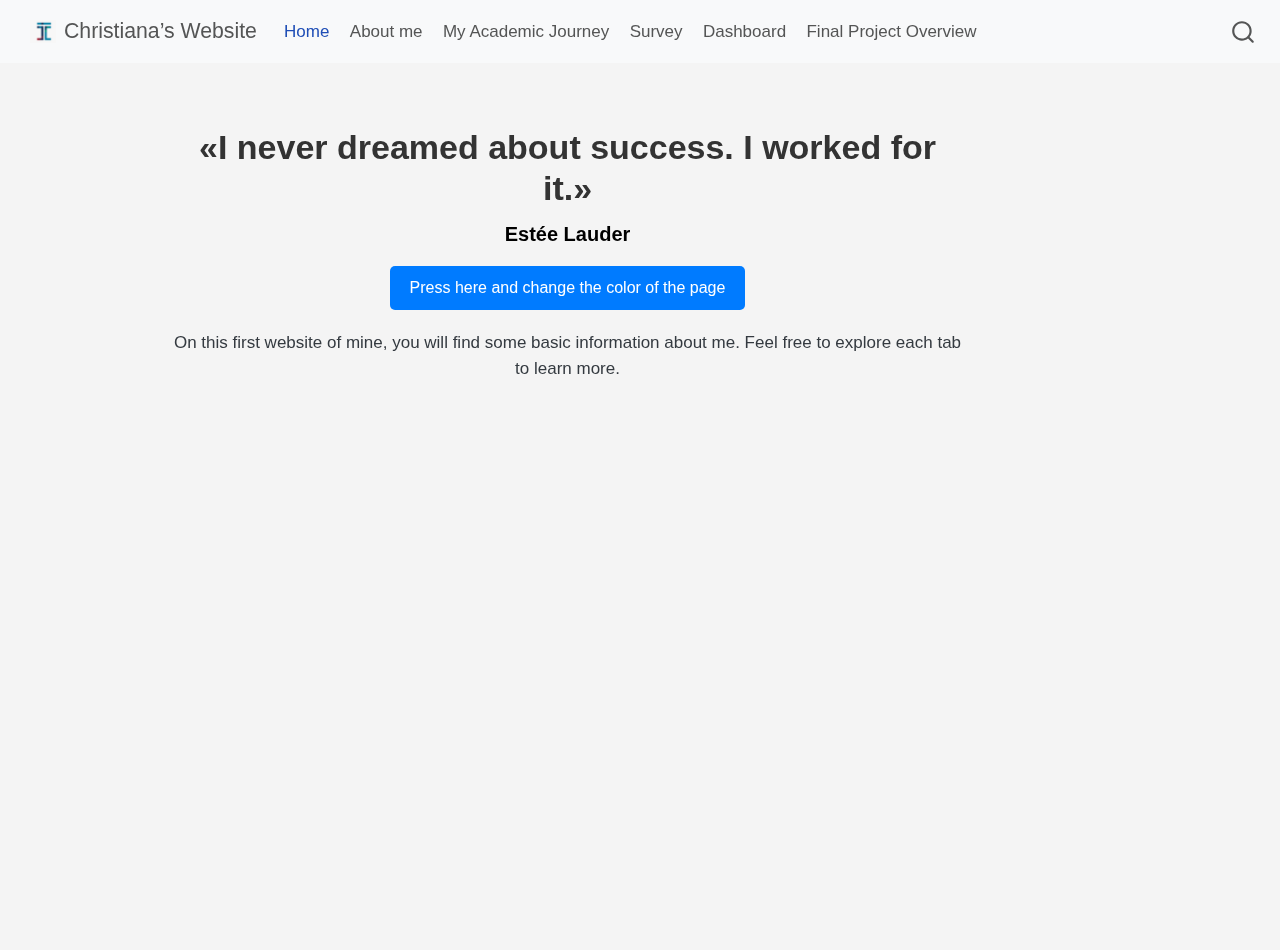
<file: docs/index.html>
<!DOCTYPE html>
<html xmlns="http://www.w3.org/1999/xhtml" lang="en" xml:lang="en"><head>

<meta charset="utf-8">
<meta name="generator" content="quarto-1.6.40">

<meta name="viewport" content="width=device-width, initial-scale=1.0, user-scalable=yes">


<title>Christiana’s Website</title>
<style>
code{white-space: pre-wrap;}
span.smallcaps{font-variant: small-caps;}
div.columns{display: flex; gap: min(4vw, 1.5em);}
div.column{flex: auto; overflow-x: auto;}
div.hanging-indent{margin-left: 1.5em; text-indent: -1.5em;}
ul.task-list{list-style: none;}
ul.task-list li input[type="checkbox"] {
  width: 0.8em;
  margin: 0 0.8em 0.2em -1em; /* quarto-specific, see https://github.com/quarto-dev/quarto-cli/issues/4556 */ 
  vertical-align: middle;
}
</style>


<script src="site_libs/quarto-nav/quarto-nav.js"></script>
<script src="site_libs/quarto-nav/headroom.min.js"></script>
<script src="site_libs/clipboard/clipboard.min.js"></script>
<script src="site_libs/quarto-search/autocomplete.umd.js"></script>
<script src="site_libs/quarto-search/fuse.min.js"></script>
<script src="site_libs/quarto-search/quarto-search.js"></script>
<meta name="quarto:offset" content="./">
<script src="site_libs/quarto-html/quarto.js"></script>
<script src="site_libs/quarto-html/popper.min.js"></script>
<script src="site_libs/quarto-html/tippy.umd.min.js"></script>
<script src="site_libs/quarto-html/anchor.min.js"></script>
<link href="site_libs/quarto-html/tippy.css" rel="stylesheet">
<link href="site_libs/quarto-html/quarto-syntax-highlighting-549806ee2085284f45b00abea8c6df48.css" rel="stylesheet" id="quarto-text-highlighting-styles">
<script src="site_libs/bootstrap/bootstrap.min.js"></script>
<link href="site_libs/bootstrap/bootstrap-icons.css" rel="stylesheet">
<link href="site_libs/bootstrap/bootstrap-a263e05d4b056e890162460baa634a0f.min.css" rel="stylesheet" append-hash="true" id="quarto-bootstrap" data-mode="light">
<script id="quarto-search-options" type="application/json">{
  "location": "navbar",
  "copy-button": false,
  "collapse-after": 3,
  "panel-placement": "end",
  "type": "overlay",
  "limit": 50,
  "keyboard-shortcut": [
    "f",
    "/",
    "s"
  ],
  "show-item-context": false,
  "language": {
    "search-no-results-text": "No results",
    "search-matching-documents-text": "matching documents",
    "search-copy-link-title": "Copy link to search",
    "search-hide-matches-text": "Hide additional matches",
    "search-more-match-text": "more match in this document",
    "search-more-matches-text": "more matches in this document",
    "search-clear-button-title": "Clear",
    "search-text-placeholder": "",
    "search-detached-cancel-button-title": "Cancel",
    "search-submit-button-title": "Submit",
    "search-label": "Search"
  }
}</script>


<link rel="stylesheet" href="styles.css">
</head>

<body class="nav-fixed">

<div id="quarto-search-results"></div>
  <header id="quarto-header" class="headroom fixed-top">
    <nav class="navbar navbar-expand-lg " data-bs-theme="dark">
      <div class="navbar-container container-fluid">
      <div class="navbar-brand-container mx-auto">
    <a href="./index.html" class="navbar-brand navbar-brand-logo">
    <img src="./images/logo_tepak.png" alt="" class="navbar-logo">
    </a>
    <a class="navbar-brand" href="./index.html">
    <span class="navbar-title">Christiana’s Website</span>
    </a>
  </div>
            <div id="quarto-search" class="" title="Search"></div>
          <button class="navbar-toggler" type="button" data-bs-toggle="collapse" data-bs-target="#navbarCollapse" aria-controls="navbarCollapse" role="menu" aria-expanded="false" aria-label="Toggle navigation" onclick="if (window.quartoToggleHeadroom) { window.quartoToggleHeadroom(); }">
  <span class="navbar-toggler-icon"></span>
</button>
          <div class="collapse navbar-collapse" id="navbarCollapse">
            <ul class="navbar-nav navbar-nav-scroll me-auto">
  <li class="nav-item">
    <a class="nav-link active" href="./index.html" aria-current="page"> 
<span class="menu-text">Home</span></a>
  </li>  
  <li class="nav-item">
    <a class="nav-link" href="./aboutme/aboutme-index.html"> 
<span class="menu-text">About me</span></a>
  </li>  
  <li class="nav-item">
    <a class="nav-link" href="./myacademicjourney/myacademicjourney-index.html"> 
<span class="menu-text">My Academic Journey</span></a>
  </li>  
  <li class="nav-item">
    <a class="nav-link" href="./tab-iframe/iframe-index.html"> 
<span class="menu-text">Survey</span></a>
  </li>  
  <li class="nav-item">
    <a class="nav-link" href="./tab-iframe2/iframe2-index.html"> 
<span class="menu-text">Dashboard</span></a>
  </li>  
  <li class="nav-item">
    <a class="nav-link" href="./finalproject/iframe3-index.html"> 
<span class="menu-text">Final Project Overview</span></a>
  </li>  
</ul>
          </div> <!-- /navcollapse -->
            <div class="quarto-navbar-tools">
</div>
      </div> <!-- /container-fluid -->
    </nav>
</header>
<!-- content -->
<div id="quarto-content" class="quarto-container page-columns page-rows-contents page-layout-article page-navbar">
<!-- sidebar -->
<!-- margin-sidebar -->
    <div id="quarto-margin-sidebar" class="sidebar margin-sidebar zindex-bottom">
        
    </div>
<!-- main -->
<main class="content" id="quarto-document-content"><header id="title-block-header" class="quarto-title-block"></header>






<meta charset="UTF-8">
<meta name="viewport" content="width=device-width, initial-scale=1.0">
<title>
Μικρή Landing Page
</title>
<style>
        body {
            font-family: Arial, sans-serif;
            text-align: center;
            padding: 50px;
            background-color: #f4f4f4;
            transition: background-color 0.5s;
        }
        h1 {
            color: #333;
        }
        button {
            padding: 10px 20px;
            font-size: 16px;
            background-color: #007BFF;
            color: white;
            border: none;
            cursor: pointer;
            border-radius: 5px;
            transition: 0.3s;
        }
        button:hover {
            background-color: #0056b3;
        }
        p {
            margin-top: 20px; /* Προσθήκη περιθωρίου από πάνω στην παράγραφο */
        }
    </style>


<h1>
«I never dreamed about success. I worked for it.» <br> <span style="font-size: 20px; color: black;"> Estée Lauder</span>
</h1>
<button onclick="changeColor()">
Press here and change the color of the page
</button>
<script>
        function changeColor() {
            const colors = ["#f4f4f4", "#ffadad", "#ffd6a5", "#fdffb6", "#caffbf", "#9bf6ff", "#a0c4ff", "#bdb2ff"];
            const randomColor = colors[Math.floor(Math.random() * colors.length)];
            document.body.style.backgroundColor = randomColor;
        }
    </script>
<br>
<p>
On this first website of mine, you will find some basic information about me. Feel free to explore each tab to learn more.
</p>





</main> <!-- /main -->
<script id="quarto-html-after-body" type="application/javascript">
window.document.addEventListener("DOMContentLoaded", function (event) {
  const toggleBodyColorMode = (bsSheetEl) => {
    const mode = bsSheetEl.getAttribute("data-mode");
    const bodyEl = window.document.querySelector("body");
    if (mode === "dark") {
      bodyEl.classList.add("quarto-dark");
      bodyEl.classList.remove("quarto-light");
    } else {
      bodyEl.classList.add("quarto-light");
      bodyEl.classList.remove("quarto-dark");
    }
  }
  const toggleBodyColorPrimary = () => {
    const bsSheetEl = window.document.querySelector("link#quarto-bootstrap");
    if (bsSheetEl) {
      toggleBodyColorMode(bsSheetEl);
    }
  }
  toggleBodyColorPrimary();  
  const icon = "";
  const anchorJS = new window.AnchorJS();
  anchorJS.options = {
    placement: 'right',
    icon: icon
  };
  anchorJS.add('.anchored');
  const isCodeAnnotation = (el) => {
    for (const clz of el.classList) {
      if (clz.startsWith('code-annotation-')) {                     
        return true;
      }
    }
    return false;
  }
  const onCopySuccess = function(e) {
    // button target
    const button = e.trigger;
    // don't keep focus
    button.blur();
    // flash "checked"
    button.classList.add('code-copy-button-checked');
    var currentTitle = button.getAttribute("title");
    button.setAttribute("title", "Copied!");
    let tooltip;
    if (window.bootstrap) {
      button.setAttribute("data-bs-toggle", "tooltip");
      button.setAttribute("data-bs-placement", "left");
      button.setAttribute("data-bs-title", "Copied!");
      tooltip = new bootstrap.Tooltip(button, 
        { trigger: "manual", 
          customClass: "code-copy-button-tooltip",
          offset: [0, -8]});
      tooltip.show();    
    }
    setTimeout(function() {
      if (tooltip) {
        tooltip.hide();
        button.removeAttribute("data-bs-title");
        button.removeAttribute("data-bs-toggle");
        button.removeAttribute("data-bs-placement");
      }
      button.setAttribute("title", currentTitle);
      button.classList.remove('code-copy-button-checked');
    }, 1000);
    // clear code selection
    e.clearSelection();
  }
  const getTextToCopy = function(trigger) {
      const codeEl = trigger.previousElementSibling.cloneNode(true);
      for (const childEl of codeEl.children) {
        if (isCodeAnnotation(childEl)) {
          childEl.remove();
        }
      }
      return codeEl.innerText;
  }
  const clipboard = new window.ClipboardJS('.code-copy-button:not([data-in-quarto-modal])', {
    text: getTextToCopy
  });
  clipboard.on('success', onCopySuccess);
  if (window.document.getElementById('quarto-embedded-source-code-modal')) {
    const clipboardModal = new window.ClipboardJS('.code-copy-button[data-in-quarto-modal]', {
      text: getTextToCopy,
      container: window.document.getElementById('quarto-embedded-source-code-modal')
    });
    clipboardModal.on('success', onCopySuccess);
  }
    var localhostRegex = new RegExp(/^(?:http|https):\/\/localhost\:?[0-9]*\//);
    var mailtoRegex = new RegExp(/^mailto:/);
      var filterRegex = new RegExp('/' + window.location.host + '/');
    var isInternal = (href) => {
        return filterRegex.test(href) || localhostRegex.test(href) || mailtoRegex.test(href);
    }
    // Inspect non-navigation links and adorn them if external
 	var links = window.document.querySelectorAll('a[href]:not(.nav-link):not(.navbar-brand):not(.toc-action):not(.sidebar-link):not(.sidebar-item-toggle):not(.pagination-link):not(.no-external):not([aria-hidden]):not(.dropdown-item):not(.quarto-navigation-tool):not(.about-link)');
    for (var i=0; i<links.length; i++) {
      const link = links[i];
      if (!isInternal(link.href)) {
        // undo the damage that might have been done by quarto-nav.js in the case of
        // links that we want to consider external
        if (link.dataset.originalHref !== undefined) {
          link.href = link.dataset.originalHref;
        }
      }
    }
  function tippyHover(el, contentFn, onTriggerFn, onUntriggerFn) {
    const config = {
      allowHTML: true,
      maxWidth: 500,
      delay: 100,
      arrow: false,
      appendTo: function(el) {
          return el.parentElement;
      },
      interactive: true,
      interactiveBorder: 10,
      theme: 'quarto',
      placement: 'bottom-start',
    };
    if (contentFn) {
      config.content = contentFn;
    }
    if (onTriggerFn) {
      config.onTrigger = onTriggerFn;
    }
    if (onUntriggerFn) {
      config.onUntrigger = onUntriggerFn;
    }
    window.tippy(el, config); 
  }
  const noterefs = window.document.querySelectorAll('a[role="doc-noteref"]');
  for (var i=0; i<noterefs.length; i++) {
    const ref = noterefs[i];
    tippyHover(ref, function() {
      // use id or data attribute instead here
      let href = ref.getAttribute('data-footnote-href') || ref.getAttribute('href');
      try { href = new URL(href).hash; } catch {}
      const id = href.replace(/^#\/?/, "");
      const note = window.document.getElementById(id);
      if (note) {
        return note.innerHTML;
      } else {
        return "";
      }
    });
  }
  const xrefs = window.document.querySelectorAll('a.quarto-xref');
  const processXRef = (id, note) => {
    // Strip column container classes
    const stripColumnClz = (el) => {
      el.classList.remove("page-full", "page-columns");
      if (el.children) {
        for (const child of el.children) {
          stripColumnClz(child);
        }
      }
    }
    stripColumnClz(note)
    if (id === null || id.startsWith('sec-')) {
      // Special case sections, only their first couple elements
      const container = document.createElement("div");
      if (note.children && note.children.length > 2) {
        container.appendChild(note.children[0].cloneNode(true));
        for (let i = 1; i < note.children.length; i++) {
          const child = note.children[i];
          if (child.tagName === "P" && child.innerText === "") {
            continue;
          } else {
            container.appendChild(child.cloneNode(true));
            break;
          }
        }
        if (window.Quarto?.typesetMath) {
          window.Quarto.typesetMath(container);
        }
        return container.innerHTML
      } else {
        if (window.Quarto?.typesetMath) {
          window.Quarto.typesetMath(note);
        }
        return note.innerHTML;
      }
    } else {
      // Remove any anchor links if they are present
      const anchorLink = note.querySelector('a.anchorjs-link');
      if (anchorLink) {
        anchorLink.remove();
      }
      if (window.Quarto?.typesetMath) {
        window.Quarto.typesetMath(note);
      }
      if (note.classList.contains("callout")) {
        return note.outerHTML;
      } else {
        return note.innerHTML;
      }
    }
  }
  for (var i=0; i<xrefs.length; i++) {
    const xref = xrefs[i];
    tippyHover(xref, undefined, function(instance) {
      instance.disable();
      let url = xref.getAttribute('href');
      let hash = undefined; 
      if (url.startsWith('#')) {
        hash = url;
      } else {
        try { hash = new URL(url).hash; } catch {}
      }
      if (hash) {
        const id = hash.replace(/^#\/?/, "");
        const note = window.document.getElementById(id);
        if (note !== null) {
          try {
            const html = processXRef(id, note.cloneNode(true));
            instance.setContent(html);
          } finally {
            instance.enable();
            instance.show();
          }
        } else {
          // See if we can fetch this
          fetch(url.split('#')[0])
          .then(res => res.text())
          .then(html => {
            const parser = new DOMParser();
            const htmlDoc = parser.parseFromString(html, "text/html");
            const note = htmlDoc.getElementById(id);
            if (note !== null) {
              const html = processXRef(id, note);
              instance.setContent(html);
            } 
          }).finally(() => {
            instance.enable();
            instance.show();
          });
        }
      } else {
        // See if we can fetch a full url (with no hash to target)
        // This is a special case and we should probably do some content thinning / targeting
        fetch(url)
        .then(res => res.text())
        .then(html => {
          const parser = new DOMParser();
          const htmlDoc = parser.parseFromString(html, "text/html");
          const note = htmlDoc.querySelector('main.content');
          if (note !== null) {
            // This should only happen for chapter cross references
            // (since there is no id in the URL)
            // remove the first header
            if (note.children.length > 0 && note.children[0].tagName === "HEADER") {
              note.children[0].remove();
            }
            const html = processXRef(null, note);
            instance.setContent(html);
          } 
        }).finally(() => {
          instance.enable();
          instance.show();
        });
      }
    }, function(instance) {
    });
  }
      let selectedAnnoteEl;
      const selectorForAnnotation = ( cell, annotation) => {
        let cellAttr = 'data-code-cell="' + cell + '"';
        let lineAttr = 'data-code-annotation="' +  annotation + '"';
        const selector = 'span[' + cellAttr + '][' + lineAttr + ']';
        return selector;
      }
      const selectCodeLines = (annoteEl) => {
        const doc = window.document;
        const targetCell = annoteEl.getAttribute("data-target-cell");
        const targetAnnotation = annoteEl.getAttribute("data-target-annotation");
        const annoteSpan = window.document.querySelector(selectorForAnnotation(targetCell, targetAnnotation));
        const lines = annoteSpan.getAttribute("data-code-lines").split(",");
        const lineIds = lines.map((line) => {
          return targetCell + "-" + line;
        })
        let top = null;
        let height = null;
        let parent = null;
        if (lineIds.length > 0) {
            //compute the position of the single el (top and bottom and make a div)
            const el = window.document.getElementById(lineIds[0]);
            top = el.offsetTop;
            height = el.offsetHeight;
            parent = el.parentElement.parentElement;
          if (lineIds.length > 1) {
            const lastEl = window.document.getElementById(lineIds[lineIds.length - 1]);
            const bottom = lastEl.offsetTop + lastEl.offsetHeight;
            height = bottom - top;
          }
          if (top !== null && height !== null && parent !== null) {
            // cook up a div (if necessary) and position it 
            let div = window.document.getElementById("code-annotation-line-highlight");
            if (div === null) {
              div = window.document.createElement("div");
              div.setAttribute("id", "code-annotation-line-highlight");
              div.style.position = 'absolute';
              parent.appendChild(div);
            }
            div.style.top = top - 2 + "px";
            div.style.height = height + 4 + "px";
            div.style.left = 0;
            let gutterDiv = window.document.getElementById("code-annotation-line-highlight-gutter");
            if (gutterDiv === null) {
              gutterDiv = window.document.createElement("div");
              gutterDiv.setAttribute("id", "code-annotation-line-highlight-gutter");
              gutterDiv.style.position = 'absolute';
              const codeCell = window.document.getElementById(targetCell);
              const gutter = codeCell.querySelector('.code-annotation-gutter');
              gutter.appendChild(gutterDiv);
            }
            gutterDiv.style.top = top - 2 + "px";
            gutterDiv.style.height = height + 4 + "px";
          }
          selectedAnnoteEl = annoteEl;
        }
      };
      const unselectCodeLines = () => {
        const elementsIds = ["code-annotation-line-highlight", "code-annotation-line-highlight-gutter"];
        elementsIds.forEach((elId) => {
          const div = window.document.getElementById(elId);
          if (div) {
            div.remove();
          }
        });
        selectedAnnoteEl = undefined;
      };
        // Handle positioning of the toggle
    window.addEventListener(
      "resize",
      throttle(() => {
        elRect = undefined;
        if (selectedAnnoteEl) {
          selectCodeLines(selectedAnnoteEl);
        }
      }, 10)
    );
    function throttle(fn, ms) {
    let throttle = false;
    let timer;
      return (...args) => {
        if(!throttle) { // first call gets through
            fn.apply(this, args);
            throttle = true;
        } else { // all the others get throttled
            if(timer) clearTimeout(timer); // cancel #2
            timer = setTimeout(() => {
              fn.apply(this, args);
              timer = throttle = false;
            }, ms);
        }
      };
    }
      // Attach click handler to the DT
      const annoteDls = window.document.querySelectorAll('dt[data-target-cell]');
      for (const annoteDlNode of annoteDls) {
        annoteDlNode.addEventListener('click', (event) => {
          const clickedEl = event.target;
          if (clickedEl !== selectedAnnoteEl) {
            unselectCodeLines();
            const activeEl = window.document.querySelector('dt[data-target-cell].code-annotation-active');
            if (activeEl) {
              activeEl.classList.remove('code-annotation-active');
            }
            selectCodeLines(clickedEl);
            clickedEl.classList.add('code-annotation-active');
          } else {
            // Unselect the line
            unselectCodeLines();
            clickedEl.classList.remove('code-annotation-active');
          }
        });
      }
  const findCites = (el) => {
    const parentEl = el.parentElement;
    if (parentEl) {
      const cites = parentEl.dataset.cites;
      if (cites) {
        return {
          el,
          cites: cites.split(' ')
        };
      } else {
        return findCites(el.parentElement)
      }
    } else {
      return undefined;
    }
  };
  var bibliorefs = window.document.querySelectorAll('a[role="doc-biblioref"]');
  for (var i=0; i<bibliorefs.length; i++) {
    const ref = bibliorefs[i];
    const citeInfo = findCites(ref);
    if (citeInfo) {
      tippyHover(citeInfo.el, function() {
        var popup = window.document.createElement('div');
        citeInfo.cites.forEach(function(cite) {
          var citeDiv = window.document.createElement('div');
          citeDiv.classList.add('hanging-indent');
          citeDiv.classList.add('csl-entry');
          var biblioDiv = window.document.getElementById('ref-' + cite);
          if (biblioDiv) {
            citeDiv.innerHTML = biblioDiv.innerHTML;
          }
          popup.appendChild(citeDiv);
        });
        return popup.innerHTML;
      });
    }
  }
});
</script>
</div> <!-- /content -->




</body></html>
</file>
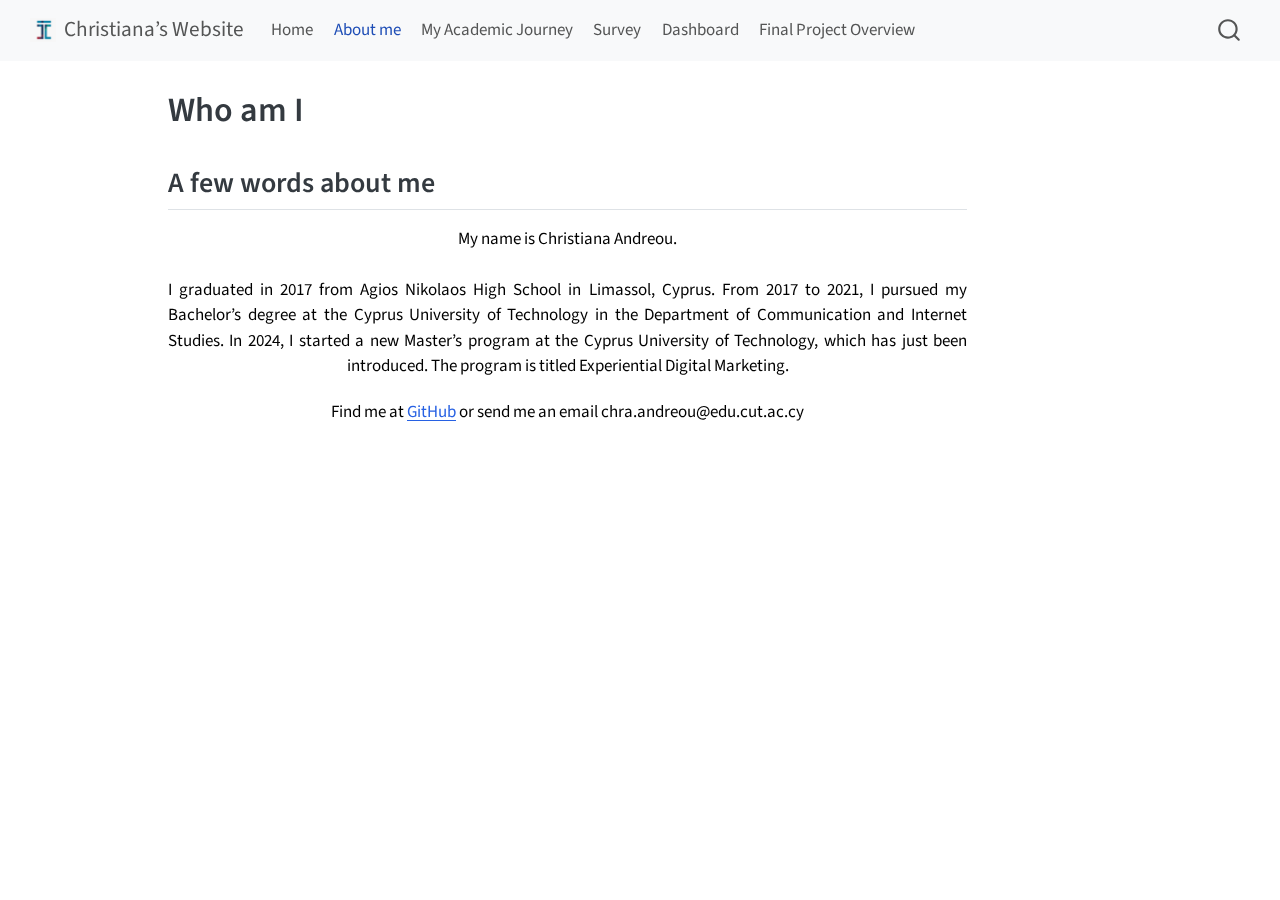
<file: docs/aboutme/aboutme-index.html>
<!DOCTYPE html>
<html xmlns="http://www.w3.org/1999/xhtml" lang="en" xml:lang="en"><head>

<meta charset="utf-8">
<meta name="generator" content="quarto-1.6.40">

<meta name="viewport" content="width=device-width, initial-scale=1.0, user-scalable=yes">


<title>Who am I – Christiana’s Website</title>
<style>
code{white-space: pre-wrap;}
span.smallcaps{font-variant: small-caps;}
div.columns{display: flex; gap: min(4vw, 1.5em);}
div.column{flex: auto; overflow-x: auto;}
div.hanging-indent{margin-left: 1.5em; text-indent: -1.5em;}
ul.task-list{list-style: none;}
ul.task-list li input[type="checkbox"] {
  width: 0.8em;
  margin: 0 0.8em 0.2em -1em; /* quarto-specific, see https://github.com/quarto-dev/quarto-cli/issues/4556 */ 
  vertical-align: middle;
}
</style>


<script src="../site_libs/quarto-nav/quarto-nav.js"></script>
<script src="../site_libs/quarto-nav/headroom.min.js"></script>
<script src="../site_libs/clipboard/clipboard.min.js"></script>
<script src="../site_libs/quarto-search/autocomplete.umd.js"></script>
<script src="../site_libs/quarto-search/fuse.min.js"></script>
<script src="../site_libs/quarto-search/quarto-search.js"></script>
<meta name="quarto:offset" content="../">
<script src="../site_libs/quarto-html/quarto.js"></script>
<script src="../site_libs/quarto-html/popper.min.js"></script>
<script src="../site_libs/quarto-html/tippy.umd.min.js"></script>
<script src="../site_libs/quarto-html/anchor.min.js"></script>
<link href="../site_libs/quarto-html/tippy.css" rel="stylesheet">
<link href="../site_libs/quarto-html/quarto-syntax-highlighting-549806ee2085284f45b00abea8c6df48.css" rel="stylesheet" id="quarto-text-highlighting-styles">
<script src="../site_libs/bootstrap/bootstrap.min.js"></script>
<link href="../site_libs/bootstrap/bootstrap-icons.css" rel="stylesheet">
<link href="../site_libs/bootstrap/bootstrap-a263e05d4b056e890162460baa634a0f.min.css" rel="stylesheet" append-hash="true" id="quarto-bootstrap" data-mode="light">
<script id="quarto-search-options" type="application/json">{
  "location": "navbar",
  "copy-button": false,
  "collapse-after": 3,
  "panel-placement": "end",
  "type": "overlay",
  "limit": 50,
  "keyboard-shortcut": [
    "f",
    "/",
    "s"
  ],
  "show-item-context": false,
  "language": {
    "search-no-results-text": "No results",
    "search-matching-documents-text": "matching documents",
    "search-copy-link-title": "Copy link to search",
    "search-hide-matches-text": "Hide additional matches",
    "search-more-match-text": "more match in this document",
    "search-more-matches-text": "more matches in this document",
    "search-clear-button-title": "Clear",
    "search-text-placeholder": "",
    "search-detached-cancel-button-title": "Cancel",
    "search-submit-button-title": "Submit",
    "search-label": "Search"
  }
}</script>


<link rel="stylesheet" href="../styles.css">
</head>

<body class="nav-fixed">

<div id="quarto-search-results"></div>
  <header id="quarto-header" class="headroom fixed-top">
    <nav class="navbar navbar-expand-lg " data-bs-theme="dark">
      <div class="navbar-container container-fluid">
      <div class="navbar-brand-container mx-auto">
    <a href="../index.html" class="navbar-brand navbar-brand-logo">
    <img src="../images/logo_tepak.png" alt="" class="navbar-logo">
    </a>
    <a class="navbar-brand" href="../index.html">
    <span class="navbar-title">Christiana’s Website</span>
    </a>
  </div>
            <div id="quarto-search" class="" title="Search"></div>
          <button class="navbar-toggler" type="button" data-bs-toggle="collapse" data-bs-target="#navbarCollapse" aria-controls="navbarCollapse" role="menu" aria-expanded="false" aria-label="Toggle navigation" onclick="if (window.quartoToggleHeadroom) { window.quartoToggleHeadroom(); }">
  <span class="navbar-toggler-icon"></span>
</button>
          <div class="collapse navbar-collapse" id="navbarCollapse">
            <ul class="navbar-nav navbar-nav-scroll me-auto">
  <li class="nav-item">
    <a class="nav-link" href="../index.html"> 
<span class="menu-text">Home</span></a>
  </li>  
  <li class="nav-item">
    <a class="nav-link active" href="../aboutme/aboutme-index.html" aria-current="page"> 
<span class="menu-text">About me</span></a>
  </li>  
  <li class="nav-item">
    <a class="nav-link" href="../myacademicjourney/myacademicjourney-index.html"> 
<span class="menu-text">My Academic Journey</span></a>
  </li>  
  <li class="nav-item">
    <a class="nav-link" href="../tab-iframe/iframe-index.html"> 
<span class="menu-text">Survey</span></a>
  </li>  
  <li class="nav-item">
    <a class="nav-link" href="../tab-iframe2/iframe2-index.html"> 
<span class="menu-text">Dashboard</span></a>
  </li>  
  <li class="nav-item">
    <a class="nav-link" href="../finalproject/iframe3-index.html"> 
<span class="menu-text">Final Project Overview</span></a>
  </li>  
</ul>
          </div> <!-- /navcollapse -->
            <div class="quarto-navbar-tools">
</div>
      </div> <!-- /container-fluid -->
    </nav>
</header>
<!-- content -->
<div id="quarto-content" class="quarto-container page-columns page-rows-contents page-layout-article page-navbar">
<!-- sidebar -->
<!-- margin-sidebar -->
    <div id="quarto-margin-sidebar" class="sidebar margin-sidebar zindex-bottom">
        
    </div>
<!-- main -->
<main class="content" id="quarto-document-content">

<header id="title-block-header" class="quarto-title-block default">
<div class="quarto-title">
<h1 class="title">Who am I</h1>
</div>



<div class="quarto-title-meta">

    
  
    
  </div>
  


</header>


<style>
    .about-text {
        text-align: justify;   /* Στοιχίζει το κείμενο */
        color: black;          /* Χρώμα μαύρο */
        text-align-last: center; /* Κεντράρει την τελευταία γραμμή */
        margin: 0 auto;        /* Κεντράρισμα του κειμένου */
        max-width: 800px;      /* Περιορίζει το πλάτος */
    }

    .space-after {
        margin-bottom: 20px;  /* Κενό μετά το κείμενο (μπορείς να το προσαρμόσεις) */
    }

    .left-align {
        text-align: left;     /* Στοιχίζει το κείμενο αριστερά */
    }
</style>
<h2 class="anchored">
A few words about me
</h2>
<p class="about-text left-align">
My name is Christiana Andreou.
</p>
<br>
<p class="about-text space-after">
I graduated in 2017 from Agios Nikolaos High School in Limassol, Cyprus. From 2017 to 2021, I pursued my Bachelor’s degree at the Cyprus University of Technology in the Department of Communication and Internet Studies. In 2024, I started a new Master’s program at the Cyprus University of Technology, which has just been introduced. The program is titled Experiential Digital Marketing.
</p>
<p class="about-text space-after">
Find me at <a href="https://github.com/ChristianaAndreou/" target="_blank">GitHub</a> or send me an email chra.andreou@edu.cut.ac.cy
</p>



</main> <!-- /main -->
<script id="quarto-html-after-body" type="application/javascript">
window.document.addEventListener("DOMContentLoaded", function (event) {
  const toggleBodyColorMode = (bsSheetEl) => {
    const mode = bsSheetEl.getAttribute("data-mode");
    const bodyEl = window.document.querySelector("body");
    if (mode === "dark") {
      bodyEl.classList.add("quarto-dark");
      bodyEl.classList.remove("quarto-light");
    } else {
      bodyEl.classList.add("quarto-light");
      bodyEl.classList.remove("quarto-dark");
    }
  }
  const toggleBodyColorPrimary = () => {
    const bsSheetEl = window.document.querySelector("link#quarto-bootstrap");
    if (bsSheetEl) {
      toggleBodyColorMode(bsSheetEl);
    }
  }
  toggleBodyColorPrimary();  
  const icon = "";
  const anchorJS = new window.AnchorJS();
  anchorJS.options = {
    placement: 'right',
    icon: icon
  };
  anchorJS.add('.anchored');
  const isCodeAnnotation = (el) => {
    for (const clz of el.classList) {
      if (clz.startsWith('code-annotation-')) {                     
        return true;
      }
    }
    return false;
  }
  const onCopySuccess = function(e) {
    // button target
    const button = e.trigger;
    // don't keep focus
    button.blur();
    // flash "checked"
    button.classList.add('code-copy-button-checked');
    var currentTitle = button.getAttribute("title");
    button.setAttribute("title", "Copied!");
    let tooltip;
    if (window.bootstrap) {
      button.setAttribute("data-bs-toggle", "tooltip");
      button.setAttribute("data-bs-placement", "left");
      button.setAttribute("data-bs-title", "Copied!");
      tooltip = new bootstrap.Tooltip(button, 
        { trigger: "manual", 
          customClass: "code-copy-button-tooltip",
          offset: [0, -8]});
      tooltip.show();    
    }
    setTimeout(function() {
      if (tooltip) {
        tooltip.hide();
        button.removeAttribute("data-bs-title");
        button.removeAttribute("data-bs-toggle");
        button.removeAttribute("data-bs-placement");
      }
      button.setAttribute("title", currentTitle);
      button.classList.remove('code-copy-button-checked');
    }, 1000);
    // clear code selection
    e.clearSelection();
  }
  const getTextToCopy = function(trigger) {
      const codeEl = trigger.previousElementSibling.cloneNode(true);
      for (const childEl of codeEl.children) {
        if (isCodeAnnotation(childEl)) {
          childEl.remove();
        }
      }
      return codeEl.innerText;
  }
  const clipboard = new window.ClipboardJS('.code-copy-button:not([data-in-quarto-modal])', {
    text: getTextToCopy
  });
  clipboard.on('success', onCopySuccess);
  if (window.document.getElementById('quarto-embedded-source-code-modal')) {
    const clipboardModal = new window.ClipboardJS('.code-copy-button[data-in-quarto-modal]', {
      text: getTextToCopy,
      container: window.document.getElementById('quarto-embedded-source-code-modal')
    });
    clipboardModal.on('success', onCopySuccess);
  }
    var localhostRegex = new RegExp(/^(?:http|https):\/\/localhost\:?[0-9]*\//);
    var mailtoRegex = new RegExp(/^mailto:/);
      var filterRegex = new RegExp('/' + window.location.host + '/');
    var isInternal = (href) => {
        return filterRegex.test(href) || localhostRegex.test(href) || mailtoRegex.test(href);
    }
    // Inspect non-navigation links and adorn them if external
 	var links = window.document.querySelectorAll('a[href]:not(.nav-link):not(.navbar-brand):not(.toc-action):not(.sidebar-link):not(.sidebar-item-toggle):not(.pagination-link):not(.no-external):not([aria-hidden]):not(.dropdown-item):not(.quarto-navigation-tool):not(.about-link)');
    for (var i=0; i<links.length; i++) {
      const link = links[i];
      if (!isInternal(link.href)) {
        // undo the damage that might have been done by quarto-nav.js in the case of
        // links that we want to consider external
        if (link.dataset.originalHref !== undefined) {
          link.href = link.dataset.originalHref;
        }
      }
    }
  function tippyHover(el, contentFn, onTriggerFn, onUntriggerFn) {
    const config = {
      allowHTML: true,
      maxWidth: 500,
      delay: 100,
      arrow: false,
      appendTo: function(el) {
          return el.parentElement;
      },
      interactive: true,
      interactiveBorder: 10,
      theme: 'quarto',
      placement: 'bottom-start',
    };
    if (contentFn) {
      config.content = contentFn;
    }
    if (onTriggerFn) {
      config.onTrigger = onTriggerFn;
    }
    if (onUntriggerFn) {
      config.onUntrigger = onUntriggerFn;
    }
    window.tippy(el, config); 
  }
  const noterefs = window.document.querySelectorAll('a[role="doc-noteref"]');
  for (var i=0; i<noterefs.length; i++) {
    const ref = noterefs[i];
    tippyHover(ref, function() {
      // use id or data attribute instead here
      let href = ref.getAttribute('data-footnote-href') || ref.getAttribute('href');
      try { href = new URL(href).hash; } catch {}
      const id = href.replace(/^#\/?/, "");
      const note = window.document.getElementById(id);
      if (note) {
        return note.innerHTML;
      } else {
        return "";
      }
    });
  }
  const xrefs = window.document.querySelectorAll('a.quarto-xref');
  const processXRef = (id, note) => {
    // Strip column container classes
    const stripColumnClz = (el) => {
      el.classList.remove("page-full", "page-columns");
      if (el.children) {
        for (const child of el.children) {
          stripColumnClz(child);
        }
      }
    }
    stripColumnClz(note)
    if (id === null || id.startsWith('sec-')) {
      // Special case sections, only their first couple elements
      const container = document.createElement("div");
      if (note.children && note.children.length > 2) {
        container.appendChild(note.children[0].cloneNode(true));
        for (let i = 1; i < note.children.length; i++) {
          const child = note.children[i];
          if (child.tagName === "P" && child.innerText === "") {
            continue;
          } else {
            container.appendChild(child.cloneNode(true));
            break;
          }
        }
        if (window.Quarto?.typesetMath) {
          window.Quarto.typesetMath(container);
        }
        return container.innerHTML
      } else {
        if (window.Quarto?.typesetMath) {
          window.Quarto.typesetMath(note);
        }
        return note.innerHTML;
      }
    } else {
      // Remove any anchor links if they are present
      const anchorLink = note.querySelector('a.anchorjs-link');
      if (anchorLink) {
        anchorLink.remove();
      }
      if (window.Quarto?.typesetMath) {
        window.Quarto.typesetMath(note);
      }
      if (note.classList.contains("callout")) {
        return note.outerHTML;
      } else {
        return note.innerHTML;
      }
    }
  }
  for (var i=0; i<xrefs.length; i++) {
    const xref = xrefs[i];
    tippyHover(xref, undefined, function(instance) {
      instance.disable();
      let url = xref.getAttribute('href');
      let hash = undefined; 
      if (url.startsWith('#')) {
        hash = url;
      } else {
        try { hash = new URL(url).hash; } catch {}
      }
      if (hash) {
        const id = hash.replace(/^#\/?/, "");
        const note = window.document.getElementById(id);
        if (note !== null) {
          try {
            const html = processXRef(id, note.cloneNode(true));
            instance.setContent(html);
          } finally {
            instance.enable();
            instance.show();
          }
        } else {
          // See if we can fetch this
          fetch(url.split('#')[0])
          .then(res => res.text())
          .then(html => {
            const parser = new DOMParser();
            const htmlDoc = parser.parseFromString(html, "text/html");
            const note = htmlDoc.getElementById(id);
            if (note !== null) {
              const html = processXRef(id, note);
              instance.setContent(html);
            } 
          }).finally(() => {
            instance.enable();
            instance.show();
          });
        }
      } else {
        // See if we can fetch a full url (with no hash to target)
        // This is a special case and we should probably do some content thinning / targeting
        fetch(url)
        .then(res => res.text())
        .then(html => {
          const parser = new DOMParser();
          const htmlDoc = parser.parseFromString(html, "text/html");
          const note = htmlDoc.querySelector('main.content');
          if (note !== null) {
            // This should only happen for chapter cross references
            // (since there is no id in the URL)
            // remove the first header
            if (note.children.length > 0 && note.children[0].tagName === "HEADER") {
              note.children[0].remove();
            }
            const html = processXRef(null, note);
            instance.setContent(html);
          } 
        }).finally(() => {
          instance.enable();
          instance.show();
        });
      }
    }, function(instance) {
    });
  }
      let selectedAnnoteEl;
      const selectorForAnnotation = ( cell, annotation) => {
        let cellAttr = 'data-code-cell="' + cell + '"';
        let lineAttr = 'data-code-annotation="' +  annotation + '"';
        const selector = 'span[' + cellAttr + '][' + lineAttr + ']';
        return selector;
      }
      const selectCodeLines = (annoteEl) => {
        const doc = window.document;
        const targetCell = annoteEl.getAttribute("data-target-cell");
        const targetAnnotation = annoteEl.getAttribute("data-target-annotation");
        const annoteSpan = window.document.querySelector(selectorForAnnotation(targetCell, targetAnnotation));
        const lines = annoteSpan.getAttribute("data-code-lines").split(",");
        const lineIds = lines.map((line) => {
          return targetCell + "-" + line;
        })
        let top = null;
        let height = null;
        let parent = null;
        if (lineIds.length > 0) {
            //compute the position of the single el (top and bottom and make a div)
            const el = window.document.getElementById(lineIds[0]);
            top = el.offsetTop;
            height = el.offsetHeight;
            parent = el.parentElement.parentElement;
          if (lineIds.length > 1) {
            const lastEl = window.document.getElementById(lineIds[lineIds.length - 1]);
            const bottom = lastEl.offsetTop + lastEl.offsetHeight;
            height = bottom - top;
          }
          if (top !== null && height !== null && parent !== null) {
            // cook up a div (if necessary) and position it 
            let div = window.document.getElementById("code-annotation-line-highlight");
            if (div === null) {
              div = window.document.createElement("div");
              div.setAttribute("id", "code-annotation-line-highlight");
              div.style.position = 'absolute';
              parent.appendChild(div);
            }
            div.style.top = top - 2 + "px";
            div.style.height = height + 4 + "px";
            div.style.left = 0;
            let gutterDiv = window.document.getElementById("code-annotation-line-highlight-gutter");
            if (gutterDiv === null) {
              gutterDiv = window.document.createElement("div");
              gutterDiv.setAttribute("id", "code-annotation-line-highlight-gutter");
              gutterDiv.style.position = 'absolute';
              const codeCell = window.document.getElementById(targetCell);
              const gutter = codeCell.querySelector('.code-annotation-gutter');
              gutter.appendChild(gutterDiv);
            }
            gutterDiv.style.top = top - 2 + "px";
            gutterDiv.style.height = height + 4 + "px";
          }
          selectedAnnoteEl = annoteEl;
        }
      };
      const unselectCodeLines = () => {
        const elementsIds = ["code-annotation-line-highlight", "code-annotation-line-highlight-gutter"];
        elementsIds.forEach((elId) => {
          const div = window.document.getElementById(elId);
          if (div) {
            div.remove();
          }
        });
        selectedAnnoteEl = undefined;
      };
        // Handle positioning of the toggle
    window.addEventListener(
      "resize",
      throttle(() => {
        elRect = undefined;
        if (selectedAnnoteEl) {
          selectCodeLines(selectedAnnoteEl);
        }
      }, 10)
    );
    function throttle(fn, ms) {
    let throttle = false;
    let timer;
      return (...args) => {
        if(!throttle) { // first call gets through
            fn.apply(this, args);
            throttle = true;
        } else { // all the others get throttled
            if(timer) clearTimeout(timer); // cancel #2
            timer = setTimeout(() => {
              fn.apply(this, args);
              timer = throttle = false;
            }, ms);
        }
      };
    }
      // Attach click handler to the DT
      const annoteDls = window.document.querySelectorAll('dt[data-target-cell]');
      for (const annoteDlNode of annoteDls) {
        annoteDlNode.addEventListener('click', (event) => {
          const clickedEl = event.target;
          if (clickedEl !== selectedAnnoteEl) {
            unselectCodeLines();
            const activeEl = window.document.querySelector('dt[data-target-cell].code-annotation-active');
            if (activeEl) {
              activeEl.classList.remove('code-annotation-active');
            }
            selectCodeLines(clickedEl);
            clickedEl.classList.add('code-annotation-active');
          } else {
            // Unselect the line
            unselectCodeLines();
            clickedEl.classList.remove('code-annotation-active');
          }
        });
      }
  const findCites = (el) => {
    const parentEl = el.parentElement;
    if (parentEl) {
      const cites = parentEl.dataset.cites;
      if (cites) {
        return {
          el,
          cites: cites.split(' ')
        };
      } else {
        return findCites(el.parentElement)
      }
    } else {
      return undefined;
    }
  };
  var bibliorefs = window.document.querySelectorAll('a[role="doc-biblioref"]');
  for (var i=0; i<bibliorefs.length; i++) {
    const ref = bibliorefs[i];
    const citeInfo = findCites(ref);
    if (citeInfo) {
      tippyHover(citeInfo.el, function() {
        var popup = window.document.createElement('div');
        citeInfo.cites.forEach(function(cite) {
          var citeDiv = window.document.createElement('div');
          citeDiv.classList.add('hanging-indent');
          citeDiv.classList.add('csl-entry');
          var biblioDiv = window.document.getElementById('ref-' + cite);
          if (biblioDiv) {
            citeDiv.innerHTML = biblioDiv.innerHTML;
          }
          popup.appendChild(citeDiv);
        });
        return popup.innerHTML;
      });
    }
  }
});
</script>
</div> <!-- /content -->




</body></html>
</file>
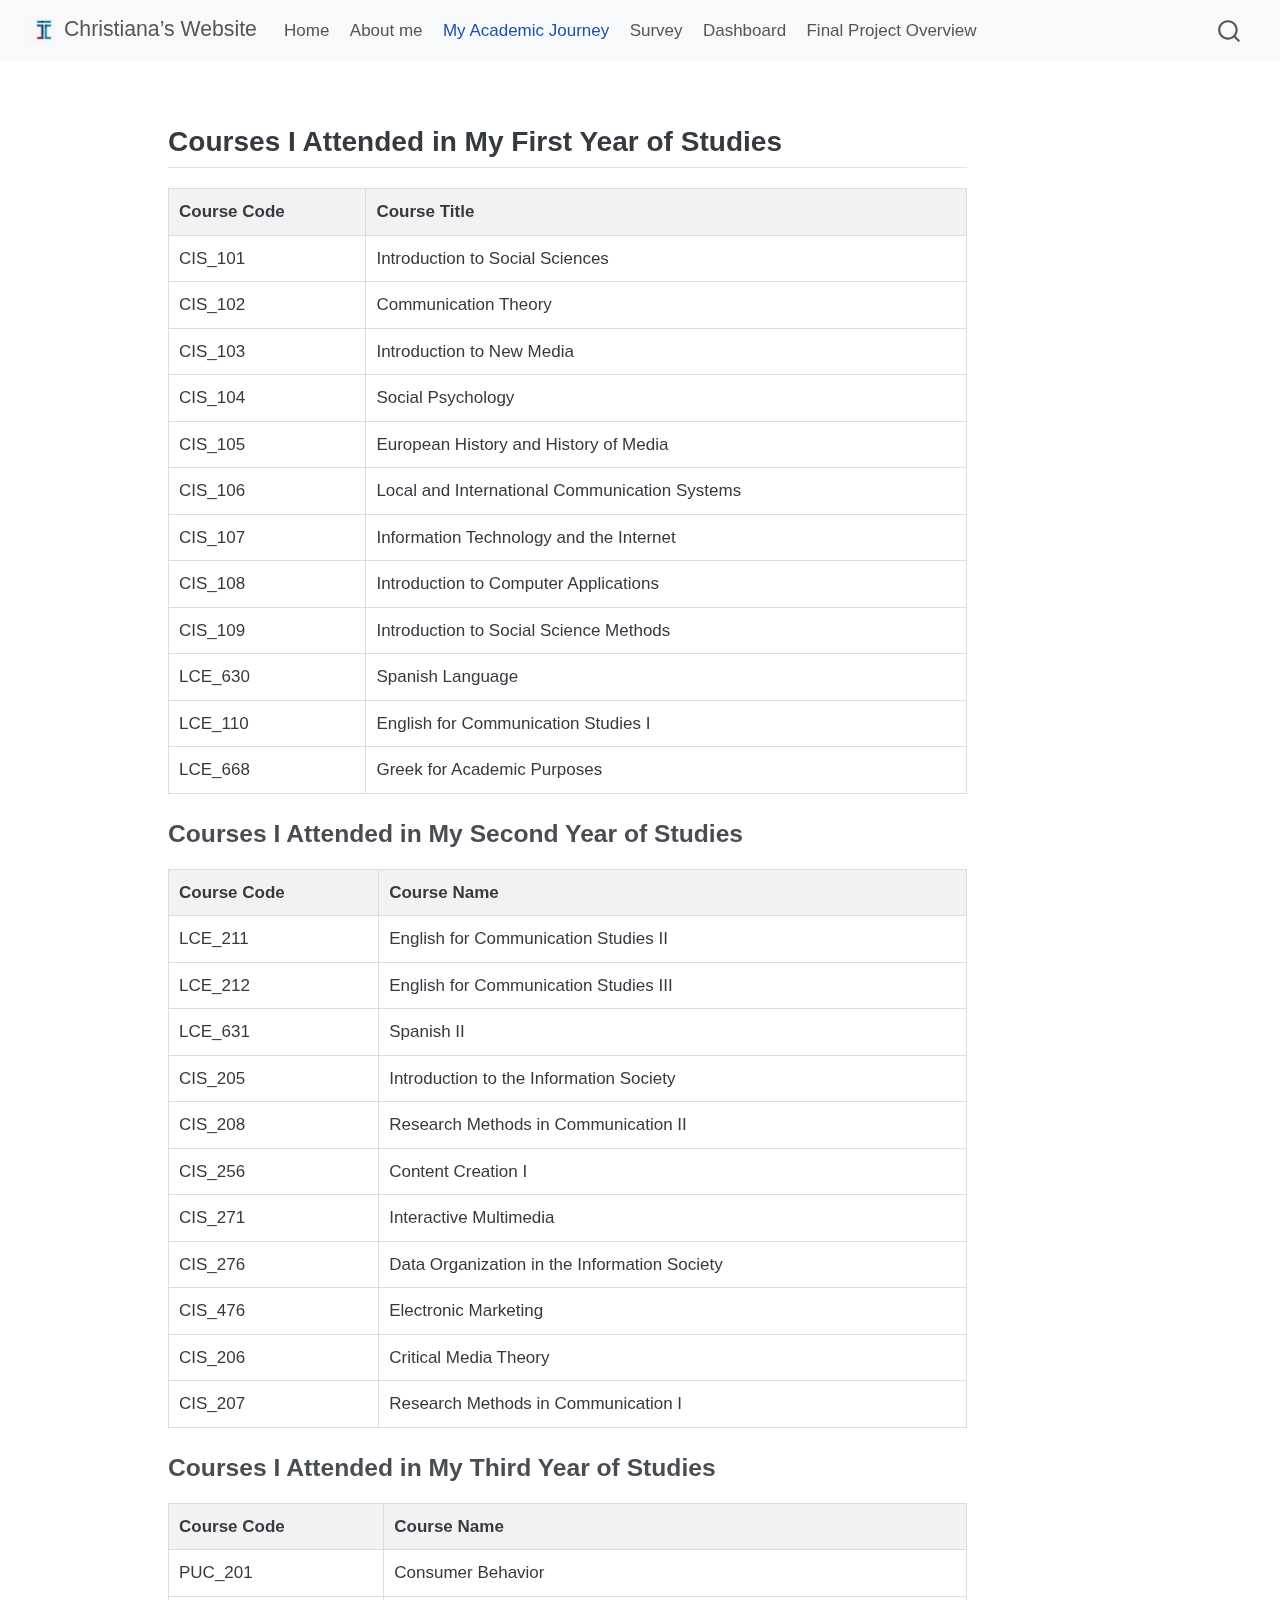
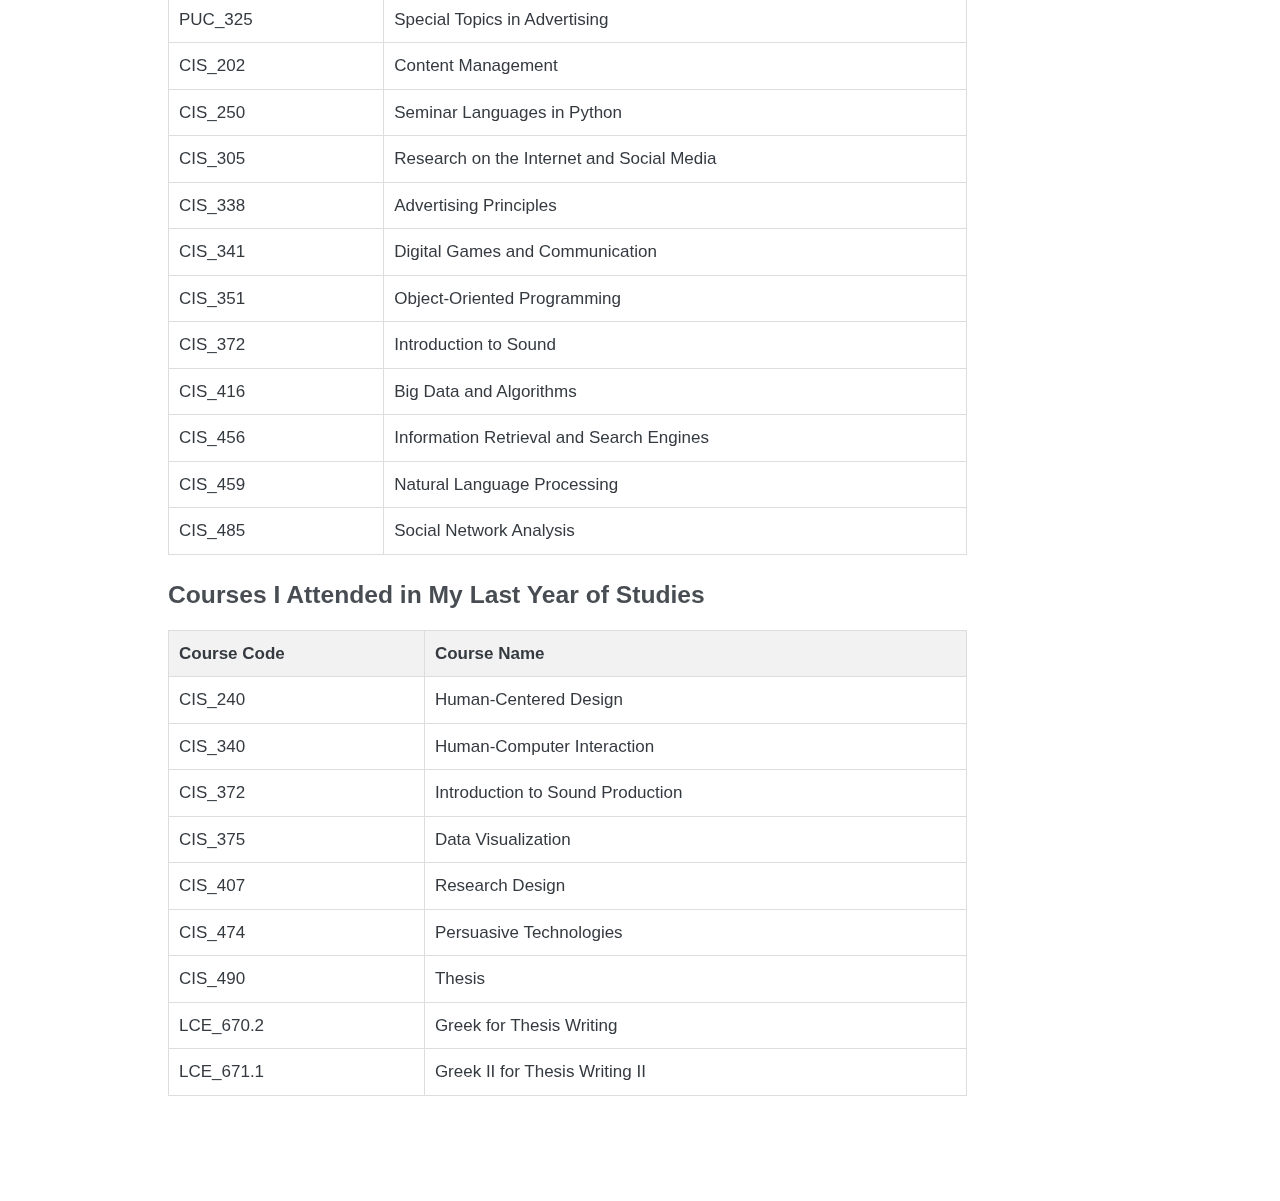
<file: docs/myacademicjourney/myacademicjourney-index.html>
<!DOCTYPE html>
<html xmlns="http://www.w3.org/1999/xhtml" lang="en" xml:lang="en"><head>

<meta charset="utf-8">
<meta name="generator" content="quarto-1.6.40">

<meta name="viewport" content="width=device-width, initial-scale=1.0, user-scalable=yes">


<title>myacademicjourney-index – Christiana's Website</title>
<style>
code{white-space: pre-wrap;}
span.smallcaps{font-variant: small-caps;}
div.columns{display: flex; gap: min(4vw, 1.5em);}
div.column{flex: auto; overflow-x: auto;}
div.hanging-indent{margin-left: 1.5em; text-indent: -1.5em;}
ul.task-list{list-style: none;}
ul.task-list li input[type="checkbox"] {
  width: 0.8em;
  margin: 0 0.8em 0.2em -1em; /* quarto-specific, see https://github.com/quarto-dev/quarto-cli/issues/4556 */ 
  vertical-align: middle;
}
</style>


<script src="../site_libs/quarto-nav/quarto-nav.js"></script>
<script src="../site_libs/quarto-nav/headroom.min.js"></script>
<script src="../site_libs/clipboard/clipboard.min.js"></script>
<script src="../site_libs/quarto-search/autocomplete.umd.js"></script>
<script src="../site_libs/quarto-search/fuse.min.js"></script>
<script src="../site_libs/quarto-search/quarto-search.js"></script>
<meta name="quarto:offset" content="../">
<script src="../site_libs/quarto-html/quarto.js"></script>
<script src="../site_libs/quarto-html/popper.min.js"></script>
<script src="../site_libs/quarto-html/tippy.umd.min.js"></script>
<script src="../site_libs/quarto-html/anchor.min.js"></script>
<link href="../site_libs/quarto-html/tippy.css" rel="stylesheet">
<link href="../site_libs/quarto-html/quarto-syntax-highlighting-549806ee2085284f45b00abea8c6df48.css" rel="stylesheet" id="quarto-text-highlighting-styles">
<script src="../site_libs/bootstrap/bootstrap.min.js"></script>
<link href="../site_libs/bootstrap/bootstrap-icons.css" rel="stylesheet">
<link href="../site_libs/bootstrap/bootstrap-a263e05d4b056e890162460baa634a0f.min.css" rel="stylesheet" append-hash="true" id="quarto-bootstrap" data-mode="light">
<script id="quarto-search-options" type="application/json">{
  "location": "navbar",
  "copy-button": false,
  "collapse-after": 3,
  "panel-placement": "end",
  "type": "overlay",
  "limit": 50,
  "keyboard-shortcut": [
    "f",
    "/",
    "s"
  ],
  "show-item-context": false,
  "language": {
    "search-no-results-text": "No results",
    "search-matching-documents-text": "matching documents",
    "search-copy-link-title": "Copy link to search",
    "search-hide-matches-text": "Hide additional matches",
    "search-more-match-text": "more match in this document",
    "search-more-matches-text": "more matches in this document",
    "search-clear-button-title": "Clear",
    "search-text-placeholder": "",
    "search-detached-cancel-button-title": "Cancel",
    "search-submit-button-title": "Submit",
    "search-label": "Search"
  }
}</script>


<link rel="stylesheet" href="../styles.css">
</head>

<body class="nav-fixed">

<div id="quarto-search-results"></div>
  <header id="quarto-header" class="headroom fixed-top">
    <nav class="navbar navbar-expand-lg " data-bs-theme="dark">
      <div class="navbar-container container-fluid">
      <div class="navbar-brand-container mx-auto">
    <a href="../index.html" class="navbar-brand navbar-brand-logo">
    <img src="../images/logo_tepak.png" alt="" class="navbar-logo">
    </a>
    <a class="navbar-brand" href="../index.html">
    <span class="navbar-title">Christiana’s Website</span>
    </a>
  </div>
            <div id="quarto-search" class="" title="Search"></div>
          <button class="navbar-toggler" type="button" data-bs-toggle="collapse" data-bs-target="#navbarCollapse" aria-controls="navbarCollapse" role="menu" aria-expanded="false" aria-label="Toggle navigation" onclick="if (window.quartoToggleHeadroom) { window.quartoToggleHeadroom(); }">
  <span class="navbar-toggler-icon"></span>
</button>
          <div class="collapse navbar-collapse" id="navbarCollapse">
            <ul class="navbar-nav navbar-nav-scroll me-auto">
  <li class="nav-item">
    <a class="nav-link" href="../index.html"> 
<span class="menu-text">Home</span></a>
  </li>  
  <li class="nav-item">
    <a class="nav-link" href="../aboutme/aboutme-index.html"> 
<span class="menu-text">About me</span></a>
  </li>  
  <li class="nav-item">
    <a class="nav-link active" href="../myacademicjourney/myacademicjourney-index.html" aria-current="page"> 
<span class="menu-text">My Academic Journey</span></a>
  </li>  
  <li class="nav-item">
    <a class="nav-link" href="../tab-iframe/iframe-index.html"> 
<span class="menu-text">Survey</span></a>
  </li>  
  <li class="nav-item">
    <a class="nav-link" href="../tab-iframe2/iframe2-index.html"> 
<span class="menu-text">Dashboard</span></a>
  </li>  
  <li class="nav-item">
    <a class="nav-link" href="../finalproject/iframe3-index.html"> 
<span class="menu-text">Final Project Overview</span></a>
  </li>  
</ul>
          </div> <!-- /navcollapse -->
            <div class="quarto-navbar-tools">
</div>
      </div> <!-- /container-fluid -->
    </nav>
</header>
<!-- content -->
<div id="quarto-content" class="quarto-container page-columns page-rows-contents page-layout-article page-navbar">
<!-- sidebar -->
<!-- margin-sidebar -->
    <div id="quarto-margin-sidebar" class="sidebar margin-sidebar zindex-bottom">
        
    </div>
<!-- main -->
<main class="content" id="quarto-document-content"><header id="title-block-header" class="quarto-title-block"></header>






<meta charset="UTF-8">
<meta name="viewport" content="width=device-width, initial-scale=1.0">
<title>
Courses
</title>
<style>
        body {
            font-family: Arial, sans-serif;
            padding: 20px;
        }
        table {
            width: 100%;
            border-collapse: collapse;
            margin-top: 20px;
        }
        th, td {
            padding: 10px;
            text-align: left;
            border: 1px solid #ddd;
        }
        th {
            background-color: #f2f2f2;
        }
    </style>


<h2 class="anchored">
Courses I Attended in My First Year of Studies
</h2>
<table>
<thead>
<tr>
<th>
Course Code
</th>
<th>
Course Title
</th>
</tr>
</thead>
<tbody>
<tr>
<td>
CIS_101
</td>
<td>
Introduction to Social Sciences
</td>
</tr>
<tr>
<td>
CIS_102
</td>
<td>
Communication Theory
</td>
</tr>
<tr>
<td>
CIS_103
</td>
<td>
Introduction to New Media
</td>
</tr>
<tr>
<td>
CIS_104
</td>
<td>
Social Psychology
</td>
</tr>
<tr>
<td>
CIS_105
</td>
<td>
European History and History of Media
</td>
</tr>
<tr>
<td>
CIS_106
</td>
<td>
Local and International Communication Systems
</td>
</tr>
<tr>
<td>
CIS_107
</td>
<td>
Information Technology and the Internet
</td>
</tr>
<tr>
<td>
CIS_108
</td>
<td>
Introduction to Computer Applications
</td>
</tr>
<tr>
<td>
CIS_109
</td>
<td>
Introduction to Social Science Methods
</td>
</tr>
<tr>
<td>
LCE_630
</td>
<td>
Spanish Language
</td>
</tr>
<tr>
<td>
LCE_110
</td>
<td>
English for Communication Studies I
</td>
</tr>
<tr>
<td>
LCE_668
</td>
<td>
Greek for Academic Purposes
</td>
</tr>
</tbody>
</table>
<h3 class="anchored">
Courses I Attended in My Second Year of Studies
</h3>
<table>
<thead>
<tr>
<th>
Course Code
</th>
<th>
Course Name
</th>
</tr>
</thead>
<tbody>
<tr>
<td>
LCE_211
</td>
<td>
English for Communication Studies II
</td>
</tr>
<tr>
<td>
LCE_212
</td>
<td>
English for Communication Studies III
</td>
</tr>
<tr>
<td>
LCE_631
</td>
<td>
Spanish II
</td>
</tr>
<tr>
<td>
CIS_205
</td>
<td>
Introduction to the Information Society
</td>
</tr>
<tr>
<td>
CIS_208
</td>
<td>
Research Methods in Communication II
</td>
</tr>
<tr>
<td>
CIS_256
</td>
<td>
Content Creation I
</td>
</tr>
<tr>
<td>
CIS_271
</td>
<td>
Interactive Multimedia
</td>
</tr>
<tr>
<td>
CIS_276
</td>
<td>
Data Organization in the Information Society
</td>
</tr>
<tr>
<td>
CIS_476
</td>
<td>
Electronic Marketing
</td>
</tr>
<tr>
<td>
CIS_206
</td>
<td>
Critical Media Theory
</td>
</tr>
<tr>
<td>
CIS_207
</td>
<td>
Research Methods in Communication I
</td>
</tr>
</tbody>
</table>
<h3 class="anchored">
Courses I Attended in My Third Year of Studies
</h3>
<table>
<thead>
<tr>
<th>
Course Code
</th>
<th>
Course Name
</th>
</tr>
</thead>
<tbody>
<tr>
<td>
PUC_201
</td>
<td>
Consumer Behavior
</td>
</tr>
<tr>
<td>
PUC_325
</td>
<td>
Special Topics in Advertising
</td>
</tr>
<tr>
<td>
CIS_202
</td>
<td>
Content Management
</td>
</tr>
<tr>
<td>
CIS_250
</td>
<td>
Seminar Languages in Python
</td>
</tr>
<tr>
<td>
CIS_305
</td>
<td>
Research on the Internet and Social Media
</td>
</tr>
<tr>
<td>
CIS_338
</td>
<td>
Advertising Principles
</td>
</tr>
<tr>
<td>
CIS_341
</td>
<td>
Digital Games and Communication
</td>
</tr>
<tr>
<td>
CIS_351
</td>
<td>
Object-Oriented Programming
</td>
</tr>
<tr>
<td>
CIS_372
</td>
<td>
Introduction to Sound
</td>
</tr>
<tr>
<td>
CIS_416
</td>
<td>
Big Data and Algorithms
</td>
</tr>
<tr>
<td>
CIS_456
</td>
<td>
Information Retrieval and Search Engines
</td>
</tr>
<tr>
<td>
CIS_459
</td>
<td>
Natural Language Processing
</td>
</tr>
<tr>
<td>
CIS_485
</td>
<td>
Social Network Analysis
</td>
</tr>
</tbody>
</table>
<h3 class="anchored">
Courses I Attended in My Last Year of Studies
</h3>
<table>
<thead>
<tr>
<th>
Course Code
</th>
<th>
Course Name
</th>
</tr>
</thead>
<tbody>
<tr>
<td>
CIS_240
</td>
<td>
Human-Centered Design
</td>
</tr>
<tr>
<td>
CIS_340
</td>
<td>
Human-Computer Interaction
</td>
</tr>
<tr>
<td>
CIS_372
</td>
<td>
Introduction to Sound Production
</td>
</tr>
<tr>
<td>
CIS_375
</td>
<td>
Data Visualization
</td>
</tr>
<tr>
<td>
CIS_407
</td>
<td>
Research Design
</td>
</tr>
<tr>
<td>
CIS_474
</td>
<td>
Persuasive Technologies
</td>
</tr>
<tr>
<td>
CIS_490
</td>
<td>
Thesis
</td>
</tr>
<tr>
<td>
LCE_670.2
</td>
<td>
Greek for Thesis Writing
</td>
</tr>
<tr>
<td>
LCE_671.1
</td>
<td>
Greek II for Thesis Writing II
</td>
</tr>
</tbody>
</table>





</main> <!-- /main -->
<script id="quarto-html-after-body" type="application/javascript">
window.document.addEventListener("DOMContentLoaded", function (event) {
  const toggleBodyColorMode = (bsSheetEl) => {
    const mode = bsSheetEl.getAttribute("data-mode");
    const bodyEl = window.document.querySelector("body");
    if (mode === "dark") {
      bodyEl.classList.add("quarto-dark");
      bodyEl.classList.remove("quarto-light");
    } else {
      bodyEl.classList.add("quarto-light");
      bodyEl.classList.remove("quarto-dark");
    }
  }
  const toggleBodyColorPrimary = () => {
    const bsSheetEl = window.document.querySelector("link#quarto-bootstrap");
    if (bsSheetEl) {
      toggleBodyColorMode(bsSheetEl);
    }
  }
  toggleBodyColorPrimary();  
  const icon = "";
  const anchorJS = new window.AnchorJS();
  anchorJS.options = {
    placement: 'right',
    icon: icon
  };
  anchorJS.add('.anchored');
  const isCodeAnnotation = (el) => {
    for (const clz of el.classList) {
      if (clz.startsWith('code-annotation-')) {                     
        return true;
      }
    }
    return false;
  }
  const onCopySuccess = function(e) {
    // button target
    const button = e.trigger;
    // don't keep focus
    button.blur();
    // flash "checked"
    button.classList.add('code-copy-button-checked');
    var currentTitle = button.getAttribute("title");
    button.setAttribute("title", "Copied!");
    let tooltip;
    if (window.bootstrap) {
      button.setAttribute("data-bs-toggle", "tooltip");
      button.setAttribute("data-bs-placement", "left");
      button.setAttribute("data-bs-title", "Copied!");
      tooltip = new bootstrap.Tooltip(button, 
        { trigger: "manual", 
          customClass: "code-copy-button-tooltip",
          offset: [0, -8]});
      tooltip.show();    
    }
    setTimeout(function() {
      if (tooltip) {
        tooltip.hide();
        button.removeAttribute("data-bs-title");
        button.removeAttribute("data-bs-toggle");
        button.removeAttribute("data-bs-placement");
      }
      button.setAttribute("title", currentTitle);
      button.classList.remove('code-copy-button-checked');
    }, 1000);
    // clear code selection
    e.clearSelection();
  }
  const getTextToCopy = function(trigger) {
      const codeEl = trigger.previousElementSibling.cloneNode(true);
      for (const childEl of codeEl.children) {
        if (isCodeAnnotation(childEl)) {
          childEl.remove();
        }
      }
      return codeEl.innerText;
  }
  const clipboard = new window.ClipboardJS('.code-copy-button:not([data-in-quarto-modal])', {
    text: getTextToCopy
  });
  clipboard.on('success', onCopySuccess);
  if (window.document.getElementById('quarto-embedded-source-code-modal')) {
    const clipboardModal = new window.ClipboardJS('.code-copy-button[data-in-quarto-modal]', {
      text: getTextToCopy,
      container: window.document.getElementById('quarto-embedded-source-code-modal')
    });
    clipboardModal.on('success', onCopySuccess);
  }
    var localhostRegex = new RegExp(/^(?:http|https):\/\/localhost\:?[0-9]*\//);
    var mailtoRegex = new RegExp(/^mailto:/);
      var filterRegex = new RegExp('/' + window.location.host + '/');
    var isInternal = (href) => {
        return filterRegex.test(href) || localhostRegex.test(href) || mailtoRegex.test(href);
    }
    // Inspect non-navigation links and adorn them if external
 	var links = window.document.querySelectorAll('a[href]:not(.nav-link):not(.navbar-brand):not(.toc-action):not(.sidebar-link):not(.sidebar-item-toggle):not(.pagination-link):not(.no-external):not([aria-hidden]):not(.dropdown-item):not(.quarto-navigation-tool):not(.about-link)');
    for (var i=0; i<links.length; i++) {
      const link = links[i];
      if (!isInternal(link.href)) {
        // undo the damage that might have been done by quarto-nav.js in the case of
        // links that we want to consider external
        if (link.dataset.originalHref !== undefined) {
          link.href = link.dataset.originalHref;
        }
      }
    }
  function tippyHover(el, contentFn, onTriggerFn, onUntriggerFn) {
    const config = {
      allowHTML: true,
      maxWidth: 500,
      delay: 100,
      arrow: false,
      appendTo: function(el) {
          return el.parentElement;
      },
      interactive: true,
      interactiveBorder: 10,
      theme: 'quarto',
      placement: 'bottom-start',
    };
    if (contentFn) {
      config.content = contentFn;
    }
    if (onTriggerFn) {
      config.onTrigger = onTriggerFn;
    }
    if (onUntriggerFn) {
      config.onUntrigger = onUntriggerFn;
    }
    window.tippy(el, config); 
  }
  const noterefs = window.document.querySelectorAll('a[role="doc-noteref"]');
  for (var i=0; i<noterefs.length; i++) {
    const ref = noterefs[i];
    tippyHover(ref, function() {
      // use id or data attribute instead here
      let href = ref.getAttribute('data-footnote-href') || ref.getAttribute('href');
      try { href = new URL(href).hash; } catch {}
      const id = href.replace(/^#\/?/, "");
      const note = window.document.getElementById(id);
      if (note) {
        return note.innerHTML;
      } else {
        return "";
      }
    });
  }
  const xrefs = window.document.querySelectorAll('a.quarto-xref');
  const processXRef = (id, note) => {
    // Strip column container classes
    const stripColumnClz = (el) => {
      el.classList.remove("page-full", "page-columns");
      if (el.children) {
        for (const child of el.children) {
          stripColumnClz(child);
        }
      }
    }
    stripColumnClz(note)
    if (id === null || id.startsWith('sec-')) {
      // Special case sections, only their first couple elements
      const container = document.createElement("div");
      if (note.children && note.children.length > 2) {
        container.appendChild(note.children[0].cloneNode(true));
        for (let i = 1; i < note.children.length; i++) {
          const child = note.children[i];
          if (child.tagName === "P" && child.innerText === "") {
            continue;
          } else {
            container.appendChild(child.cloneNode(true));
            break;
          }
        }
        if (window.Quarto?.typesetMath) {
          window.Quarto.typesetMath(container);
        }
        return container.innerHTML
      } else {
        if (window.Quarto?.typesetMath) {
          window.Quarto.typesetMath(note);
        }
        return note.innerHTML;
      }
    } else {
      // Remove any anchor links if they are present
      const anchorLink = note.querySelector('a.anchorjs-link');
      if (anchorLink) {
        anchorLink.remove();
      }
      if (window.Quarto?.typesetMath) {
        window.Quarto.typesetMath(note);
      }
      if (note.classList.contains("callout")) {
        return note.outerHTML;
      } else {
        return note.innerHTML;
      }
    }
  }
  for (var i=0; i<xrefs.length; i++) {
    const xref = xrefs[i];
    tippyHover(xref, undefined, function(instance) {
      instance.disable();
      let url = xref.getAttribute('href');
      let hash = undefined; 
      if (url.startsWith('#')) {
        hash = url;
      } else {
        try { hash = new URL(url).hash; } catch {}
      }
      if (hash) {
        const id = hash.replace(/^#\/?/, "");
        const note = window.document.getElementById(id);
        if (note !== null) {
          try {
            const html = processXRef(id, note.cloneNode(true));
            instance.setContent(html);
          } finally {
            instance.enable();
            instance.show();
          }
        } else {
          // See if we can fetch this
          fetch(url.split('#')[0])
          .then(res => res.text())
          .then(html => {
            const parser = new DOMParser();
            const htmlDoc = parser.parseFromString(html, "text/html");
            const note = htmlDoc.getElementById(id);
            if (note !== null) {
              const html = processXRef(id, note);
              instance.setContent(html);
            } 
          }).finally(() => {
            instance.enable();
            instance.show();
          });
        }
      } else {
        // See if we can fetch a full url (with no hash to target)
        // This is a special case and we should probably do some content thinning / targeting
        fetch(url)
        .then(res => res.text())
        .then(html => {
          const parser = new DOMParser();
          const htmlDoc = parser.parseFromString(html, "text/html");
          const note = htmlDoc.querySelector('main.content');
          if (note !== null) {
            // This should only happen for chapter cross references
            // (since there is no id in the URL)
            // remove the first header
            if (note.children.length > 0 && note.children[0].tagName === "HEADER") {
              note.children[0].remove();
            }
            const html = processXRef(null, note);
            instance.setContent(html);
          } 
        }).finally(() => {
          instance.enable();
          instance.show();
        });
      }
    }, function(instance) {
    });
  }
      let selectedAnnoteEl;
      const selectorForAnnotation = ( cell, annotation) => {
        let cellAttr = 'data-code-cell="' + cell + '"';
        let lineAttr = 'data-code-annotation="' +  annotation + '"';
        const selector = 'span[' + cellAttr + '][' + lineAttr + ']';
        return selector;
      }
      const selectCodeLines = (annoteEl) => {
        const doc = window.document;
        const targetCell = annoteEl.getAttribute("data-target-cell");
        const targetAnnotation = annoteEl.getAttribute("data-target-annotation");
        const annoteSpan = window.document.querySelector(selectorForAnnotation(targetCell, targetAnnotation));
        const lines = annoteSpan.getAttribute("data-code-lines").split(",");
        const lineIds = lines.map((line) => {
          return targetCell + "-" + line;
        })
        let top = null;
        let height = null;
        let parent = null;
        if (lineIds.length > 0) {
            //compute the position of the single el (top and bottom and make a div)
            const el = window.document.getElementById(lineIds[0]);
            top = el.offsetTop;
            height = el.offsetHeight;
            parent = el.parentElement.parentElement;
          if (lineIds.length > 1) {
            const lastEl = window.document.getElementById(lineIds[lineIds.length - 1]);
            const bottom = lastEl.offsetTop + lastEl.offsetHeight;
            height = bottom - top;
          }
          if (top !== null && height !== null && parent !== null) {
            // cook up a div (if necessary) and position it 
            let div = window.document.getElementById("code-annotation-line-highlight");
            if (div === null) {
              div = window.document.createElement("div");
              div.setAttribute("id", "code-annotation-line-highlight");
              div.style.position = 'absolute';
              parent.appendChild(div);
            }
            div.style.top = top - 2 + "px";
            div.style.height = height + 4 + "px";
            div.style.left = 0;
            let gutterDiv = window.document.getElementById("code-annotation-line-highlight-gutter");
            if (gutterDiv === null) {
              gutterDiv = window.document.createElement("div");
              gutterDiv.setAttribute("id", "code-annotation-line-highlight-gutter");
              gutterDiv.style.position = 'absolute';
              const codeCell = window.document.getElementById(targetCell);
              const gutter = codeCell.querySelector('.code-annotation-gutter');
              gutter.appendChild(gutterDiv);
            }
            gutterDiv.style.top = top - 2 + "px";
            gutterDiv.style.height = height + 4 + "px";
          }
          selectedAnnoteEl = annoteEl;
        }
      };
      const unselectCodeLines = () => {
        const elementsIds = ["code-annotation-line-highlight", "code-annotation-line-highlight-gutter"];
        elementsIds.forEach((elId) => {
          const div = window.document.getElementById(elId);
          if (div) {
            div.remove();
          }
        });
        selectedAnnoteEl = undefined;
      };
        // Handle positioning of the toggle
    window.addEventListener(
      "resize",
      throttle(() => {
        elRect = undefined;
        if (selectedAnnoteEl) {
          selectCodeLines(selectedAnnoteEl);
        }
      }, 10)
    );
    function throttle(fn, ms) {
    let throttle = false;
    let timer;
      return (...args) => {
        if(!throttle) { // first call gets through
            fn.apply(this, args);
            throttle = true;
        } else { // all the others get throttled
            if(timer) clearTimeout(timer); // cancel #2
            timer = setTimeout(() => {
              fn.apply(this, args);
              timer = throttle = false;
            }, ms);
        }
      };
    }
      // Attach click handler to the DT
      const annoteDls = window.document.querySelectorAll('dt[data-target-cell]');
      for (const annoteDlNode of annoteDls) {
        annoteDlNode.addEventListener('click', (event) => {
          const clickedEl = event.target;
          if (clickedEl !== selectedAnnoteEl) {
            unselectCodeLines();
            const activeEl = window.document.querySelector('dt[data-target-cell].code-annotation-active');
            if (activeEl) {
              activeEl.classList.remove('code-annotation-active');
            }
            selectCodeLines(clickedEl);
            clickedEl.classList.add('code-annotation-active');
          } else {
            // Unselect the line
            unselectCodeLines();
            clickedEl.classList.remove('code-annotation-active');
          }
        });
      }
  const findCites = (el) => {
    const parentEl = el.parentElement;
    if (parentEl) {
      const cites = parentEl.dataset.cites;
      if (cites) {
        return {
          el,
          cites: cites.split(' ')
        };
      } else {
        return findCites(el.parentElement)
      }
    } else {
      return undefined;
    }
  };
  var bibliorefs = window.document.querySelectorAll('a[role="doc-biblioref"]');
  for (var i=0; i<bibliorefs.length; i++) {
    const ref = bibliorefs[i];
    const citeInfo = findCites(ref);
    if (citeInfo) {
      tippyHover(citeInfo.el, function() {
        var popup = window.document.createElement('div');
        citeInfo.cites.forEach(function(cite) {
          var citeDiv = window.document.createElement('div');
          citeDiv.classList.add('hanging-indent');
          citeDiv.classList.add('csl-entry');
          var biblioDiv = window.document.getElementById('ref-' + cite);
          if (biblioDiv) {
            citeDiv.innerHTML = biblioDiv.innerHTML;
          }
          popup.appendChild(citeDiv);
        });
        return popup.innerHTML;
      });
    }
  }
});
</script>
</div> <!-- /content -->




</body></html>
</file>
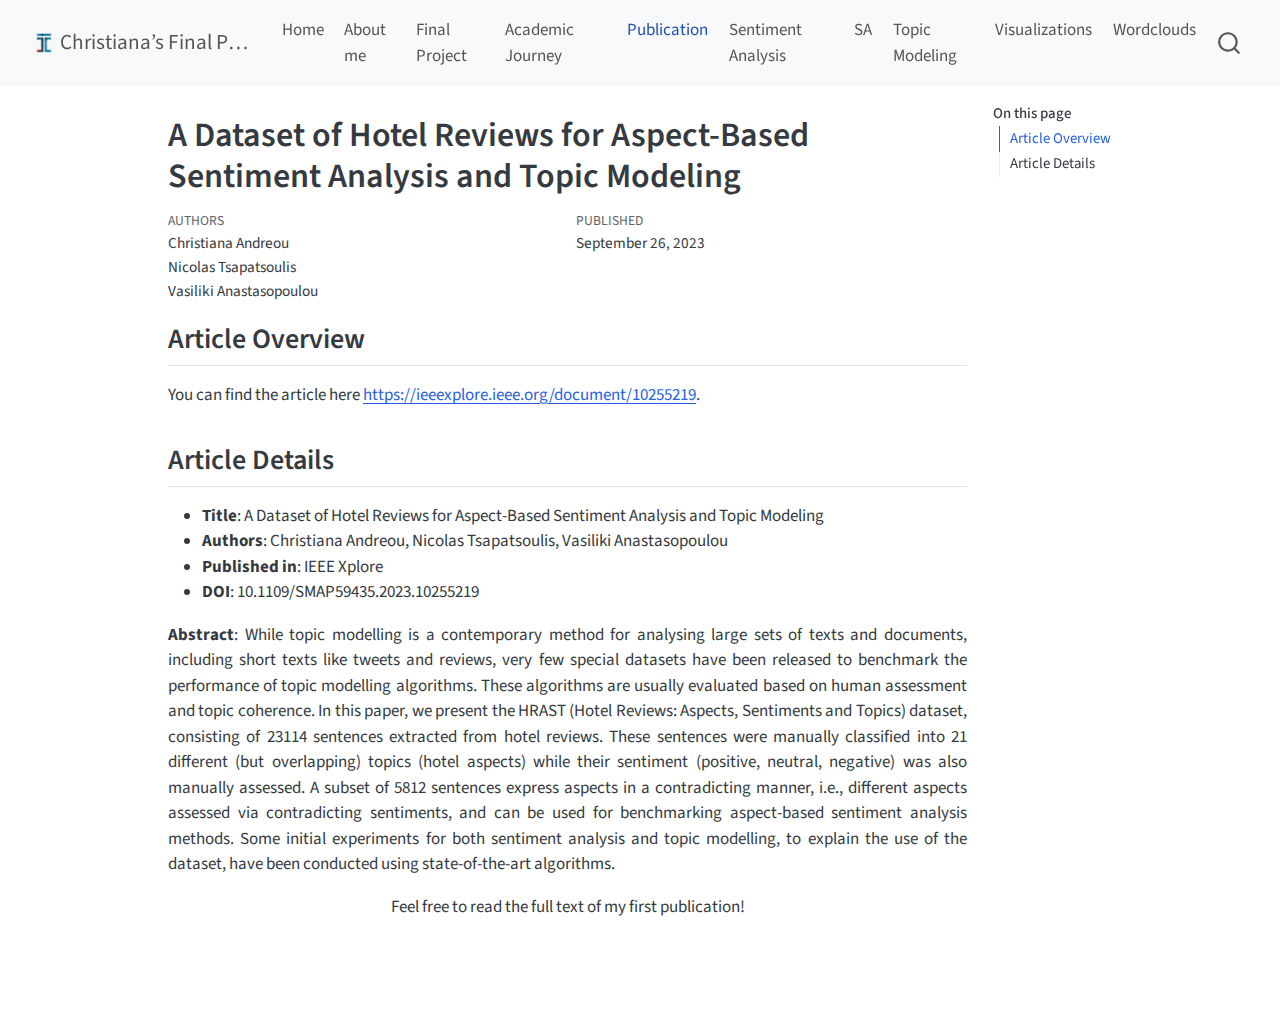
<file: docs/publication/publication.html>
<!DOCTYPE html>
<html xmlns="http://www.w3.org/1999/xhtml" lang="en" xml:lang="en"><head>

<meta charset="utf-8">
<meta name="generator" content="quarto-1.6.40">

<meta name="viewport" content="width=device-width, initial-scale=1.0, user-scalable=yes">

<meta name="dcterms.date" content="2023-09-26">

<title>A Dataset of Hotel Reviews for Aspect-Based Sentiment Analysis and Topic Modeling – Christiana’s Final Project</title>
<style>
code{white-space: pre-wrap;}
span.smallcaps{font-variant: small-caps;}
div.columns{display: flex; gap: min(4vw, 1.5em);}
div.column{flex: auto; overflow-x: auto;}
div.hanging-indent{margin-left: 1.5em; text-indent: -1.5em;}
ul.task-list{list-style: none;}
ul.task-list li input[type="checkbox"] {
  width: 0.8em;
  margin: 0 0.8em 0.2em -1em; /* quarto-specific, see https://github.com/quarto-dev/quarto-cli/issues/4556 */ 
  vertical-align: middle;
}
</style>


<script src="../site_libs/quarto-nav/quarto-nav.js"></script>
<script src="../site_libs/quarto-nav/headroom.min.js"></script>
<script src="../site_libs/clipboard/clipboard.min.js"></script>
<script src="../site_libs/quarto-search/autocomplete.umd.js"></script>
<script src="../site_libs/quarto-search/fuse.min.js"></script>
<script src="../site_libs/quarto-search/quarto-search.js"></script>
<meta name="quarto:offset" content="../">
<script src="../site_libs/quarto-html/quarto.js"></script>
<script src="../site_libs/quarto-html/popper.min.js"></script>
<script src="../site_libs/quarto-html/tippy.umd.min.js"></script>
<script src="../site_libs/quarto-html/anchor.min.js"></script>
<link href="../site_libs/quarto-html/tippy.css" rel="stylesheet">
<link href="../site_libs/quarto-html/quarto-syntax-highlighting-549806ee2085284f45b00abea8c6df48.css" rel="stylesheet" id="quarto-text-highlighting-styles">
<script src="../site_libs/bootstrap/bootstrap.min.js"></script>
<link href="../site_libs/bootstrap/bootstrap-icons.css" rel="stylesheet">
<link href="../site_libs/bootstrap/bootstrap-a263e05d4b056e890162460baa634a0f.min.css" rel="stylesheet" append-hash="true" id="quarto-bootstrap" data-mode="light">
<script id="quarto-search-options" type="application/json">{
  "location": "navbar",
  "copy-button": false,
  "collapse-after": 3,
  "panel-placement": "end",
  "type": "overlay",
  "limit": 50,
  "keyboard-shortcut": [
    "f",
    "/",
    "s"
  ],
  "show-item-context": false,
  "language": {
    "search-no-results-text": "No results",
    "search-matching-documents-text": "matching documents",
    "search-copy-link-title": "Copy link to search",
    "search-hide-matches-text": "Hide additional matches",
    "search-more-match-text": "more match in this document",
    "search-more-matches-text": "more matches in this document",
    "search-clear-button-title": "Clear",
    "search-text-placeholder": "",
    "search-detached-cancel-button-title": "Cancel",
    "search-submit-button-title": "Submit",
    "search-label": "Search"
  }
}</script>


<link rel="stylesheet" href="../styles.css">
</head>

<body class="nav-fixed">

<div id="quarto-search-results"></div>
  <header id="quarto-header" class="headroom fixed-top">
    <nav class="navbar navbar-expand-lg " data-bs-theme="dark">
      <div class="navbar-container container-fluid">
      <div class="navbar-brand-container mx-auto">
    <a href="../index.html" class="navbar-brand navbar-brand-logo">
    <img src="../images/logo_tepak.png" alt="" class="navbar-logo">
    </a>
    <a class="navbar-brand" href="../index.html">
    <span class="navbar-title">Christiana’s Final Project</span>
    </a>
  </div>
            <div id="quarto-search" class="" title="Search"></div>
          <button class="navbar-toggler" type="button" data-bs-toggle="collapse" data-bs-target="#navbarCollapse" aria-controls="navbarCollapse" role="menu" aria-expanded="false" aria-label="Toggle navigation" onclick="if (window.quartoToggleHeadroom) { window.quartoToggleHeadroom(); }">
  <span class="navbar-toggler-icon"></span>
</button>
          <div class="collapse navbar-collapse" id="navbarCollapse">
            <ul class="navbar-nav navbar-nav-scroll me-auto">
  <li class="nav-item">
    <a class="nav-link" href="../index.html"> 
<span class="menu-text">Home</span></a>
  </li>  
  <li class="nav-item">
    <a class="nav-link" href="../aboutme/aboutme-index.html"> 
<span class="menu-text">About me</span></a>
  </li>  
  <li class="nav-item">
    <a class="nav-link" href="../finalproject/iframe3-index.html"> 
<span class="menu-text">Final Project</span></a>
  </li>  
  <li class="nav-item">
    <a class="nav-link" href="../myacademicjourney/myacademicjourney-index.html"> 
<span class="menu-text">Academic Journey</span></a>
  </li>  
  <li class="nav-item">
    <a class="nav-link active" href="../publication/publication.html" aria-current="page"> 
<span class="menu-text">Publication</span></a>
  </li>  
  <li class="nav-item">
    <a class="nav-link" href="../sentimentanalysis/sentimentanalysis-index.html"> 
<span class="menu-text">Sentiment Analysis</span></a>
  </li>  
  <li class="nav-item">
    <a class="nav-link" href="../SA2/SA2-index.html"> 
<span class="menu-text">SA</span></a>
  </li>  
  <li class="nav-item">
    <a class="nav-link" href="../topicmodeling/topic-index.html"> 
<span class="menu-text">Topic Modeling</span></a>
  </li>  
  <li class="nav-item">
    <a class="nav-link" href="../visualizations/vis-index.html"> 
<span class="menu-text">Visualizations</span></a>
  </li>  
  <li class="nav-item">
    <a class="nav-link" href="../wordclouds/wordclouds-index.html"> 
<span class="menu-text">Wordclouds</span></a>
  </li>  
</ul>
          </div> <!-- /navcollapse -->
            <div class="quarto-navbar-tools">
</div>
      </div> <!-- /container-fluid -->
    </nav>
</header>
<!-- content -->
<div id="quarto-content" class="quarto-container page-columns page-rows-contents page-layout-article page-navbar">
<!-- sidebar -->
<!-- margin-sidebar -->
    <div id="quarto-margin-sidebar" class="sidebar margin-sidebar">
        <nav id="TOC" role="doc-toc" class="toc-active">
    <h2 id="toc-title">On this page</h2>
   
  <ul>
  <li><a href="#article-overview" id="toc-article-overview" class="nav-link active" data-scroll-target="#article-overview">Article Overview</a></li>
  <li><a href="#article-details" id="toc-article-details" class="nav-link" data-scroll-target="#article-details">Article Details</a></li>
  </ul>
</nav>
    </div>
<!-- main -->
<main class="content" id="quarto-document-content">

<header id="title-block-header" class="quarto-title-block default">
<div class="quarto-title">
<h1 class="title">A Dataset of Hotel Reviews for Aspect-Based Sentiment Analysis and Topic Modeling</h1>
</div>



<div class="quarto-title-meta">

    <div>
    <div class="quarto-title-meta-heading">Authors</div>
    <div class="quarto-title-meta-contents">
             <p>Christiana Andreou </p>
             <p>Nicolas Tsapatsoulis </p>
             <p>Vasiliki Anastasopoulou </p>
          </div>
  </div>
    
    <div>
    <div class="quarto-title-meta-heading">Published</div>
    <div class="quarto-title-meta-contents">
      <p class="date">September 26, 2023</p>
    </div>
  </div>
  
    
  </div>
  


</header>


<section id="article-overview" class="level2">
<h2 class="anchored" data-anchor-id="article-overview">Article Overview</h2>
<p>You can find the article here <a href="https://ieeexplore.ieee.org/document/10255219">https://ieeexplore.ieee.org/document/10255219</a>.</p>
</section>
<section id="article-details" class="level2">
<h2 class="anchored" data-anchor-id="article-details">Article Details</h2>
<ul>
<li><strong>Title</strong>: A Dataset of Hotel Reviews for Aspect-Based Sentiment Analysis and Topic Modeling</li>
<li><strong>Authors</strong>: Christiana Andreou, Nicolas Tsapatsoulis, Vasiliki Anastasopoulou</li>
<li><strong>Published in</strong>: IEEE Xplore</li>
<li><strong>DOI</strong>: 10.1109/SMAP59435.2023.10255219</li>
</ul>
<div style="text-align: justify;">
<p><strong>Abstract</strong>: While topic modelling is a contemporary method for analysing large sets of texts and documents, including short texts like tweets and reviews, very few special datasets have been released to benchmark the performance of topic modelling algorithms. These algorithms are usually evaluated based on human assessment and topic coherence. In this paper, we present the HRAST (Hotel Reviews: Aspects, Sentiments and Topics) dataset, consisting of 23114 sentences extracted from hotel reviews. These sentences were manually classified into 21 different (but overlapping) topics (hotel aspects) while their sentiment (positive, neutral, negative) was also manually assessed. A subset of 5812 sentences express aspects in a contradicting manner, i.e., different aspects assessed via contradicting sentiments, and can be used for benchmarking aspect-based sentiment analysis methods. Some initial experiments for both sentiment analysis and topic modelling, to explain the use of the dataset, have been conducted using state-of-the-art algorithms.</p>
</div>
<div style="text-align: center;">
<p>Feel free to read the full text of my first publication!</p>
</div>


</section>

</main> <!-- /main -->
<script id="quarto-html-after-body" type="application/javascript">
window.document.addEventListener("DOMContentLoaded", function (event) {
  const toggleBodyColorMode = (bsSheetEl) => {
    const mode = bsSheetEl.getAttribute("data-mode");
    const bodyEl = window.document.querySelector("body");
    if (mode === "dark") {
      bodyEl.classList.add("quarto-dark");
      bodyEl.classList.remove("quarto-light");
    } else {
      bodyEl.classList.add("quarto-light");
      bodyEl.classList.remove("quarto-dark");
    }
  }
  const toggleBodyColorPrimary = () => {
    const bsSheetEl = window.document.querySelector("link#quarto-bootstrap");
    if (bsSheetEl) {
      toggleBodyColorMode(bsSheetEl);
    }
  }
  toggleBodyColorPrimary();  
  const icon = "";
  const anchorJS = new window.AnchorJS();
  anchorJS.options = {
    placement: 'right',
    icon: icon
  };
  anchorJS.add('.anchored');
  const isCodeAnnotation = (el) => {
    for (const clz of el.classList) {
      if (clz.startsWith('code-annotation-')) {                     
        return true;
      }
    }
    return false;
  }
  const onCopySuccess = function(e) {
    // button target
    const button = e.trigger;
    // don't keep focus
    button.blur();
    // flash "checked"
    button.classList.add('code-copy-button-checked');
    var currentTitle = button.getAttribute("title");
    button.setAttribute("title", "Copied!");
    let tooltip;
    if (window.bootstrap) {
      button.setAttribute("data-bs-toggle", "tooltip");
      button.setAttribute("data-bs-placement", "left");
      button.setAttribute("data-bs-title", "Copied!");
      tooltip = new bootstrap.Tooltip(button, 
        { trigger: "manual", 
          customClass: "code-copy-button-tooltip",
          offset: [0, -8]});
      tooltip.show();    
    }
    setTimeout(function() {
      if (tooltip) {
        tooltip.hide();
        button.removeAttribute("data-bs-title");
        button.removeAttribute("data-bs-toggle");
        button.removeAttribute("data-bs-placement");
      }
      button.setAttribute("title", currentTitle);
      button.classList.remove('code-copy-button-checked');
    }, 1000);
    // clear code selection
    e.clearSelection();
  }
  const getTextToCopy = function(trigger) {
      const codeEl = trigger.previousElementSibling.cloneNode(true);
      for (const childEl of codeEl.children) {
        if (isCodeAnnotation(childEl)) {
          childEl.remove();
        }
      }
      return codeEl.innerText;
  }
  const clipboard = new window.ClipboardJS('.code-copy-button:not([data-in-quarto-modal])', {
    text: getTextToCopy
  });
  clipboard.on('success', onCopySuccess);
  if (window.document.getElementById('quarto-embedded-source-code-modal')) {
    const clipboardModal = new window.ClipboardJS('.code-copy-button[data-in-quarto-modal]', {
      text: getTextToCopy,
      container: window.document.getElementById('quarto-embedded-source-code-modal')
    });
    clipboardModal.on('success', onCopySuccess);
  }
    var localhostRegex = new RegExp(/^(?:http|https):\/\/localhost\:?[0-9]*\//);
    var mailtoRegex = new RegExp(/^mailto:/);
      var filterRegex = new RegExp('/' + window.location.host + '/');
    var isInternal = (href) => {
        return filterRegex.test(href) || localhostRegex.test(href) || mailtoRegex.test(href);
    }
    // Inspect non-navigation links and adorn them if external
 	var links = window.document.querySelectorAll('a[href]:not(.nav-link):not(.navbar-brand):not(.toc-action):not(.sidebar-link):not(.sidebar-item-toggle):not(.pagination-link):not(.no-external):not([aria-hidden]):not(.dropdown-item):not(.quarto-navigation-tool):not(.about-link)');
    for (var i=0; i<links.length; i++) {
      const link = links[i];
      if (!isInternal(link.href)) {
        // undo the damage that might have been done by quarto-nav.js in the case of
        // links that we want to consider external
        if (link.dataset.originalHref !== undefined) {
          link.href = link.dataset.originalHref;
        }
      }
    }
  function tippyHover(el, contentFn, onTriggerFn, onUntriggerFn) {
    const config = {
      allowHTML: true,
      maxWidth: 500,
      delay: 100,
      arrow: false,
      appendTo: function(el) {
          return el.parentElement;
      },
      interactive: true,
      interactiveBorder: 10,
      theme: 'quarto',
      placement: 'bottom-start',
    };
    if (contentFn) {
      config.content = contentFn;
    }
    if (onTriggerFn) {
      config.onTrigger = onTriggerFn;
    }
    if (onUntriggerFn) {
      config.onUntrigger = onUntriggerFn;
    }
    window.tippy(el, config); 
  }
  const noterefs = window.document.querySelectorAll('a[role="doc-noteref"]');
  for (var i=0; i<noterefs.length; i++) {
    const ref = noterefs[i];
    tippyHover(ref, function() {
      // use id or data attribute instead here
      let href = ref.getAttribute('data-footnote-href') || ref.getAttribute('href');
      try { href = new URL(href).hash; } catch {}
      const id = href.replace(/^#\/?/, "");
      const note = window.document.getElementById(id);
      if (note) {
        return note.innerHTML;
      } else {
        return "";
      }
    });
  }
  const xrefs = window.document.querySelectorAll('a.quarto-xref');
  const processXRef = (id, note) => {
    // Strip column container classes
    const stripColumnClz = (el) => {
      el.classList.remove("page-full", "page-columns");
      if (el.children) {
        for (const child of el.children) {
          stripColumnClz(child);
        }
      }
    }
    stripColumnClz(note)
    if (id === null || id.startsWith('sec-')) {
      // Special case sections, only their first couple elements
      const container = document.createElement("div");
      if (note.children && note.children.length > 2) {
        container.appendChild(note.children[0].cloneNode(true));
        for (let i = 1; i < note.children.length; i++) {
          const child = note.children[i];
          if (child.tagName === "P" && child.innerText === "") {
            continue;
          } else {
            container.appendChild(child.cloneNode(true));
            break;
          }
        }
        if (window.Quarto?.typesetMath) {
          window.Quarto.typesetMath(container);
        }
        return container.innerHTML
      } else {
        if (window.Quarto?.typesetMath) {
          window.Quarto.typesetMath(note);
        }
        return note.innerHTML;
      }
    } else {
      // Remove any anchor links if they are present
      const anchorLink = note.querySelector('a.anchorjs-link');
      if (anchorLink) {
        anchorLink.remove();
      }
      if (window.Quarto?.typesetMath) {
        window.Quarto.typesetMath(note);
      }
      if (note.classList.contains("callout")) {
        return note.outerHTML;
      } else {
        return note.innerHTML;
      }
    }
  }
  for (var i=0; i<xrefs.length; i++) {
    const xref = xrefs[i];
    tippyHover(xref, undefined, function(instance) {
      instance.disable();
      let url = xref.getAttribute('href');
      let hash = undefined; 
      if (url.startsWith('#')) {
        hash = url;
      } else {
        try { hash = new URL(url).hash; } catch {}
      }
      if (hash) {
        const id = hash.replace(/^#\/?/, "");
        const note = window.document.getElementById(id);
        if (note !== null) {
          try {
            const html = processXRef(id, note.cloneNode(true));
            instance.setContent(html);
          } finally {
            instance.enable();
            instance.show();
          }
        } else {
          // See if we can fetch this
          fetch(url.split('#')[0])
          .then(res => res.text())
          .then(html => {
            const parser = new DOMParser();
            const htmlDoc = parser.parseFromString(html, "text/html");
            const note = htmlDoc.getElementById(id);
            if (note !== null) {
              const html = processXRef(id, note);
              instance.setContent(html);
            } 
          }).finally(() => {
            instance.enable();
            instance.show();
          });
        }
      } else {
        // See if we can fetch a full url (with no hash to target)
        // This is a special case and we should probably do some content thinning / targeting
        fetch(url)
        .then(res => res.text())
        .then(html => {
          const parser = new DOMParser();
          const htmlDoc = parser.parseFromString(html, "text/html");
          const note = htmlDoc.querySelector('main.content');
          if (note !== null) {
            // This should only happen for chapter cross references
            // (since there is no id in the URL)
            // remove the first header
            if (note.children.length > 0 && note.children[0].tagName === "HEADER") {
              note.children[0].remove();
            }
            const html = processXRef(null, note);
            instance.setContent(html);
          } 
        }).finally(() => {
          instance.enable();
          instance.show();
        });
      }
    }, function(instance) {
    });
  }
      let selectedAnnoteEl;
      const selectorForAnnotation = ( cell, annotation) => {
        let cellAttr = 'data-code-cell="' + cell + '"';
        let lineAttr = 'data-code-annotation="' +  annotation + '"';
        const selector = 'span[' + cellAttr + '][' + lineAttr + ']';
        return selector;
      }
      const selectCodeLines = (annoteEl) => {
        const doc = window.document;
        const targetCell = annoteEl.getAttribute("data-target-cell");
        const targetAnnotation = annoteEl.getAttribute("data-target-annotation");
        const annoteSpan = window.document.querySelector(selectorForAnnotation(targetCell, targetAnnotation));
        const lines = annoteSpan.getAttribute("data-code-lines").split(",");
        const lineIds = lines.map((line) => {
          return targetCell + "-" + line;
        })
        let top = null;
        let height = null;
        let parent = null;
        if (lineIds.length > 0) {
            //compute the position of the single el (top and bottom and make a div)
            const el = window.document.getElementById(lineIds[0]);
            top = el.offsetTop;
            height = el.offsetHeight;
            parent = el.parentElement.parentElement;
          if (lineIds.length > 1) {
            const lastEl = window.document.getElementById(lineIds[lineIds.length - 1]);
            const bottom = lastEl.offsetTop + lastEl.offsetHeight;
            height = bottom - top;
          }
          if (top !== null && height !== null && parent !== null) {
            // cook up a div (if necessary) and position it 
            let div = window.document.getElementById("code-annotation-line-highlight");
            if (div === null) {
              div = window.document.createElement("div");
              div.setAttribute("id", "code-annotation-line-highlight");
              div.style.position = 'absolute';
              parent.appendChild(div);
            }
            div.style.top = top - 2 + "px";
            div.style.height = height + 4 + "px";
            div.style.left = 0;
            let gutterDiv = window.document.getElementById("code-annotation-line-highlight-gutter");
            if (gutterDiv === null) {
              gutterDiv = window.document.createElement("div");
              gutterDiv.setAttribute("id", "code-annotation-line-highlight-gutter");
              gutterDiv.style.position = 'absolute';
              const codeCell = window.document.getElementById(targetCell);
              const gutter = codeCell.querySelector('.code-annotation-gutter');
              gutter.appendChild(gutterDiv);
            }
            gutterDiv.style.top = top - 2 + "px";
            gutterDiv.style.height = height + 4 + "px";
          }
          selectedAnnoteEl = annoteEl;
        }
      };
      const unselectCodeLines = () => {
        const elementsIds = ["code-annotation-line-highlight", "code-annotation-line-highlight-gutter"];
        elementsIds.forEach((elId) => {
          const div = window.document.getElementById(elId);
          if (div) {
            div.remove();
          }
        });
        selectedAnnoteEl = undefined;
      };
        // Handle positioning of the toggle
    window.addEventListener(
      "resize",
      throttle(() => {
        elRect = undefined;
        if (selectedAnnoteEl) {
          selectCodeLines(selectedAnnoteEl);
        }
      }, 10)
    );
    function throttle(fn, ms) {
    let throttle = false;
    let timer;
      return (...args) => {
        if(!throttle) { // first call gets through
            fn.apply(this, args);
            throttle = true;
        } else { // all the others get throttled
            if(timer) clearTimeout(timer); // cancel #2
            timer = setTimeout(() => {
              fn.apply(this, args);
              timer = throttle = false;
            }, ms);
        }
      };
    }
      // Attach click handler to the DT
      const annoteDls = window.document.querySelectorAll('dt[data-target-cell]');
      for (const annoteDlNode of annoteDls) {
        annoteDlNode.addEventListener('click', (event) => {
          const clickedEl = event.target;
          if (clickedEl !== selectedAnnoteEl) {
            unselectCodeLines();
            const activeEl = window.document.querySelector('dt[data-target-cell].code-annotation-active');
            if (activeEl) {
              activeEl.classList.remove('code-annotation-active');
            }
            selectCodeLines(clickedEl);
            clickedEl.classList.add('code-annotation-active');
          } else {
            // Unselect the line
            unselectCodeLines();
            clickedEl.classList.remove('code-annotation-active');
          }
        });
      }
  const findCites = (el) => {
    const parentEl = el.parentElement;
    if (parentEl) {
      const cites = parentEl.dataset.cites;
      if (cites) {
        return {
          el,
          cites: cites.split(' ')
        };
      } else {
        return findCites(el.parentElement)
      }
    } else {
      return undefined;
    }
  };
  var bibliorefs = window.document.querySelectorAll('a[role="doc-biblioref"]');
  for (var i=0; i<bibliorefs.length; i++) {
    const ref = bibliorefs[i];
    const citeInfo = findCites(ref);
    if (citeInfo) {
      tippyHover(citeInfo.el, function() {
        var popup = window.document.createElement('div');
        citeInfo.cites.forEach(function(cite) {
          var citeDiv = window.document.createElement('div');
          citeDiv.classList.add('hanging-indent');
          citeDiv.classList.add('csl-entry');
          var biblioDiv = window.document.getElementById('ref-' + cite);
          if (biblioDiv) {
            citeDiv.innerHTML = biblioDiv.innerHTML;
          }
          popup.appendChild(citeDiv);
        });
        return popup.innerHTML;
      });
    }
  }
});
</script>
</div> <!-- /content -->




</body></html>
</file>
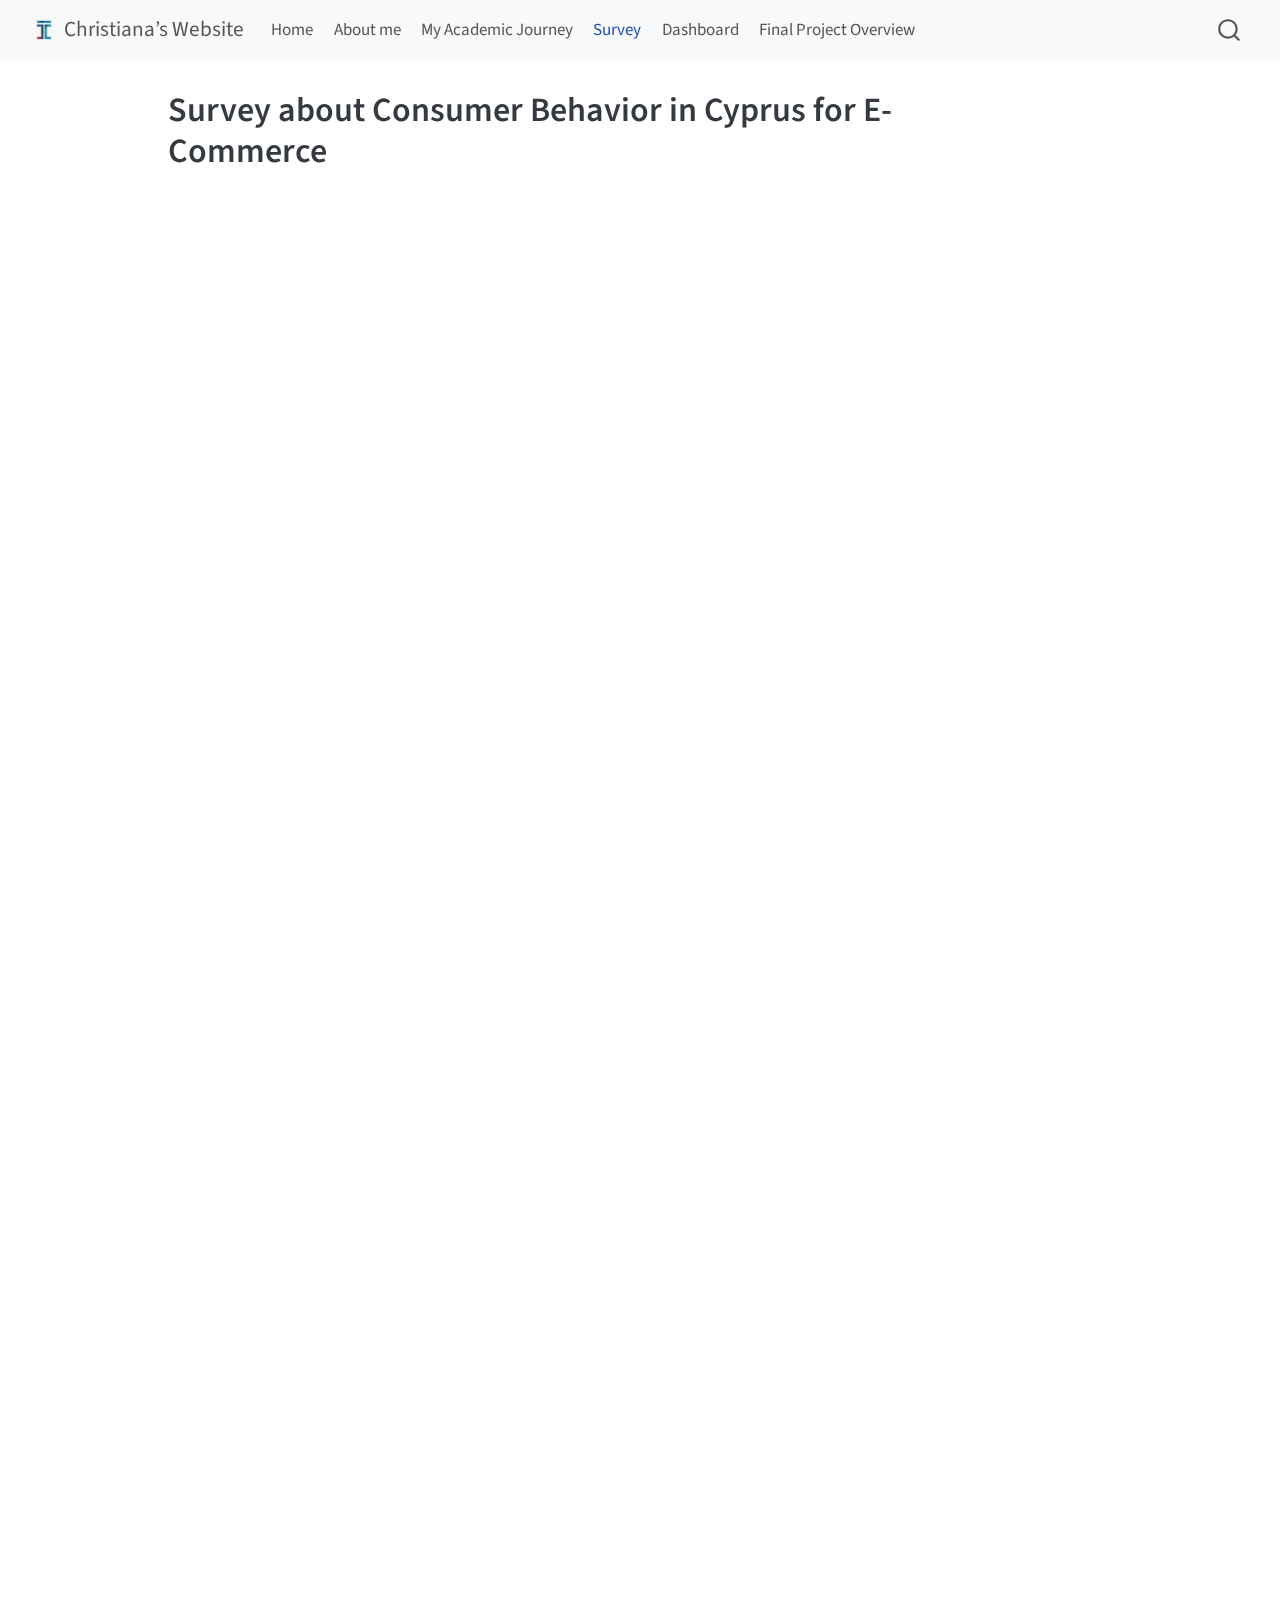
<file: docs/tab-iframe/iframe-index.html>
<!DOCTYPE html>
<html xmlns="http://www.w3.org/1999/xhtml" lang="en" xml:lang="en"><head>

<meta charset="utf-8">
<meta name="generator" content="quarto-1.6.40">

<meta name="viewport" content="width=device-width, initial-scale=1.0, user-scalable=yes">


<title>Survey about Consumer Behavior in Cyprus for E-Commerce – Christiana’s Website</title>
<style>
code{white-space: pre-wrap;}
span.smallcaps{font-variant: small-caps;}
div.columns{display: flex; gap: min(4vw, 1.5em);}
div.column{flex: auto; overflow-x: auto;}
div.hanging-indent{margin-left: 1.5em; text-indent: -1.5em;}
ul.task-list{list-style: none;}
ul.task-list li input[type="checkbox"] {
  width: 0.8em;
  margin: 0 0.8em 0.2em -1em; /* quarto-specific, see https://github.com/quarto-dev/quarto-cli/issues/4556 */ 
  vertical-align: middle;
}
</style>


<script src="../site_libs/quarto-nav/quarto-nav.js"></script>
<script src="../site_libs/quarto-nav/headroom.min.js"></script>
<script src="../site_libs/clipboard/clipboard.min.js"></script>
<script src="../site_libs/quarto-search/autocomplete.umd.js"></script>
<script src="../site_libs/quarto-search/fuse.min.js"></script>
<script src="../site_libs/quarto-search/quarto-search.js"></script>
<meta name="quarto:offset" content="../">
<script src="../site_libs/quarto-html/quarto.js"></script>
<script src="../site_libs/quarto-html/popper.min.js"></script>
<script src="../site_libs/quarto-html/tippy.umd.min.js"></script>
<script src="../site_libs/quarto-html/anchor.min.js"></script>
<link href="../site_libs/quarto-html/tippy.css" rel="stylesheet">
<link href="../site_libs/quarto-html/quarto-syntax-highlighting-549806ee2085284f45b00abea8c6df48.css" rel="stylesheet" id="quarto-text-highlighting-styles">
<script src="../site_libs/bootstrap/bootstrap.min.js"></script>
<link href="../site_libs/bootstrap/bootstrap-icons.css" rel="stylesheet">
<link href="../site_libs/bootstrap/bootstrap-a263e05d4b056e890162460baa634a0f.min.css" rel="stylesheet" append-hash="true" id="quarto-bootstrap" data-mode="light">
<script id="quarto-search-options" type="application/json">{
  "location": "navbar",
  "copy-button": false,
  "collapse-after": 3,
  "panel-placement": "end",
  "type": "overlay",
  "limit": 50,
  "keyboard-shortcut": [
    "f",
    "/",
    "s"
  ],
  "show-item-context": false,
  "language": {
    "search-no-results-text": "No results",
    "search-matching-documents-text": "matching documents",
    "search-copy-link-title": "Copy link to search",
    "search-hide-matches-text": "Hide additional matches",
    "search-more-match-text": "more match in this document",
    "search-more-matches-text": "more matches in this document",
    "search-clear-button-title": "Clear",
    "search-text-placeholder": "",
    "search-detached-cancel-button-title": "Cancel",
    "search-submit-button-title": "Submit",
    "search-label": "Search"
  }
}</script>


<link rel="stylesheet" href="../styles.css">
</head>

<body class="nav-fixed">

<div id="quarto-search-results"></div>
  <header id="quarto-header" class="headroom fixed-top">
    <nav class="navbar navbar-expand-lg " data-bs-theme="dark">
      <div class="navbar-container container-fluid">
      <div class="navbar-brand-container mx-auto">
    <a href="../index.html" class="navbar-brand navbar-brand-logo">
    <img src="../images/logo_tepak.png" alt="" class="navbar-logo">
    </a>
    <a class="navbar-brand" href="../index.html">
    <span class="navbar-title">Christiana’s Website</span>
    </a>
  </div>
            <div id="quarto-search" class="" title="Search"></div>
          <button class="navbar-toggler" type="button" data-bs-toggle="collapse" data-bs-target="#navbarCollapse" aria-controls="navbarCollapse" role="menu" aria-expanded="false" aria-label="Toggle navigation" onclick="if (window.quartoToggleHeadroom) { window.quartoToggleHeadroom(); }">
  <span class="navbar-toggler-icon"></span>
</button>
          <div class="collapse navbar-collapse" id="navbarCollapse">
            <ul class="navbar-nav navbar-nav-scroll me-auto">
  <li class="nav-item">
    <a class="nav-link" href="../index.html"> 
<span class="menu-text">Home</span></a>
  </li>  
  <li class="nav-item">
    <a class="nav-link" href="../aboutme/aboutme-index.html"> 
<span class="menu-text">About me</span></a>
  </li>  
  <li class="nav-item">
    <a class="nav-link" href="../myacademicjourney/myacademicjourney-index.html"> 
<span class="menu-text">My Academic Journey</span></a>
  </li>  
  <li class="nav-item">
    <a class="nav-link active" href="../tab-iframe/iframe-index.html" aria-current="page"> 
<span class="menu-text">Survey</span></a>
  </li>  
  <li class="nav-item">
    <a class="nav-link" href="../tab-iframe2/iframe2-index.html"> 
<span class="menu-text">Dashboard</span></a>
  </li>  
  <li class="nav-item">
    <a class="nav-link" href="../finalproject/iframe3-index.html"> 
<span class="menu-text">Final Project Overview</span></a>
  </li>  
</ul>
          </div> <!-- /navcollapse -->
            <div class="quarto-navbar-tools">
</div>
      </div> <!-- /container-fluid -->
    </nav>
</header>
<!-- content -->
<div id="quarto-content" class="quarto-container page-columns page-rows-contents page-layout-article page-navbar">
<!-- sidebar -->
<!-- margin-sidebar -->
    <div id="quarto-margin-sidebar" class="sidebar margin-sidebar zindex-bottom">
        
    </div>
<!-- main -->
<main class="content" id="quarto-document-content">

<header id="title-block-header" class="quarto-title-block default">
<div class="quarto-title">
<h1 class="title">Survey about Consumer Behavior in Cyprus for E-Commerce</h1>
</div>



<div class="quarto-title-meta">

    
  
    
  </div>
  


</header>


<iframe src="https://docs.google.com/forms/d/e/1FAIpQLSexoQFN3QcAx9oDewFbTPbEgKLafE4DvBqjOieLXpXdNNZH-w/viewform?embedded=true" width="640" height="1646" frameborder="0" marginheight="0" marginwidth="0">
</iframe>



</main> <!-- /main -->
<script id="quarto-html-after-body" type="application/javascript">
window.document.addEventListener("DOMContentLoaded", function (event) {
  const toggleBodyColorMode = (bsSheetEl) => {
    const mode = bsSheetEl.getAttribute("data-mode");
    const bodyEl = window.document.querySelector("body");
    if (mode === "dark") {
      bodyEl.classList.add("quarto-dark");
      bodyEl.classList.remove("quarto-light");
    } else {
      bodyEl.classList.add("quarto-light");
      bodyEl.classList.remove("quarto-dark");
    }
  }
  const toggleBodyColorPrimary = () => {
    const bsSheetEl = window.document.querySelector("link#quarto-bootstrap");
    if (bsSheetEl) {
      toggleBodyColorMode(bsSheetEl);
    }
  }
  toggleBodyColorPrimary();  
  const icon = "";
  const anchorJS = new window.AnchorJS();
  anchorJS.options = {
    placement: 'right',
    icon: icon
  };
  anchorJS.add('.anchored');
  const isCodeAnnotation = (el) => {
    for (const clz of el.classList) {
      if (clz.startsWith('code-annotation-')) {                     
        return true;
      }
    }
    return false;
  }
  const onCopySuccess = function(e) {
    // button target
    const button = e.trigger;
    // don't keep focus
    button.blur();
    // flash "checked"
    button.classList.add('code-copy-button-checked');
    var currentTitle = button.getAttribute("title");
    button.setAttribute("title", "Copied!");
    let tooltip;
    if (window.bootstrap) {
      button.setAttribute("data-bs-toggle", "tooltip");
      button.setAttribute("data-bs-placement", "left");
      button.setAttribute("data-bs-title", "Copied!");
      tooltip = new bootstrap.Tooltip(button, 
        { trigger: "manual", 
          customClass: "code-copy-button-tooltip",
          offset: [0, -8]});
      tooltip.show();    
    }
    setTimeout(function() {
      if (tooltip) {
        tooltip.hide();
        button.removeAttribute("data-bs-title");
        button.removeAttribute("data-bs-toggle");
        button.removeAttribute("data-bs-placement");
      }
      button.setAttribute("title", currentTitle);
      button.classList.remove('code-copy-button-checked');
    }, 1000);
    // clear code selection
    e.clearSelection();
  }
  const getTextToCopy = function(trigger) {
      const codeEl = trigger.previousElementSibling.cloneNode(true);
      for (const childEl of codeEl.children) {
        if (isCodeAnnotation(childEl)) {
          childEl.remove();
        }
      }
      return codeEl.innerText;
  }
  const clipboard = new window.ClipboardJS('.code-copy-button:not([data-in-quarto-modal])', {
    text: getTextToCopy
  });
  clipboard.on('success', onCopySuccess);
  if (window.document.getElementById('quarto-embedded-source-code-modal')) {
    const clipboardModal = new window.ClipboardJS('.code-copy-button[data-in-quarto-modal]', {
      text: getTextToCopy,
      container: window.document.getElementById('quarto-embedded-source-code-modal')
    });
    clipboardModal.on('success', onCopySuccess);
  }
    var localhostRegex = new RegExp(/^(?:http|https):\/\/localhost\:?[0-9]*\//);
    var mailtoRegex = new RegExp(/^mailto:/);
      var filterRegex = new RegExp('/' + window.location.host + '/');
    var isInternal = (href) => {
        return filterRegex.test(href) || localhostRegex.test(href) || mailtoRegex.test(href);
    }
    // Inspect non-navigation links and adorn them if external
 	var links = window.document.querySelectorAll('a[href]:not(.nav-link):not(.navbar-brand):not(.toc-action):not(.sidebar-link):not(.sidebar-item-toggle):not(.pagination-link):not(.no-external):not([aria-hidden]):not(.dropdown-item):not(.quarto-navigation-tool):not(.about-link)');
    for (var i=0; i<links.length; i++) {
      const link = links[i];
      if (!isInternal(link.href)) {
        // undo the damage that might have been done by quarto-nav.js in the case of
        // links that we want to consider external
        if (link.dataset.originalHref !== undefined) {
          link.href = link.dataset.originalHref;
        }
      }
    }
  function tippyHover(el, contentFn, onTriggerFn, onUntriggerFn) {
    const config = {
      allowHTML: true,
      maxWidth: 500,
      delay: 100,
      arrow: false,
      appendTo: function(el) {
          return el.parentElement;
      },
      interactive: true,
      interactiveBorder: 10,
      theme: 'quarto',
      placement: 'bottom-start',
    };
    if (contentFn) {
      config.content = contentFn;
    }
    if (onTriggerFn) {
      config.onTrigger = onTriggerFn;
    }
    if (onUntriggerFn) {
      config.onUntrigger = onUntriggerFn;
    }
    window.tippy(el, config); 
  }
  const noterefs = window.document.querySelectorAll('a[role="doc-noteref"]');
  for (var i=0; i<noterefs.length; i++) {
    const ref = noterefs[i];
    tippyHover(ref, function() {
      // use id or data attribute instead here
      let href = ref.getAttribute('data-footnote-href') || ref.getAttribute('href');
      try { href = new URL(href).hash; } catch {}
      const id = href.replace(/^#\/?/, "");
      const note = window.document.getElementById(id);
      if (note) {
        return note.innerHTML;
      } else {
        return "";
      }
    });
  }
  const xrefs = window.document.querySelectorAll('a.quarto-xref');
  const processXRef = (id, note) => {
    // Strip column container classes
    const stripColumnClz = (el) => {
      el.classList.remove("page-full", "page-columns");
      if (el.children) {
        for (const child of el.children) {
          stripColumnClz(child);
        }
      }
    }
    stripColumnClz(note)
    if (id === null || id.startsWith('sec-')) {
      // Special case sections, only their first couple elements
      const container = document.createElement("div");
      if (note.children && note.children.length > 2) {
        container.appendChild(note.children[0].cloneNode(true));
        for (let i = 1; i < note.children.length; i++) {
          const child = note.children[i];
          if (child.tagName === "P" && child.innerText === "") {
            continue;
          } else {
            container.appendChild(child.cloneNode(true));
            break;
          }
        }
        if (window.Quarto?.typesetMath) {
          window.Quarto.typesetMath(container);
        }
        return container.innerHTML
      } else {
        if (window.Quarto?.typesetMath) {
          window.Quarto.typesetMath(note);
        }
        return note.innerHTML;
      }
    } else {
      // Remove any anchor links if they are present
      const anchorLink = note.querySelector('a.anchorjs-link');
      if (anchorLink) {
        anchorLink.remove();
      }
      if (window.Quarto?.typesetMath) {
        window.Quarto.typesetMath(note);
      }
      if (note.classList.contains("callout")) {
        return note.outerHTML;
      } else {
        return note.innerHTML;
      }
    }
  }
  for (var i=0; i<xrefs.length; i++) {
    const xref = xrefs[i];
    tippyHover(xref, undefined, function(instance) {
      instance.disable();
      let url = xref.getAttribute('href');
      let hash = undefined; 
      if (url.startsWith('#')) {
        hash = url;
      } else {
        try { hash = new URL(url).hash; } catch {}
      }
      if (hash) {
        const id = hash.replace(/^#\/?/, "");
        const note = window.document.getElementById(id);
        if (note !== null) {
          try {
            const html = processXRef(id, note.cloneNode(true));
            instance.setContent(html);
          } finally {
            instance.enable();
            instance.show();
          }
        } else {
          // See if we can fetch this
          fetch(url.split('#')[0])
          .then(res => res.text())
          .then(html => {
            const parser = new DOMParser();
            const htmlDoc = parser.parseFromString(html, "text/html");
            const note = htmlDoc.getElementById(id);
            if (note !== null) {
              const html = processXRef(id, note);
              instance.setContent(html);
            } 
          }).finally(() => {
            instance.enable();
            instance.show();
          });
        }
      } else {
        // See if we can fetch a full url (with no hash to target)
        // This is a special case and we should probably do some content thinning / targeting
        fetch(url)
        .then(res => res.text())
        .then(html => {
          const parser = new DOMParser();
          const htmlDoc = parser.parseFromString(html, "text/html");
          const note = htmlDoc.querySelector('main.content');
          if (note !== null) {
            // This should only happen for chapter cross references
            // (since there is no id in the URL)
            // remove the first header
            if (note.children.length > 0 && note.children[0].tagName === "HEADER") {
              note.children[0].remove();
            }
            const html = processXRef(null, note);
            instance.setContent(html);
          } 
        }).finally(() => {
          instance.enable();
          instance.show();
        });
      }
    }, function(instance) {
    });
  }
      let selectedAnnoteEl;
      const selectorForAnnotation = ( cell, annotation) => {
        let cellAttr = 'data-code-cell="' + cell + '"';
        let lineAttr = 'data-code-annotation="' +  annotation + '"';
        const selector = 'span[' + cellAttr + '][' + lineAttr + ']';
        return selector;
      }
      const selectCodeLines = (annoteEl) => {
        const doc = window.document;
        const targetCell = annoteEl.getAttribute("data-target-cell");
        const targetAnnotation = annoteEl.getAttribute("data-target-annotation");
        const annoteSpan = window.document.querySelector(selectorForAnnotation(targetCell, targetAnnotation));
        const lines = annoteSpan.getAttribute("data-code-lines").split(",");
        const lineIds = lines.map((line) => {
          return targetCell + "-" + line;
        })
        let top = null;
        let height = null;
        let parent = null;
        if (lineIds.length > 0) {
            //compute the position of the single el (top and bottom and make a div)
            const el = window.document.getElementById(lineIds[0]);
            top = el.offsetTop;
            height = el.offsetHeight;
            parent = el.parentElement.parentElement;
          if (lineIds.length > 1) {
            const lastEl = window.document.getElementById(lineIds[lineIds.length - 1]);
            const bottom = lastEl.offsetTop + lastEl.offsetHeight;
            height = bottom - top;
          }
          if (top !== null && height !== null && parent !== null) {
            // cook up a div (if necessary) and position it 
            let div = window.document.getElementById("code-annotation-line-highlight");
            if (div === null) {
              div = window.document.createElement("div");
              div.setAttribute("id", "code-annotation-line-highlight");
              div.style.position = 'absolute';
              parent.appendChild(div);
            }
            div.style.top = top - 2 + "px";
            div.style.height = height + 4 + "px";
            div.style.left = 0;
            let gutterDiv = window.document.getElementById("code-annotation-line-highlight-gutter");
            if (gutterDiv === null) {
              gutterDiv = window.document.createElement("div");
              gutterDiv.setAttribute("id", "code-annotation-line-highlight-gutter");
              gutterDiv.style.position = 'absolute';
              const codeCell = window.document.getElementById(targetCell);
              const gutter = codeCell.querySelector('.code-annotation-gutter');
              gutter.appendChild(gutterDiv);
            }
            gutterDiv.style.top = top - 2 + "px";
            gutterDiv.style.height = height + 4 + "px";
          }
          selectedAnnoteEl = annoteEl;
        }
      };
      const unselectCodeLines = () => {
        const elementsIds = ["code-annotation-line-highlight", "code-annotation-line-highlight-gutter"];
        elementsIds.forEach((elId) => {
          const div = window.document.getElementById(elId);
          if (div) {
            div.remove();
          }
        });
        selectedAnnoteEl = undefined;
      };
        // Handle positioning of the toggle
    window.addEventListener(
      "resize",
      throttle(() => {
        elRect = undefined;
        if (selectedAnnoteEl) {
          selectCodeLines(selectedAnnoteEl);
        }
      }, 10)
    );
    function throttle(fn, ms) {
    let throttle = false;
    let timer;
      return (...args) => {
        if(!throttle) { // first call gets through
            fn.apply(this, args);
            throttle = true;
        } else { // all the others get throttled
            if(timer) clearTimeout(timer); // cancel #2
            timer = setTimeout(() => {
              fn.apply(this, args);
              timer = throttle = false;
            }, ms);
        }
      };
    }
      // Attach click handler to the DT
      const annoteDls = window.document.querySelectorAll('dt[data-target-cell]');
      for (const annoteDlNode of annoteDls) {
        annoteDlNode.addEventListener('click', (event) => {
          const clickedEl = event.target;
          if (clickedEl !== selectedAnnoteEl) {
            unselectCodeLines();
            const activeEl = window.document.querySelector('dt[data-target-cell].code-annotation-active');
            if (activeEl) {
              activeEl.classList.remove('code-annotation-active');
            }
            selectCodeLines(clickedEl);
            clickedEl.classList.add('code-annotation-active');
          } else {
            // Unselect the line
            unselectCodeLines();
            clickedEl.classList.remove('code-annotation-active');
          }
        });
      }
  const findCites = (el) => {
    const parentEl = el.parentElement;
    if (parentEl) {
      const cites = parentEl.dataset.cites;
      if (cites) {
        return {
          el,
          cites: cites.split(' ')
        };
      } else {
        return findCites(el.parentElement)
      }
    } else {
      return undefined;
    }
  };
  var bibliorefs = window.document.querySelectorAll('a[role="doc-biblioref"]');
  for (var i=0; i<bibliorefs.length; i++) {
    const ref = bibliorefs[i];
    const citeInfo = findCites(ref);
    if (citeInfo) {
      tippyHover(citeInfo.el, function() {
        var popup = window.document.createElement('div');
        citeInfo.cites.forEach(function(cite) {
          var citeDiv = window.document.createElement('div');
          citeDiv.classList.add('hanging-indent');
          citeDiv.classList.add('csl-entry');
          var biblioDiv = window.document.getElementById('ref-' + cite);
          if (biblioDiv) {
            citeDiv.innerHTML = biblioDiv.innerHTML;
          }
          popup.appendChild(citeDiv);
        });
        return popup.innerHTML;
      });
    }
  }
});
</script>
</div> <!-- /content -->




</body></html>
</file>
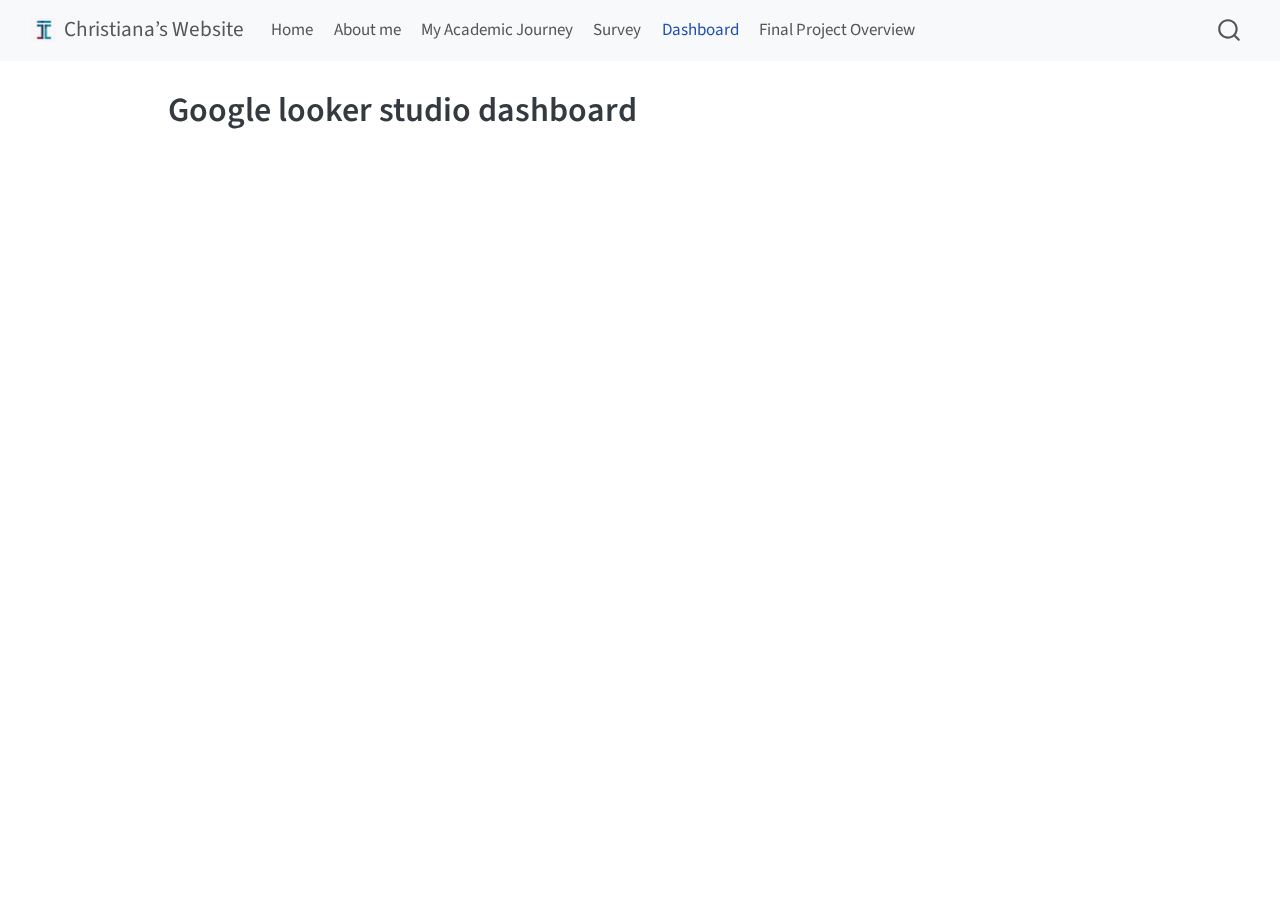
<file: docs/tab-iframe2/iframe2-index.html>
<!DOCTYPE html>
<html xmlns="http://www.w3.org/1999/xhtml" lang="en" xml:lang="en"><head>

<meta charset="utf-8">
<meta name="generator" content="quarto-1.6.40">

<meta name="viewport" content="width=device-width, initial-scale=1.0, user-scalable=yes">


<title>Google looker studio dashboard – Christiana’s Website</title>
<style>
code{white-space: pre-wrap;}
span.smallcaps{font-variant: small-caps;}
div.columns{display: flex; gap: min(4vw, 1.5em);}
div.column{flex: auto; overflow-x: auto;}
div.hanging-indent{margin-left: 1.5em; text-indent: -1.5em;}
ul.task-list{list-style: none;}
ul.task-list li input[type="checkbox"] {
  width: 0.8em;
  margin: 0 0.8em 0.2em -1em; /* quarto-specific, see https://github.com/quarto-dev/quarto-cli/issues/4556 */ 
  vertical-align: middle;
}
</style>


<script src="../site_libs/quarto-nav/quarto-nav.js"></script>
<script src="../site_libs/quarto-nav/headroom.min.js"></script>
<script src="../site_libs/clipboard/clipboard.min.js"></script>
<script src="../site_libs/quarto-search/autocomplete.umd.js"></script>
<script src="../site_libs/quarto-search/fuse.min.js"></script>
<script src="../site_libs/quarto-search/quarto-search.js"></script>
<meta name="quarto:offset" content="../">
<script src="../site_libs/quarto-html/quarto.js"></script>
<script src="../site_libs/quarto-html/popper.min.js"></script>
<script src="../site_libs/quarto-html/tippy.umd.min.js"></script>
<script src="../site_libs/quarto-html/anchor.min.js"></script>
<link href="../site_libs/quarto-html/tippy.css" rel="stylesheet">
<link href="../site_libs/quarto-html/quarto-syntax-highlighting-549806ee2085284f45b00abea8c6df48.css" rel="stylesheet" id="quarto-text-highlighting-styles">
<script src="../site_libs/bootstrap/bootstrap.min.js"></script>
<link href="../site_libs/bootstrap/bootstrap-icons.css" rel="stylesheet">
<link href="../site_libs/bootstrap/bootstrap-a263e05d4b056e890162460baa634a0f.min.css" rel="stylesheet" append-hash="true" id="quarto-bootstrap" data-mode="light">
<script id="quarto-search-options" type="application/json">{
  "location": "navbar",
  "copy-button": false,
  "collapse-after": 3,
  "panel-placement": "end",
  "type": "overlay",
  "limit": 50,
  "keyboard-shortcut": [
    "f",
    "/",
    "s"
  ],
  "show-item-context": false,
  "language": {
    "search-no-results-text": "No results",
    "search-matching-documents-text": "matching documents",
    "search-copy-link-title": "Copy link to search",
    "search-hide-matches-text": "Hide additional matches",
    "search-more-match-text": "more match in this document",
    "search-more-matches-text": "more matches in this document",
    "search-clear-button-title": "Clear",
    "search-text-placeholder": "",
    "search-detached-cancel-button-title": "Cancel",
    "search-submit-button-title": "Submit",
    "search-label": "Search"
  }
}</script>


<link rel="stylesheet" href="../styles.css">
</head>

<body class="nav-fixed">

<div id="quarto-search-results"></div>
  <header id="quarto-header" class="headroom fixed-top">
    <nav class="navbar navbar-expand-lg " data-bs-theme="dark">
      <div class="navbar-container container-fluid">
      <div class="navbar-brand-container mx-auto">
    <a href="../index.html" class="navbar-brand navbar-brand-logo">
    <img src="../images/logo_tepak.png" alt="" class="navbar-logo">
    </a>
    <a class="navbar-brand" href="../index.html">
    <span class="navbar-title">Christiana’s Website</span>
    </a>
  </div>
            <div id="quarto-search" class="" title="Search"></div>
          <button class="navbar-toggler" type="button" data-bs-toggle="collapse" data-bs-target="#navbarCollapse" aria-controls="navbarCollapse" role="menu" aria-expanded="false" aria-label="Toggle navigation" onclick="if (window.quartoToggleHeadroom) { window.quartoToggleHeadroom(); }">
  <span class="navbar-toggler-icon"></span>
</button>
          <div class="collapse navbar-collapse" id="navbarCollapse">
            <ul class="navbar-nav navbar-nav-scroll me-auto">
  <li class="nav-item">
    <a class="nav-link" href="../index.html"> 
<span class="menu-text">Home</span></a>
  </li>  
  <li class="nav-item">
    <a class="nav-link" href="../aboutme/aboutme-index.html"> 
<span class="menu-text">About me</span></a>
  </li>  
  <li class="nav-item">
    <a class="nav-link" href="../myacademicjourney/myacademicjourney-index.html"> 
<span class="menu-text">My Academic Journey</span></a>
  </li>  
  <li class="nav-item">
    <a class="nav-link" href="../tab-iframe/iframe-index.html"> 
<span class="menu-text">Survey</span></a>
  </li>  
  <li class="nav-item">
    <a class="nav-link active" href="../tab-iframe2/iframe2-index.html" aria-current="page"> 
<span class="menu-text">Dashboard</span></a>
  </li>  
  <li class="nav-item">
    <a class="nav-link" href="../finalproject/iframe3-index.html"> 
<span class="menu-text">Final Project Overview</span></a>
  </li>  
</ul>
          </div> <!-- /navcollapse -->
            <div class="quarto-navbar-tools">
</div>
      </div> <!-- /container-fluid -->
    </nav>
</header>
<!-- content -->
<div id="quarto-content" class="quarto-container page-columns page-rows-contents page-layout-article page-navbar">
<!-- sidebar -->
<!-- margin-sidebar -->
    <div id="quarto-margin-sidebar" class="sidebar margin-sidebar zindex-bottom">
        
    </div>
<!-- main -->
<main class="content" id="quarto-document-content">

<header id="title-block-header" class="quarto-title-block default">
<div class="quarto-title">
<h1 class="title">Google looker studio dashboard</h1>
</div>



<div class="quarto-title-meta">

    
  
    
  </div>
  


</header>


<iframe width="600" height="450" src="https://lookerstudio.google.com/embed/reporting/ab5aad0b-29e0-454c-90b8-602f3641acf1/page/p_oerul4chpd" frameborder="0" style="border:0" allowfullscreen="" sandbox="allow-storage-access-by-user-activation allow-scripts allow-same-origin allow-popups allow-popups-to-escape-sandbox">
</iframe>



</main> <!-- /main -->
<script id="quarto-html-after-body" type="application/javascript">
window.document.addEventListener("DOMContentLoaded", function (event) {
  const toggleBodyColorMode = (bsSheetEl) => {
    const mode = bsSheetEl.getAttribute("data-mode");
    const bodyEl = window.document.querySelector("body");
    if (mode === "dark") {
      bodyEl.classList.add("quarto-dark");
      bodyEl.classList.remove("quarto-light");
    } else {
      bodyEl.classList.add("quarto-light");
      bodyEl.classList.remove("quarto-dark");
    }
  }
  const toggleBodyColorPrimary = () => {
    const bsSheetEl = window.document.querySelector("link#quarto-bootstrap");
    if (bsSheetEl) {
      toggleBodyColorMode(bsSheetEl);
    }
  }
  toggleBodyColorPrimary();  
  const icon = "";
  const anchorJS = new window.AnchorJS();
  anchorJS.options = {
    placement: 'right',
    icon: icon
  };
  anchorJS.add('.anchored');
  const isCodeAnnotation = (el) => {
    for (const clz of el.classList) {
      if (clz.startsWith('code-annotation-')) {                     
        return true;
      }
    }
    return false;
  }
  const onCopySuccess = function(e) {
    // button target
    const button = e.trigger;
    // don't keep focus
    button.blur();
    // flash "checked"
    button.classList.add('code-copy-button-checked');
    var currentTitle = button.getAttribute("title");
    button.setAttribute("title", "Copied!");
    let tooltip;
    if (window.bootstrap) {
      button.setAttribute("data-bs-toggle", "tooltip");
      button.setAttribute("data-bs-placement", "left");
      button.setAttribute("data-bs-title", "Copied!");
      tooltip = new bootstrap.Tooltip(button, 
        { trigger: "manual", 
          customClass: "code-copy-button-tooltip",
          offset: [0, -8]});
      tooltip.show();    
    }
    setTimeout(function() {
      if (tooltip) {
        tooltip.hide();
        button.removeAttribute("data-bs-title");
        button.removeAttribute("data-bs-toggle");
        button.removeAttribute("data-bs-placement");
      }
      button.setAttribute("title", currentTitle);
      button.classList.remove('code-copy-button-checked');
    }, 1000);
    // clear code selection
    e.clearSelection();
  }
  const getTextToCopy = function(trigger) {
      const codeEl = trigger.previousElementSibling.cloneNode(true);
      for (const childEl of codeEl.children) {
        if (isCodeAnnotation(childEl)) {
          childEl.remove();
        }
      }
      return codeEl.innerText;
  }
  const clipboard = new window.ClipboardJS('.code-copy-button:not([data-in-quarto-modal])', {
    text: getTextToCopy
  });
  clipboard.on('success', onCopySuccess);
  if (window.document.getElementById('quarto-embedded-source-code-modal')) {
    const clipboardModal = new window.ClipboardJS('.code-copy-button[data-in-quarto-modal]', {
      text: getTextToCopy,
      container: window.document.getElementById('quarto-embedded-source-code-modal')
    });
    clipboardModal.on('success', onCopySuccess);
  }
    var localhostRegex = new RegExp(/^(?:http|https):\/\/localhost\:?[0-9]*\//);
    var mailtoRegex = new RegExp(/^mailto:/);
      var filterRegex = new RegExp('/' + window.location.host + '/');
    var isInternal = (href) => {
        return filterRegex.test(href) || localhostRegex.test(href) || mailtoRegex.test(href);
    }
    // Inspect non-navigation links and adorn them if external
 	var links = window.document.querySelectorAll('a[href]:not(.nav-link):not(.navbar-brand):not(.toc-action):not(.sidebar-link):not(.sidebar-item-toggle):not(.pagination-link):not(.no-external):not([aria-hidden]):not(.dropdown-item):not(.quarto-navigation-tool):not(.about-link)');
    for (var i=0; i<links.length; i++) {
      const link = links[i];
      if (!isInternal(link.href)) {
        // undo the damage that might have been done by quarto-nav.js in the case of
        // links that we want to consider external
        if (link.dataset.originalHref !== undefined) {
          link.href = link.dataset.originalHref;
        }
      }
    }
  function tippyHover(el, contentFn, onTriggerFn, onUntriggerFn) {
    const config = {
      allowHTML: true,
      maxWidth: 500,
      delay: 100,
      arrow: false,
      appendTo: function(el) {
          return el.parentElement;
      },
      interactive: true,
      interactiveBorder: 10,
      theme: 'quarto',
      placement: 'bottom-start',
    };
    if (contentFn) {
      config.content = contentFn;
    }
    if (onTriggerFn) {
      config.onTrigger = onTriggerFn;
    }
    if (onUntriggerFn) {
      config.onUntrigger = onUntriggerFn;
    }
    window.tippy(el, config); 
  }
  const noterefs = window.document.querySelectorAll('a[role="doc-noteref"]');
  for (var i=0; i<noterefs.length; i++) {
    const ref = noterefs[i];
    tippyHover(ref, function() {
      // use id or data attribute instead here
      let href = ref.getAttribute('data-footnote-href') || ref.getAttribute('href');
      try { href = new URL(href).hash; } catch {}
      const id = href.replace(/^#\/?/, "");
      const note = window.document.getElementById(id);
      if (note) {
        return note.innerHTML;
      } else {
        return "";
      }
    });
  }
  const xrefs = window.document.querySelectorAll('a.quarto-xref');
  const processXRef = (id, note) => {
    // Strip column container classes
    const stripColumnClz = (el) => {
      el.classList.remove("page-full", "page-columns");
      if (el.children) {
        for (const child of el.children) {
          stripColumnClz(child);
        }
      }
    }
    stripColumnClz(note)
    if (id === null || id.startsWith('sec-')) {
      // Special case sections, only their first couple elements
      const container = document.createElement("div");
      if (note.children && note.children.length > 2) {
        container.appendChild(note.children[0].cloneNode(true));
        for (let i = 1; i < note.children.length; i++) {
          const child = note.children[i];
          if (child.tagName === "P" && child.innerText === "") {
            continue;
          } else {
            container.appendChild(child.cloneNode(true));
            break;
          }
        }
        if (window.Quarto?.typesetMath) {
          window.Quarto.typesetMath(container);
        }
        return container.innerHTML
      } else {
        if (window.Quarto?.typesetMath) {
          window.Quarto.typesetMath(note);
        }
        return note.innerHTML;
      }
    } else {
      // Remove any anchor links if they are present
      const anchorLink = note.querySelector('a.anchorjs-link');
      if (anchorLink) {
        anchorLink.remove();
      }
      if (window.Quarto?.typesetMath) {
        window.Quarto.typesetMath(note);
      }
      if (note.classList.contains("callout")) {
        return note.outerHTML;
      } else {
        return note.innerHTML;
      }
    }
  }
  for (var i=0; i<xrefs.length; i++) {
    const xref = xrefs[i];
    tippyHover(xref, undefined, function(instance) {
      instance.disable();
      let url = xref.getAttribute('href');
      let hash = undefined; 
      if (url.startsWith('#')) {
        hash = url;
      } else {
        try { hash = new URL(url).hash; } catch {}
      }
      if (hash) {
        const id = hash.replace(/^#\/?/, "");
        const note = window.document.getElementById(id);
        if (note !== null) {
          try {
            const html = processXRef(id, note.cloneNode(true));
            instance.setContent(html);
          } finally {
            instance.enable();
            instance.show();
          }
        } else {
          // See if we can fetch this
          fetch(url.split('#')[0])
          .then(res => res.text())
          .then(html => {
            const parser = new DOMParser();
            const htmlDoc = parser.parseFromString(html, "text/html");
            const note = htmlDoc.getElementById(id);
            if (note !== null) {
              const html = processXRef(id, note);
              instance.setContent(html);
            } 
          }).finally(() => {
            instance.enable();
            instance.show();
          });
        }
      } else {
        // See if we can fetch a full url (with no hash to target)
        // This is a special case and we should probably do some content thinning / targeting
        fetch(url)
        .then(res => res.text())
        .then(html => {
          const parser = new DOMParser();
          const htmlDoc = parser.parseFromString(html, "text/html");
          const note = htmlDoc.querySelector('main.content');
          if (note !== null) {
            // This should only happen for chapter cross references
            // (since there is no id in the URL)
            // remove the first header
            if (note.children.length > 0 && note.children[0].tagName === "HEADER") {
              note.children[0].remove();
            }
            const html = processXRef(null, note);
            instance.setContent(html);
          } 
        }).finally(() => {
          instance.enable();
          instance.show();
        });
      }
    }, function(instance) {
    });
  }
      let selectedAnnoteEl;
      const selectorForAnnotation = ( cell, annotation) => {
        let cellAttr = 'data-code-cell="' + cell + '"';
        let lineAttr = 'data-code-annotation="' +  annotation + '"';
        const selector = 'span[' + cellAttr + '][' + lineAttr + ']';
        return selector;
      }
      const selectCodeLines = (annoteEl) => {
        const doc = window.document;
        const targetCell = annoteEl.getAttribute("data-target-cell");
        const targetAnnotation = annoteEl.getAttribute("data-target-annotation");
        const annoteSpan = window.document.querySelector(selectorForAnnotation(targetCell, targetAnnotation));
        const lines = annoteSpan.getAttribute("data-code-lines").split(",");
        const lineIds = lines.map((line) => {
          return targetCell + "-" + line;
        })
        let top = null;
        let height = null;
        let parent = null;
        if (lineIds.length > 0) {
            //compute the position of the single el (top and bottom and make a div)
            const el = window.document.getElementById(lineIds[0]);
            top = el.offsetTop;
            height = el.offsetHeight;
            parent = el.parentElement.parentElement;
          if (lineIds.length > 1) {
            const lastEl = window.document.getElementById(lineIds[lineIds.length - 1]);
            const bottom = lastEl.offsetTop + lastEl.offsetHeight;
            height = bottom - top;
          }
          if (top !== null && height !== null && parent !== null) {
            // cook up a div (if necessary) and position it 
            let div = window.document.getElementById("code-annotation-line-highlight");
            if (div === null) {
              div = window.document.createElement("div");
              div.setAttribute("id", "code-annotation-line-highlight");
              div.style.position = 'absolute';
              parent.appendChild(div);
            }
            div.style.top = top - 2 + "px";
            div.style.height = height + 4 + "px";
            div.style.left = 0;
            let gutterDiv = window.document.getElementById("code-annotation-line-highlight-gutter");
            if (gutterDiv === null) {
              gutterDiv = window.document.createElement("div");
              gutterDiv.setAttribute("id", "code-annotation-line-highlight-gutter");
              gutterDiv.style.position = 'absolute';
              const codeCell = window.document.getElementById(targetCell);
              const gutter = codeCell.querySelector('.code-annotation-gutter');
              gutter.appendChild(gutterDiv);
            }
            gutterDiv.style.top = top - 2 + "px";
            gutterDiv.style.height = height + 4 + "px";
          }
          selectedAnnoteEl = annoteEl;
        }
      };
      const unselectCodeLines = () => {
        const elementsIds = ["code-annotation-line-highlight", "code-annotation-line-highlight-gutter"];
        elementsIds.forEach((elId) => {
          const div = window.document.getElementById(elId);
          if (div) {
            div.remove();
          }
        });
        selectedAnnoteEl = undefined;
      };
        // Handle positioning of the toggle
    window.addEventListener(
      "resize",
      throttle(() => {
        elRect = undefined;
        if (selectedAnnoteEl) {
          selectCodeLines(selectedAnnoteEl);
        }
      }, 10)
    );
    function throttle(fn, ms) {
    let throttle = false;
    let timer;
      return (...args) => {
        if(!throttle) { // first call gets through
            fn.apply(this, args);
            throttle = true;
        } else { // all the others get throttled
            if(timer) clearTimeout(timer); // cancel #2
            timer = setTimeout(() => {
              fn.apply(this, args);
              timer = throttle = false;
            }, ms);
        }
      };
    }
      // Attach click handler to the DT
      const annoteDls = window.document.querySelectorAll('dt[data-target-cell]');
      for (const annoteDlNode of annoteDls) {
        annoteDlNode.addEventListener('click', (event) => {
          const clickedEl = event.target;
          if (clickedEl !== selectedAnnoteEl) {
            unselectCodeLines();
            const activeEl = window.document.querySelector('dt[data-target-cell].code-annotation-active');
            if (activeEl) {
              activeEl.classList.remove('code-annotation-active');
            }
            selectCodeLines(clickedEl);
            clickedEl.classList.add('code-annotation-active');
          } else {
            // Unselect the line
            unselectCodeLines();
            clickedEl.classList.remove('code-annotation-active');
          }
        });
      }
  const findCites = (el) => {
    const parentEl = el.parentElement;
    if (parentEl) {
      const cites = parentEl.dataset.cites;
      if (cites) {
        return {
          el,
          cites: cites.split(' ')
        };
      } else {
        return findCites(el.parentElement)
      }
    } else {
      return undefined;
    }
  };
  var bibliorefs = window.document.querySelectorAll('a[role="doc-biblioref"]');
  for (var i=0; i<bibliorefs.length; i++) {
    const ref = bibliorefs[i];
    const citeInfo = findCites(ref);
    if (citeInfo) {
      tippyHover(citeInfo.el, function() {
        var popup = window.document.createElement('div');
        citeInfo.cites.forEach(function(cite) {
          var citeDiv = window.document.createElement('div');
          citeDiv.classList.add('hanging-indent');
          citeDiv.classList.add('csl-entry');
          var biblioDiv = window.document.getElementById('ref-' + cite);
          if (biblioDiv) {
            citeDiv.innerHTML = biblioDiv.innerHTML;
          }
          popup.appendChild(citeDiv);
        });
        return popup.innerHTML;
      });
    }
  }
});
</script>
</div> <!-- /content -->




</body></html>
</file>
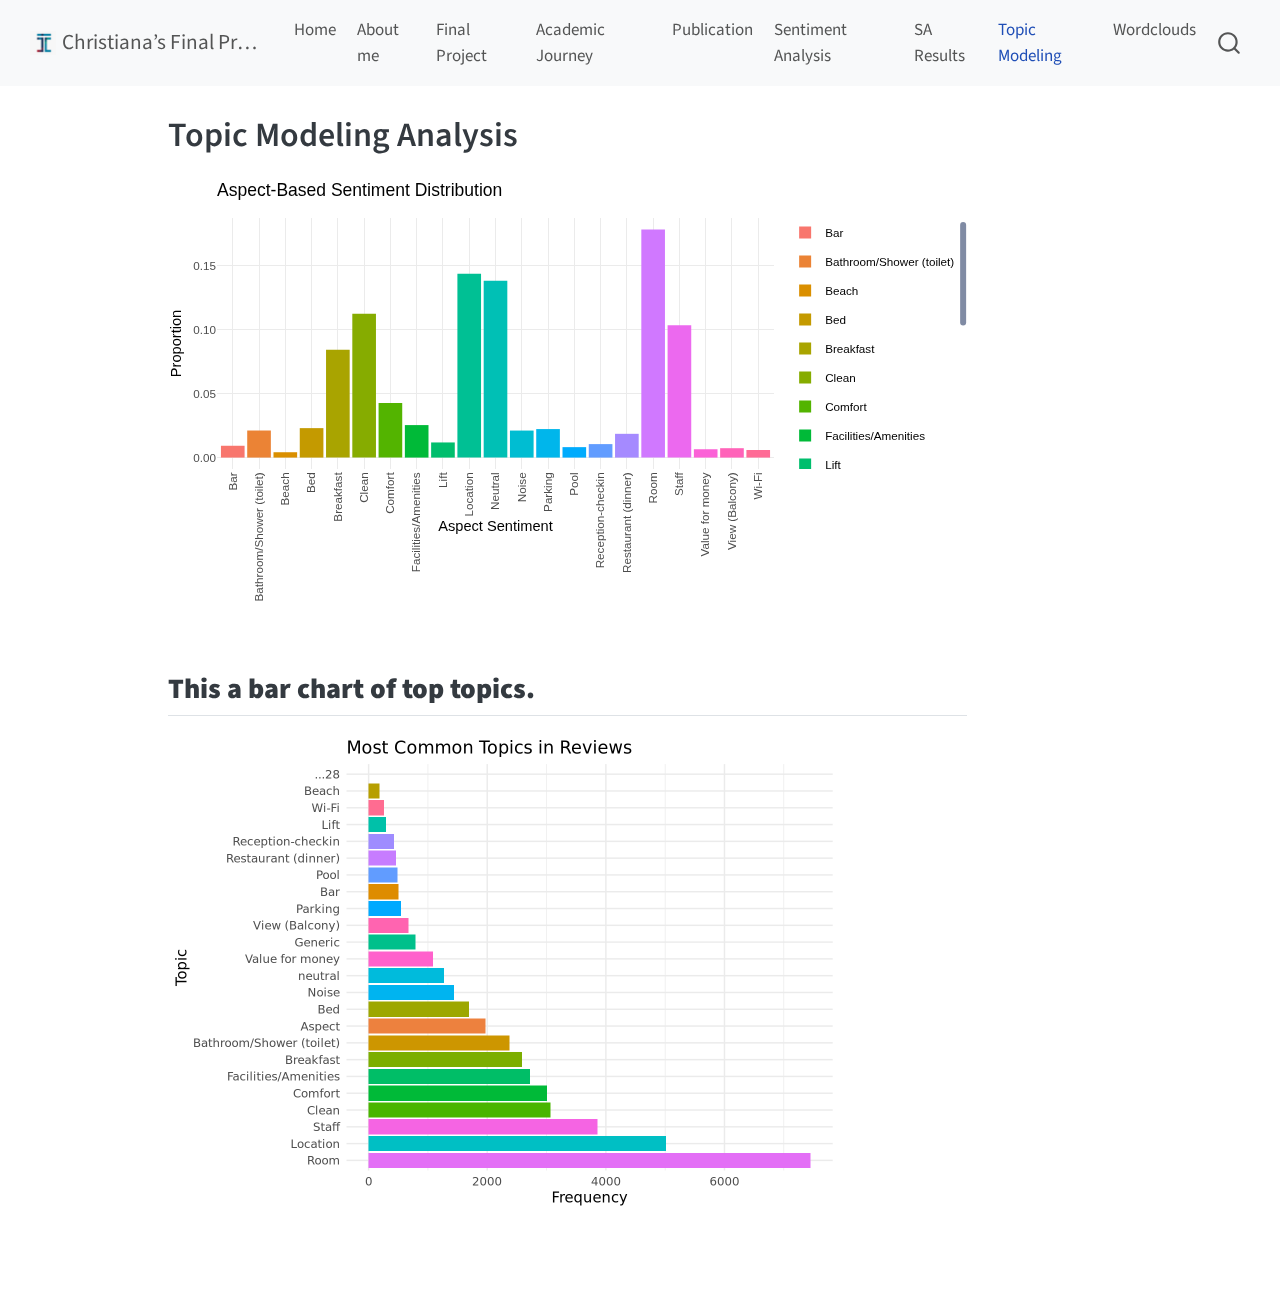
<file: docs/topicmodeling/topic-index.html>
<!DOCTYPE html>
<html xmlns="http://www.w3.org/1999/xhtml" lang="en" xml:lang="en"><head>

<meta charset="utf-8">
<meta name="generator" content="quarto-1.6.40">

<meta name="viewport" content="width=device-width, initial-scale=1.0, user-scalable=yes">


<title>Topic Modeling Analysis – Christiana’s Final Project</title>
<style>
code{white-space: pre-wrap;}
span.smallcaps{font-variant: small-caps;}
div.columns{display: flex; gap: min(4vw, 1.5em);}
div.column{flex: auto; overflow-x: auto;}
div.hanging-indent{margin-left: 1.5em; text-indent: -1.5em;}
ul.task-list{list-style: none;}
ul.task-list li input[type="checkbox"] {
  width: 0.8em;
  margin: 0 0.8em 0.2em -1em; /* quarto-specific, see https://github.com/quarto-dev/quarto-cli/issues/4556 */ 
  vertical-align: middle;
}
</style>


<script src="../site_libs/quarto-nav/quarto-nav.js"></script>
<script src="../site_libs/quarto-nav/headroom.min.js"></script>
<script src="../site_libs/clipboard/clipboard.min.js"></script>
<script src="../site_libs/quarto-search/autocomplete.umd.js"></script>
<script src="../site_libs/quarto-search/fuse.min.js"></script>
<script src="../site_libs/quarto-search/quarto-search.js"></script>
<meta name="quarto:offset" content="../">
<script src="../site_libs/quarto-html/quarto.js"></script>
<script src="../site_libs/quarto-html/popper.min.js"></script>
<script src="../site_libs/quarto-html/tippy.umd.min.js"></script>
<script src="../site_libs/quarto-html/anchor.min.js"></script>
<link href="../site_libs/quarto-html/tippy.css" rel="stylesheet">
<link href="../site_libs/quarto-html/quarto-syntax-highlighting-549806ee2085284f45b00abea8c6df48.css" rel="stylesheet" id="quarto-text-highlighting-styles">
<script src="../site_libs/bootstrap/bootstrap.min.js"></script>
<link href="../site_libs/bootstrap/bootstrap-icons.css" rel="stylesheet">
<link href="../site_libs/bootstrap/bootstrap-a263e05d4b056e890162460baa634a0f.min.css" rel="stylesheet" append-hash="true" id="quarto-bootstrap" data-mode="light">
<script id="quarto-search-options" type="application/json">{
  "location": "navbar",
  "copy-button": false,
  "collapse-after": 3,
  "panel-placement": "end",
  "type": "overlay",
  "limit": 50,
  "keyboard-shortcut": [
    "f",
    "/",
    "s"
  ],
  "show-item-context": false,
  "language": {
    "search-no-results-text": "No results",
    "search-matching-documents-text": "matching documents",
    "search-copy-link-title": "Copy link to search",
    "search-hide-matches-text": "Hide additional matches",
    "search-more-match-text": "more match in this document",
    "search-more-matches-text": "more matches in this document",
    "search-clear-button-title": "Clear",
    "search-text-placeholder": "",
    "search-detached-cancel-button-title": "Cancel",
    "search-submit-button-title": "Submit",
    "search-label": "Search"
  }
}</script>
<link href="../site_libs/htmltools-fill-0.5.8.1/fill.css" rel="stylesheet">
<script src="../site_libs/htmlwidgets-1.6.4/htmlwidgets.js"></script>
<script src="../site_libs/plotly-binding-4.10.4/plotly.js"></script>
<script src="../site_libs/typedarray-0.1/typedarray.min.js"></script>
<script src="../site_libs/jquery-3.5.1/jquery.min.js"></script>
<link href="../site_libs/crosstalk-1.2.1/css/crosstalk.min.css" rel="stylesheet">
<script src="../site_libs/crosstalk-1.2.1/js/crosstalk.min.js"></script>
<link href="../site_libs/plotly-htmlwidgets-css-2.11.1/plotly-htmlwidgets.css" rel="stylesheet">
<script src="../site_libs/plotly-main-2.11.1/plotly-latest.min.js"></script>


<link rel="stylesheet" href="../styles.css">
</head>

<body class="nav-fixed">

<div id="quarto-search-results"></div>
  <header id="quarto-header" class="headroom fixed-top">
    <nav class="navbar navbar-expand-lg " data-bs-theme="dark">
      <div class="navbar-container container-fluid">
      <div class="navbar-brand-container mx-auto">
    <a href="../index.html" class="navbar-brand navbar-brand-logo">
    <img src="../images/logo_tepak.png" alt="" class="navbar-logo">
    </a>
    <a class="navbar-brand" href="../index.html">
    <span class="navbar-title">Christiana’s Final Project</span>
    </a>
  </div>
            <div id="quarto-search" class="" title="Search"></div>
          <button class="navbar-toggler" type="button" data-bs-toggle="collapse" data-bs-target="#navbarCollapse" aria-controls="navbarCollapse" role="menu" aria-expanded="false" aria-label="Toggle navigation" onclick="if (window.quartoToggleHeadroom) { window.quartoToggleHeadroom(); }">
  <span class="navbar-toggler-icon"></span>
</button>
          <div class="collapse navbar-collapse" id="navbarCollapse">
            <ul class="navbar-nav navbar-nav-scroll me-auto">
  <li class="nav-item">
    <a class="nav-link" href="../index.html"> 
<span class="menu-text">Home</span></a>
  </li>  
  <li class="nav-item">
    <a class="nav-link" href="../aboutme/aboutme-index.html"> 
<span class="menu-text">About me</span></a>
  </li>  
  <li class="nav-item">
    <a class="nav-link" href="../finalproject/iframe3-index.html"> 
<span class="menu-text">Final Project</span></a>
  </li>  
  <li class="nav-item">
    <a class="nav-link" href="../myacademicjourney/myacademicjourney-index.html"> 
<span class="menu-text">Academic Journey</span></a>
  </li>  
  <li class="nav-item">
    <a class="nav-link" href="../publication/publication.html"> 
<span class="menu-text">Publication</span></a>
  </li>  
  <li class="nav-item">
    <a class="nav-link" href="../sentimentanalysis/sentimentanalysis-index.html"> 
<span class="menu-text">Sentiment Analysis</span></a>
  </li>  
  <li class="nav-item">
    <a class="nav-link" href="../SA2/SA2-index.html"> 
<span class="menu-text">SA Results</span></a>
  </li>  
  <li class="nav-item">
    <a class="nav-link active" href="../topicmodeling/topic-index.html" aria-current="page"> 
<span class="menu-text">Topic Modeling</span></a>
  </li>  
  <li class="nav-item">
    <a class="nav-link" href="../wordclouds/wordclouds-index.html"> 
<span class="menu-text">Wordclouds</span></a>
  </li>  
</ul>
          </div> <!-- /navcollapse -->
            <div class="quarto-navbar-tools">
</div>
      </div> <!-- /container-fluid -->
    </nav>
</header>
<!-- content -->
<div id="quarto-content" class="quarto-container page-columns page-rows-contents page-layout-article page-navbar">
<!-- sidebar -->
<!-- margin-sidebar -->
    <div id="quarto-margin-sidebar" class="sidebar margin-sidebar zindex-bottom">
        
    </div>
<!-- main -->
<main class="content" id="quarto-document-content">

<header id="title-block-header" class="quarto-title-block default">
<div class="quarto-title">
<h1 class="title">Topic Modeling Analysis</h1>
</div>



<div class="quarto-title-meta">

    
  
    
  </div>
  


</header>


<div class="cell">
<div class="cell-output-display">
<div class="plotly html-widget html-fill-item" id="htmlwidget-f58a992e8b21ea7a40d4" style="width:100%;height:464px;"></div>
<script type="application/json" data-for="htmlwidget-f58a992e8b21ea7a40d4">{"x":{"data":[{"orientation":"v","width":0.89999999999999991,"base":0,"x":[1],"y":[0.0092588586509756415],"text":"aspect_sentiment: Bar<br />Proportion: 0.009258859<br />aspect_sentiment: Bar","type":"bar","textposition":"none","marker":{"autocolorscale":false,"color":"rgba(248,118,109,1)","line":{"width":1.8897637795275593,"color":"transparent"}},"name":"Bar","legendgroup":"Bar","showlegend":true,"xaxis":"x","yaxis":"y","hoverinfo":"text","frame":null},{"orientation":"v","width":0.90000000000000013,"base":0,"x":[2],"y":[0.021200190369056376],"text":"aspect_sentiment: Bathroom/Shower (toilet)<br />Proportion: 0.021200190<br />aspect_sentiment: Bathroom/Shower (toilet)","type":"bar","textposition":"none","marker":{"autocolorscale":false,"color":"rgba(235,131,53,1)","line":{"width":1.8897637795275593,"color":"transparent"}},"name":"Bathroom/Shower (toilet)","legendgroup":"Bathroom/Shower (toilet)","showlegend":true,"xaxis":"x","yaxis":"y","hoverinfo":"text","frame":null},{"orientation":"v","width":0.90000000000000036,"base":0,"x":[3],"y":[0.0041967723791805477],"text":"aspect_sentiment: Beach<br />Proportion: 0.004196772<br />aspect_sentiment: Beach","type":"bar","textposition":"none","marker":{"autocolorscale":false,"color":"rgba(218,143,0,1)","line":{"width":1.8897637795275593,"color":"transparent"}},"name":"Beach","legendgroup":"Beach","showlegend":true,"xaxis":"x","yaxis":"y","hoverinfo":"text","frame":null},{"orientation":"v","width":0.90000000000000036,"base":0,"x":[4],"y":[0.023060615238177647],"text":"aspect_sentiment: Bed<br />Proportion: 0.023060615<br />aspect_sentiment: Bed","type":"bar","textposition":"none","marker":{"autocolorscale":false,"color":"rgba(196,154,0,1)","line":{"width":1.8897637795275593,"color":"transparent"}},"name":"Bed","legendgroup":"Bed","showlegend":true,"xaxis":"x","yaxis":"y","hoverinfo":"text","frame":null},{"orientation":"v","width":0.90000000000000036,"base":0,"x":[5],"y":[0.084497901613810406],"text":"aspect_sentiment: Breakfast<br />Proportion: 0.084497902<br />aspect_sentiment: Breakfast","type":"bar","textposition":"none","marker":{"autocolorscale":false,"color":"rgba(169,164,0,1)","line":{"width":1.8897637795275593,"color":"transparent"}},"name":"Breakfast","legendgroup":"Breakfast","showlegend":true,"xaxis":"x","yaxis":"y","hoverinfo":"text","frame":null},{"orientation":"v","width":0.90000000000000036,"base":0,"x":[6],"y":[0.11253407173452169],"text":"aspect_sentiment: Clean<br />Proportion: 0.112534072<br />aspect_sentiment: Clean","type":"bar","textposition":"none","marker":{"autocolorscale":false,"color":"rgba(134,172,0,1)","line":{"width":1.8897637795275593,"color":"transparent"}},"name":"Clean","legendgroup":"Clean","showlegend":true,"xaxis":"x","yaxis":"y","hoverinfo":"text","frame":null},{"orientation":"v","width":0.90000000000000036,"base":0,"x":[7],"y":[0.042703240600527839],"text":"aspect_sentiment: Comfort<br />Proportion: 0.042703241<br />aspect_sentiment: Comfort","type":"bar","textposition":"none","marker":{"autocolorscale":false,"color":"rgba(83,180,0,1)","line":{"width":1.8897637795275593,"color":"transparent"}},"name":"Comfort","legendgroup":"Comfort","showlegend":true,"xaxis":"x","yaxis":"y","hoverinfo":"text","frame":null},{"orientation":"v","width":0.89999999999999947,"base":0,"x":[8],"y":[0.025440228442867651],"text":"aspect_sentiment: Facilities/Amenities<br />Proportion: 0.025440228<br />aspect_sentiment: Facilities/Amenities","type":"bar","textposition":"none","marker":{"autocolorscale":false,"color":"rgba(0,186,56,1)","line":{"width":1.8897637795275593,"color":"transparent"}},"name":"Facilities/Amenities","legendgroup":"Facilities/Amenities","showlegend":true,"xaxis":"x","yaxis":"y","hoverinfo":"text","frame":null},{"orientation":"v","width":0.89999999999999858,"base":0,"x":[9],"y":[0.01185480032881928],"text":"aspect_sentiment: Lift<br />Proportion: 0.011854800<br />aspect_sentiment: Lift","type":"bar","textposition":"none","marker":{"autocolorscale":false,"color":"rgba(0,190,109,1)","line":{"width":1.8897637795275593,"color":"transparent"}},"name":"Lift","legendgroup":"Lift","showlegend":true,"xaxis":"x","yaxis":"y","hoverinfo":"text","frame":null},{"orientation":"v","width":0.89999999999999858,"base":0,"x":[10],"y":[0.143901700341799],"text":"aspect_sentiment: Location<br />Proportion: 0.143901700<br />aspect_sentiment: Location","type":"bar","textposition":"none","marker":{"autocolorscale":false,"color":"rgba(0,192,148,1)","line":{"width":1.8897637795275593,"color":"transparent"}},"name":"Location","legendgroup":"Location","showlegend":true,"xaxis":"x","yaxis":"y","hoverinfo":"text","frame":null},{"orientation":"v","width":0.89999999999999858,"base":0,"x":[11],"y":[0.13849348851295806],"text":"aspect_sentiment: Neutral<br />Proportion: 0.138493489<br />aspect_sentiment: Neutral","type":"bar","textposition":"none","marker":{"autocolorscale":false,"color":"rgba(0,192,181,1)","line":{"width":1.8897637795275593,"color":"transparent"}},"name":"Neutral","legendgroup":"Neutral","showlegend":true,"xaxis":"x","yaxis":"y","hoverinfo":"text","frame":null},{"orientation":"v","width":0.89999999999999858,"base":0,"x":[12],"y":[0.021156924674425648],"text":"aspect_sentiment: Noise<br />Proportion: 0.021156925<br />aspect_sentiment: Noise","type":"bar","textposition":"none","marker":{"autocolorscale":false,"color":"rgba(0,189,210,1)","line":{"width":1.8897637795275593,"color":"transparent"}},"name":"Noise","legendgroup":"Noise","showlegend":true,"xaxis":"x","yaxis":"y","hoverinfo":"text","frame":null},{"orientation":"v","width":0.89999999999999858,"base":0,"x":[13],"y":[0.022325098429455285],"text":"aspect_sentiment: Parking<br />Proportion: 0.022325098<br />aspect_sentiment: Parking","type":"bar","textposition":"none","marker":{"autocolorscale":false,"color":"rgba(0,182,235,1)","line":{"width":1.8897637795275593,"color":"transparent"}},"name":"Parking","legendgroup":"Parking","showlegend":true,"xaxis":"x","yaxis":"y","hoverinfo":"text","frame":null},{"orientation":"v","width":0.89999999999999858,"base":0,"x":[14],"y":[0.0081772162852074594],"text":"aspect_sentiment: Pool<br />Proportion: 0.008177216<br />aspect_sentiment: Pool","type":"bar","textposition":"none","marker":{"autocolorscale":false,"color":"rgba(0,171,253,1)","line":{"width":1.8897637795275593,"color":"transparent"}},"name":"Pool","legendgroup":"Pool","showlegend":true,"xaxis":"x","yaxis":"y","hoverinfo":"text","frame":null},{"orientation":"v","width":0.89999999999999858,"base":0,"x":[15],"y":[0.01055682948989746],"text":"aspect_sentiment: Reception-checkin<br />Proportion: 0.010556829<br />aspect_sentiment: Reception-checkin","type":"bar","textposition":"none","marker":{"autocolorscale":false,"color":"rgba(97,156,255,1)","line":{"width":1.8897637795275593,"color":"transparent"}},"name":"Reception-checkin","legendgroup":"Reception-checkin","showlegend":true,"xaxis":"x","yaxis":"y","hoverinfo":"text","frame":null},{"orientation":"v","width":0.89999999999999858,"base":0,"x":[16],"y":[0.018604248691212737],"text":"aspect_sentiment: Restaurant (dinner)<br />Proportion: 0.018604249<br />aspect_sentiment: Restaurant (dinner)","type":"bar","textposition":"none","marker":{"autocolorscale":false,"color":"rgba(165,138,255,1)","line":{"width":1.8897637795275593,"color":"transparent"}},"name":"Restaurant (dinner)","legendgroup":"Restaurant (dinner)","showlegend":true,"xaxis":"x","yaxis":"y","hoverinfo":"text","frame":null},{"orientation":"v","width":0.89999999999999858,"base":0,"x":[17],"y":[0.17860078743564228],"text":"aspect_sentiment: Room<br />Proportion: 0.178600787<br />aspect_sentiment: Room","type":"bar","textposition":"none","marker":{"autocolorscale":false,"color":"rgba(208,120,255,1)","line":{"width":1.8897637795275593,"color":"transparent"}},"name":"Room","legendgroup":"Room","showlegend":true,"xaxis":"x","yaxis":"y","hoverinfo":"text","frame":null},{"orientation":"v","width":0.89999999999999858,"base":0,"x":[18],"y":[0.10362133864059188],"text":"aspect_sentiment: Staff<br />Proportion: 0.103621339<br />aspect_sentiment: Staff","type":"bar","textposition":"none","marker":{"autocolorscale":false,"color":"rgba(236,105,239,1)","line":{"width":1.8897637795275593,"color":"transparent"}},"name":"Staff","legendgroup":"Staff","showlegend":true,"xaxis":"x","yaxis":"y","hoverinfo":"text","frame":null},{"orientation":"v","width":0.89999999999999858,"base":0,"x":[19],"y":[0.006533119889239822],"text":"aspect_sentiment: Value for money<br />Proportion: 0.006533120<br />aspect_sentiment: Value for money","type":"bar","textposition":"none","marker":{"autocolorscale":false,"color":"rgba(251,97,215,1)","line":{"width":1.8897637795275593,"color":"transparent"}},"name":"Value for money","legendgroup":"Value for money","showlegend":true,"xaxis":"x","yaxis":"y","hoverinfo":"text","frame":null},{"orientation":"v","width":0.89999999999999858,"base":0,"x":[20],"y":[0.0073551680872236402],"text":"aspect_sentiment: View (Balcony)<br />Proportion: 0.007355168<br />aspect_sentiment: View (Balcony)","type":"bar","textposition":"none","marker":{"autocolorscale":false,"color":"rgba(255,99,185,1)","line":{"width":1.8897637795275593,"color":"transparent"}},"name":"View (Balcony)","legendgroup":"View (Balcony)","showlegend":true,"xaxis":"x","yaxis":"y","hoverinfo":"text","frame":null},{"orientation":"v","width":0.89999999999999858,"base":0,"x":[21],"y":[0.0059274001644096398],"text":"aspect_sentiment: Wi-Fi<br />Proportion: 0.005927400<br />aspect_sentiment: Wi-Fi","type":"bar","textposition":"none","marker":{"autocolorscale":false,"color":"rgba(255,107,150,1)","line":{"width":1.8897637795275593,"color":"transparent"}},"name":"Wi-Fi","legendgroup":"Wi-Fi","showlegend":true,"xaxis":"x","yaxis":"y","hoverinfo":"text","frame":null}],"layout":{"margin":{"t":43.762557077625573,"r":7.3059360730593621,"b":168.76712328767127,"l":48.949771689497723},"font":{"color":"rgba(0,0,0,1)","family":"","size":14.611872146118724},"title":{"text":"Aspect-Based Sentiment Distribution","font":{"color":"rgba(0,0,0,1)","family":"","size":17.534246575342465},"x":0,"xref":"paper"},"xaxis":{"domain":[0,1],"automargin":true,"type":"linear","autorange":false,"range":[0.40000000000000002,21.600000000000001],"tickmode":"array","ticktext":["Bar","Bathroom/Shower (toilet)","Beach","Bed","Breakfast","Clean","Comfort","Facilities/Amenities","Lift","Location","Neutral","Noise","Parking","Pool","Reception-checkin","Restaurant (dinner)","Room","Staff","Value for money","View (Balcony)","Wi-Fi"],"tickvals":[1,2,3,4,5,6,7,8,9,10,11,12,13,14,14.999999999999998,15.999999999999998,17,18,19,20,21],"categoryorder":"array","categoryarray":["Bar","Bathroom/Shower (toilet)","Beach","Bed","Breakfast","Clean","Comfort","Facilities/Amenities","Lift","Location","Neutral","Noise","Parking","Pool","Reception-checkin","Restaurant (dinner)","Room","Staff","Value for money","View (Balcony)","Wi-Fi"],"nticks":null,"ticks":"","tickcolor":null,"ticklen":3.6529680365296811,"tickwidth":0,"showticklabels":true,"tickfont":{"color":"rgba(77,77,77,1)","family":"","size":11.68949771689498},"tickangle":-90,"showline":false,"linecolor":null,"linewidth":0,"showgrid":true,"gridcolor":"rgba(235,235,235,1)","gridwidth":0.66417600664176002,"zeroline":false,"anchor":"y","title":{"text":"Aspect Sentiment","font":{"color":"rgba(0,0,0,1)","family":"","size":14.611872146118724}},"hoverformat":".2f"},"yaxis":{"domain":[0,1],"automargin":true,"type":"linear","autorange":false,"range":[-0.0089300393717821145,0.18753082680742439],"tickmode":"array","ticktext":["0.00","0.05","0.10","0.15"],"tickvals":[0,0.050000000000000003,0.10000000000000001,0.15000000000000002],"categoryorder":"array","categoryarray":["0.00","0.05","0.10","0.15"],"nticks":null,"ticks":"","tickcolor":null,"ticklen":3.6529680365296811,"tickwidth":0,"showticklabels":true,"tickfont":{"color":"rgba(77,77,77,1)","family":"","size":11.68949771689498},"tickangle":-0,"showline":false,"linecolor":null,"linewidth":0,"showgrid":true,"gridcolor":"rgba(235,235,235,1)","gridwidth":0.66417600664176002,"zeroline":false,"anchor":"x","title":{"text":"Proportion","font":{"color":"rgba(0,0,0,1)","family":"","size":14.611872146118724}},"hoverformat":".2f"},"shapes":[{"type":"rect","fillcolor":null,"line":{"color":null,"width":0,"linetype":[]},"yref":"paper","xref":"paper","x0":0,"x1":1,"y0":0,"y1":1}],"showlegend":true,"legend":{"bgcolor":null,"bordercolor":null,"borderwidth":0,"font":{"color":"rgba(0,0,0,1)","family":"","size":11.68949771689498},"title":{"text":"","font":{"color":"rgba(0,0,0,1)","family":"","size":14.611872146118724}}},"hovermode":"closest","barmode":"relative"},"config":{"doubleClick":"reset","modeBarButtonsToAdd":["hoverclosest","hovercompare"],"showSendToCloud":false},"source":"A","attrs":{"29e1a75c3717e8":{"x":{},"y":{},"fill":{},"type":"bar"}},"cur_data":"29e1a75c3717e8","visdat":{"29e1a75c3717e8":["function (y) ","x"]},"highlight":{"on":"plotly_click","persistent":false,"dynamic":false,"selectize":false,"opacityDim":0.20000000000000001,"selected":{"opacity":1},"debounce":0},"shinyEvents":["plotly_hover","plotly_click","plotly_selected","plotly_relayout","plotly_brushed","plotly_brushing","plotly_clickannotation","plotly_doubleclick","plotly_deselect","plotly_afterplot","plotly_sunburstclick"],"base_url":"https://plot.ly"},"evals":[],"jsHooks":[]}</script>
</div>
</div>
<div class="cell">
<section id="this-a-bar-chart-of-top-topics." class="level2 cell-output-display">
<h2 class="anchored" data-anchor-id="this-a-bar-chart-of-top-topics."><strong>This a bar chart of top topics.</strong></h2>
</section>
<div class="cell-output-display">
<div>
<figure class="figure">
<p><img src="topic-index_files/figure-html/unnamed-chunk-2-1.png" class="img-fluid figure-img" width="672"></p>
</figure>
</div>
</div>
</div>



</main> <!-- /main -->
<script id="quarto-html-after-body" type="application/javascript">
window.document.addEventListener("DOMContentLoaded", function (event) {
  const toggleBodyColorMode = (bsSheetEl) => {
    const mode = bsSheetEl.getAttribute("data-mode");
    const bodyEl = window.document.querySelector("body");
    if (mode === "dark") {
      bodyEl.classList.add("quarto-dark");
      bodyEl.classList.remove("quarto-light");
    } else {
      bodyEl.classList.add("quarto-light");
      bodyEl.classList.remove("quarto-dark");
    }
  }
  const toggleBodyColorPrimary = () => {
    const bsSheetEl = window.document.querySelector("link#quarto-bootstrap");
    if (bsSheetEl) {
      toggleBodyColorMode(bsSheetEl);
    }
  }
  toggleBodyColorPrimary();  
  const icon = "";
  const anchorJS = new window.AnchorJS();
  anchorJS.options = {
    placement: 'right',
    icon: icon
  };
  anchorJS.add('.anchored');
  const isCodeAnnotation = (el) => {
    for (const clz of el.classList) {
      if (clz.startsWith('code-annotation-')) {                     
        return true;
      }
    }
    return false;
  }
  const onCopySuccess = function(e) {
    // button target
    const button = e.trigger;
    // don't keep focus
    button.blur();
    // flash "checked"
    button.classList.add('code-copy-button-checked');
    var currentTitle = button.getAttribute("title");
    button.setAttribute("title", "Copied!");
    let tooltip;
    if (window.bootstrap) {
      button.setAttribute("data-bs-toggle", "tooltip");
      button.setAttribute("data-bs-placement", "left");
      button.setAttribute("data-bs-title", "Copied!");
      tooltip = new bootstrap.Tooltip(button, 
        { trigger: "manual", 
          customClass: "code-copy-button-tooltip",
          offset: [0, -8]});
      tooltip.show();    
    }
    setTimeout(function() {
      if (tooltip) {
        tooltip.hide();
        button.removeAttribute("data-bs-title");
        button.removeAttribute("data-bs-toggle");
        button.removeAttribute("data-bs-placement");
      }
      button.setAttribute("title", currentTitle);
      button.classList.remove('code-copy-button-checked');
    }, 1000);
    // clear code selection
    e.clearSelection();
  }
  const getTextToCopy = function(trigger) {
      const codeEl = trigger.previousElementSibling.cloneNode(true);
      for (const childEl of codeEl.children) {
        if (isCodeAnnotation(childEl)) {
          childEl.remove();
        }
      }
      return codeEl.innerText;
  }
  const clipboard = new window.ClipboardJS('.code-copy-button:not([data-in-quarto-modal])', {
    text: getTextToCopy
  });
  clipboard.on('success', onCopySuccess);
  if (window.document.getElementById('quarto-embedded-source-code-modal')) {
    const clipboardModal = new window.ClipboardJS('.code-copy-button[data-in-quarto-modal]', {
      text: getTextToCopy,
      container: window.document.getElementById('quarto-embedded-source-code-modal')
    });
    clipboardModal.on('success', onCopySuccess);
  }
    var localhostRegex = new RegExp(/^(?:http|https):\/\/localhost\:?[0-9]*\//);
    var mailtoRegex = new RegExp(/^mailto:/);
      var filterRegex = new RegExp('/' + window.location.host + '/');
    var isInternal = (href) => {
        return filterRegex.test(href) || localhostRegex.test(href) || mailtoRegex.test(href);
    }
    // Inspect non-navigation links and adorn them if external
 	var links = window.document.querySelectorAll('a[href]:not(.nav-link):not(.navbar-brand):not(.toc-action):not(.sidebar-link):not(.sidebar-item-toggle):not(.pagination-link):not(.no-external):not([aria-hidden]):not(.dropdown-item):not(.quarto-navigation-tool):not(.about-link)');
    for (var i=0; i<links.length; i++) {
      const link = links[i];
      if (!isInternal(link.href)) {
        // undo the damage that might have been done by quarto-nav.js in the case of
        // links that we want to consider external
        if (link.dataset.originalHref !== undefined) {
          link.href = link.dataset.originalHref;
        }
      }
    }
  function tippyHover(el, contentFn, onTriggerFn, onUntriggerFn) {
    const config = {
      allowHTML: true,
      maxWidth: 500,
      delay: 100,
      arrow: false,
      appendTo: function(el) {
          return el.parentElement;
      },
      interactive: true,
      interactiveBorder: 10,
      theme: 'quarto',
      placement: 'bottom-start',
    };
    if (contentFn) {
      config.content = contentFn;
    }
    if (onTriggerFn) {
      config.onTrigger = onTriggerFn;
    }
    if (onUntriggerFn) {
      config.onUntrigger = onUntriggerFn;
    }
    window.tippy(el, config); 
  }
  const noterefs = window.document.querySelectorAll('a[role="doc-noteref"]');
  for (var i=0; i<noterefs.length; i++) {
    const ref = noterefs[i];
    tippyHover(ref, function() {
      // use id or data attribute instead here
      let href = ref.getAttribute('data-footnote-href') || ref.getAttribute('href');
      try { href = new URL(href).hash; } catch {}
      const id = href.replace(/^#\/?/, "");
      const note = window.document.getElementById(id);
      if (note) {
        return note.innerHTML;
      } else {
        return "";
      }
    });
  }
  const xrefs = window.document.querySelectorAll('a.quarto-xref');
  const processXRef = (id, note) => {
    // Strip column container classes
    const stripColumnClz = (el) => {
      el.classList.remove("page-full", "page-columns");
      if (el.children) {
        for (const child of el.children) {
          stripColumnClz(child);
        }
      }
    }
    stripColumnClz(note)
    if (id === null || id.startsWith('sec-')) {
      // Special case sections, only their first couple elements
      const container = document.createElement("div");
      if (note.children && note.children.length > 2) {
        container.appendChild(note.children[0].cloneNode(true));
        for (let i = 1; i < note.children.length; i++) {
          const child = note.children[i];
          if (child.tagName === "P" && child.innerText === "") {
            continue;
          } else {
            container.appendChild(child.cloneNode(true));
            break;
          }
        }
        if (window.Quarto?.typesetMath) {
          window.Quarto.typesetMath(container);
        }
        return container.innerHTML
      } else {
        if (window.Quarto?.typesetMath) {
          window.Quarto.typesetMath(note);
        }
        return note.innerHTML;
      }
    } else {
      // Remove any anchor links if they are present
      const anchorLink = note.querySelector('a.anchorjs-link');
      if (anchorLink) {
        anchorLink.remove();
      }
      if (window.Quarto?.typesetMath) {
        window.Quarto.typesetMath(note);
      }
      if (note.classList.contains("callout")) {
        return note.outerHTML;
      } else {
        return note.innerHTML;
      }
    }
  }
  for (var i=0; i<xrefs.length; i++) {
    const xref = xrefs[i];
    tippyHover(xref, undefined, function(instance) {
      instance.disable();
      let url = xref.getAttribute('href');
      let hash = undefined; 
      if (url.startsWith('#')) {
        hash = url;
      } else {
        try { hash = new URL(url).hash; } catch {}
      }
      if (hash) {
        const id = hash.replace(/^#\/?/, "");
        const note = window.document.getElementById(id);
        if (note !== null) {
          try {
            const html = processXRef(id, note.cloneNode(true));
            instance.setContent(html);
          } finally {
            instance.enable();
            instance.show();
          }
        } else {
          // See if we can fetch this
          fetch(url.split('#')[0])
          .then(res => res.text())
          .then(html => {
            const parser = new DOMParser();
            const htmlDoc = parser.parseFromString(html, "text/html");
            const note = htmlDoc.getElementById(id);
            if (note !== null) {
              const html = processXRef(id, note);
              instance.setContent(html);
            } 
          }).finally(() => {
            instance.enable();
            instance.show();
          });
        }
      } else {
        // See if we can fetch a full url (with no hash to target)
        // This is a special case and we should probably do some content thinning / targeting
        fetch(url)
        .then(res => res.text())
        .then(html => {
          const parser = new DOMParser();
          const htmlDoc = parser.parseFromString(html, "text/html");
          const note = htmlDoc.querySelector('main.content');
          if (note !== null) {
            // This should only happen for chapter cross references
            // (since there is no id in the URL)
            // remove the first header
            if (note.children.length > 0 && note.children[0].tagName === "HEADER") {
              note.children[0].remove();
            }
            const html = processXRef(null, note);
            instance.setContent(html);
          } 
        }).finally(() => {
          instance.enable();
          instance.show();
        });
      }
    }, function(instance) {
    });
  }
      let selectedAnnoteEl;
      const selectorForAnnotation = ( cell, annotation) => {
        let cellAttr = 'data-code-cell="' + cell + '"';
        let lineAttr = 'data-code-annotation="' +  annotation + '"';
        const selector = 'span[' + cellAttr + '][' + lineAttr + ']';
        return selector;
      }
      const selectCodeLines = (annoteEl) => {
        const doc = window.document;
        const targetCell = annoteEl.getAttribute("data-target-cell");
        const targetAnnotation = annoteEl.getAttribute("data-target-annotation");
        const annoteSpan = window.document.querySelector(selectorForAnnotation(targetCell, targetAnnotation));
        const lines = annoteSpan.getAttribute("data-code-lines").split(",");
        const lineIds = lines.map((line) => {
          return targetCell + "-" + line;
        })
        let top = null;
        let height = null;
        let parent = null;
        if (lineIds.length > 0) {
            //compute the position of the single el (top and bottom and make a div)
            const el = window.document.getElementById(lineIds[0]);
            top = el.offsetTop;
            height = el.offsetHeight;
            parent = el.parentElement.parentElement;
          if (lineIds.length > 1) {
            const lastEl = window.document.getElementById(lineIds[lineIds.length - 1]);
            const bottom = lastEl.offsetTop + lastEl.offsetHeight;
            height = bottom - top;
          }
          if (top !== null && height !== null && parent !== null) {
            // cook up a div (if necessary) and position it 
            let div = window.document.getElementById("code-annotation-line-highlight");
            if (div === null) {
              div = window.document.createElement("div");
              div.setAttribute("id", "code-annotation-line-highlight");
              div.style.position = 'absolute';
              parent.appendChild(div);
            }
            div.style.top = top - 2 + "px";
            div.style.height = height + 4 + "px";
            div.style.left = 0;
            let gutterDiv = window.document.getElementById("code-annotation-line-highlight-gutter");
            if (gutterDiv === null) {
              gutterDiv = window.document.createElement("div");
              gutterDiv.setAttribute("id", "code-annotation-line-highlight-gutter");
              gutterDiv.style.position = 'absolute';
              const codeCell = window.document.getElementById(targetCell);
              const gutter = codeCell.querySelector('.code-annotation-gutter');
              gutter.appendChild(gutterDiv);
            }
            gutterDiv.style.top = top - 2 + "px";
            gutterDiv.style.height = height + 4 + "px";
          }
          selectedAnnoteEl = annoteEl;
        }
      };
      const unselectCodeLines = () => {
        const elementsIds = ["code-annotation-line-highlight", "code-annotation-line-highlight-gutter"];
        elementsIds.forEach((elId) => {
          const div = window.document.getElementById(elId);
          if (div) {
            div.remove();
          }
        });
        selectedAnnoteEl = undefined;
      };
        // Handle positioning of the toggle
    window.addEventListener(
      "resize",
      throttle(() => {
        elRect = undefined;
        if (selectedAnnoteEl) {
          selectCodeLines(selectedAnnoteEl);
        }
      }, 10)
    );
    function throttle(fn, ms) {
    let throttle = false;
    let timer;
      return (...args) => {
        if(!throttle) { // first call gets through
            fn.apply(this, args);
            throttle = true;
        } else { // all the others get throttled
            if(timer) clearTimeout(timer); // cancel #2
            timer = setTimeout(() => {
              fn.apply(this, args);
              timer = throttle = false;
            }, ms);
        }
      };
    }
      // Attach click handler to the DT
      const annoteDls = window.document.querySelectorAll('dt[data-target-cell]');
      for (const annoteDlNode of annoteDls) {
        annoteDlNode.addEventListener('click', (event) => {
          const clickedEl = event.target;
          if (clickedEl !== selectedAnnoteEl) {
            unselectCodeLines();
            const activeEl = window.document.querySelector('dt[data-target-cell].code-annotation-active');
            if (activeEl) {
              activeEl.classList.remove('code-annotation-active');
            }
            selectCodeLines(clickedEl);
            clickedEl.classList.add('code-annotation-active');
          } else {
            // Unselect the line
            unselectCodeLines();
            clickedEl.classList.remove('code-annotation-active');
          }
        });
      }
  const findCites = (el) => {
    const parentEl = el.parentElement;
    if (parentEl) {
      const cites = parentEl.dataset.cites;
      if (cites) {
        return {
          el,
          cites: cites.split(' ')
        };
      } else {
        return findCites(el.parentElement)
      }
    } else {
      return undefined;
    }
  };
  var bibliorefs = window.document.querySelectorAll('a[role="doc-biblioref"]');
  for (var i=0; i<bibliorefs.length; i++) {
    const ref = bibliorefs[i];
    const citeInfo = findCites(ref);
    if (citeInfo) {
      tippyHover(citeInfo.el, function() {
        var popup = window.document.createElement('div');
        citeInfo.cites.forEach(function(cite) {
          var citeDiv = window.document.createElement('div');
          citeDiv.classList.add('hanging-indent');
          citeDiv.classList.add('csl-entry');
          var biblioDiv = window.document.getElementById('ref-' + cite);
          if (biblioDiv) {
            citeDiv.innerHTML = biblioDiv.innerHTML;
          }
          popup.appendChild(citeDiv);
        });
        return popup.innerHTML;
      });
    }
  }
});
</script>
</div> <!-- /content -->




</body></html>
</file>
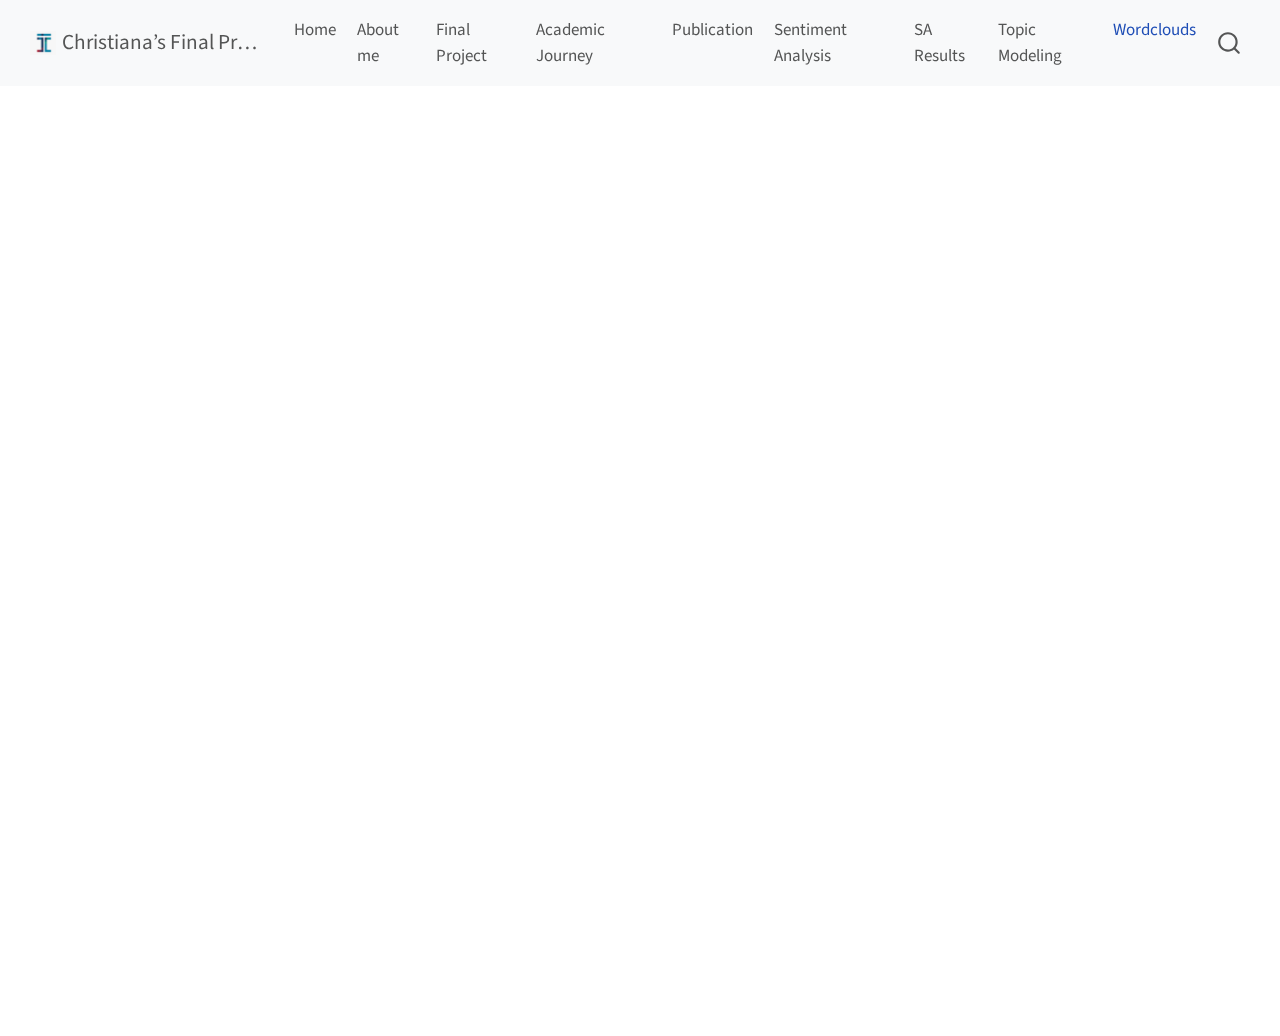
<file: docs/wordclouds/wordclouds-index.html>
<!DOCTYPE html>
<html xmlns="http://www.w3.org/1999/xhtml" lang="en" xml:lang="en"><head>

<meta charset="utf-8">
<meta name="generator" content="quarto-1.6.40">

<meta name="viewport" content="width=device-width, initial-scale=1.0, user-scalable=yes">


<title>wordclouds-index – Christiana's Final Project</title>
<style>
code{white-space: pre-wrap;}
span.smallcaps{font-variant: small-caps;}
div.columns{display: flex; gap: min(4vw, 1.5em);}
div.column{flex: auto; overflow-x: auto;}
div.hanging-indent{margin-left: 1.5em; text-indent: -1.5em;}
ul.task-list{list-style: none;}
ul.task-list li input[type="checkbox"] {
  width: 0.8em;
  margin: 0 0.8em 0.2em -1em; /* quarto-specific, see https://github.com/quarto-dev/quarto-cli/issues/4556 */ 
  vertical-align: middle;
}
</style>


<script src="../site_libs/quarto-nav/quarto-nav.js"></script>
<script src="../site_libs/quarto-nav/headroom.min.js"></script>
<script src="../site_libs/clipboard/clipboard.min.js"></script>
<script src="../site_libs/quarto-search/autocomplete.umd.js"></script>
<script src="../site_libs/quarto-search/fuse.min.js"></script>
<script src="../site_libs/quarto-search/quarto-search.js"></script>
<meta name="quarto:offset" content="../">
<script src="../site_libs/quarto-html/quarto.js"></script>
<script src="../site_libs/quarto-html/popper.min.js"></script>
<script src="../site_libs/quarto-html/tippy.umd.min.js"></script>
<script src="../site_libs/quarto-html/anchor.min.js"></script>
<link href="../site_libs/quarto-html/tippy.css" rel="stylesheet">
<link href="../site_libs/quarto-html/quarto-syntax-highlighting-549806ee2085284f45b00abea8c6df48.css" rel="stylesheet" id="quarto-text-highlighting-styles">
<script src="../site_libs/bootstrap/bootstrap.min.js"></script>
<link href="../site_libs/bootstrap/bootstrap-icons.css" rel="stylesheet">
<link href="../site_libs/bootstrap/bootstrap-a263e05d4b056e890162460baa634a0f.min.css" rel="stylesheet" append-hash="true" id="quarto-bootstrap" data-mode="light">
<script id="quarto-search-options" type="application/json">{
  "location": "navbar",
  "copy-button": false,
  "collapse-after": 3,
  "panel-placement": "end",
  "type": "overlay",
  "limit": 50,
  "keyboard-shortcut": [
    "f",
    "/",
    "s"
  ],
  "show-item-context": false,
  "language": {
    "search-no-results-text": "No results",
    "search-matching-documents-text": "matching documents",
    "search-copy-link-title": "Copy link to search",
    "search-hide-matches-text": "Hide additional matches",
    "search-more-match-text": "more match in this document",
    "search-more-matches-text": "more matches in this document",
    "search-clear-button-title": "Clear",
    "search-text-placeholder": "",
    "search-detached-cancel-button-title": "Cancel",
    "search-submit-button-title": "Submit",
    "search-label": "Search"
  }
}</script>


<link rel="stylesheet" href="../styles.css">
</head>

<body class="nav-fixed">

<div id="quarto-search-results"></div>
  <header id="quarto-header" class="headroom fixed-top">
    <nav class="navbar navbar-expand-lg " data-bs-theme="dark">
      <div class="navbar-container container-fluid">
      <div class="navbar-brand-container mx-auto">
    <a href="../index.html" class="navbar-brand navbar-brand-logo">
    <img src="../images/logo_tepak.png" alt="" class="navbar-logo">
    </a>
    <a class="navbar-brand" href="../index.html">
    <span class="navbar-title">Christiana’s Final Project</span>
    </a>
  </div>
            <div id="quarto-search" class="" title="Search"></div>
          <button class="navbar-toggler" type="button" data-bs-toggle="collapse" data-bs-target="#navbarCollapse" aria-controls="navbarCollapse" role="menu" aria-expanded="false" aria-label="Toggle navigation" onclick="if (window.quartoToggleHeadroom) { window.quartoToggleHeadroom(); }">
  <span class="navbar-toggler-icon"></span>
</button>
          <div class="collapse navbar-collapse" id="navbarCollapse">
            <ul class="navbar-nav navbar-nav-scroll me-auto">
  <li class="nav-item">
    <a class="nav-link" href="../index.html"> 
<span class="menu-text">Home</span></a>
  </li>  
  <li class="nav-item">
    <a class="nav-link" href="../aboutme/aboutme-index.html"> 
<span class="menu-text">About me</span></a>
  </li>  
  <li class="nav-item">
    <a class="nav-link" href="../finalproject/iframe3-index.html"> 
<span class="menu-text">Final Project</span></a>
  </li>  
  <li class="nav-item">
    <a class="nav-link" href="../myacademicjourney/myacademicjourney-index.html"> 
<span class="menu-text">Academic Journey</span></a>
  </li>  
  <li class="nav-item">
    <a class="nav-link" href="../publication/publication.html"> 
<span class="menu-text">Publication</span></a>
  </li>  
  <li class="nav-item">
    <a class="nav-link" href="../sentimentanalysis/sentimentanalysis-index.html"> 
<span class="menu-text">Sentiment Analysis</span></a>
  </li>  
  <li class="nav-item">
    <a class="nav-link" href="../SA2/SA2-index.html"> 
<span class="menu-text">SA Results</span></a>
  </li>  
  <li class="nav-item">
    <a class="nav-link" href="../topicmodeling/topic-index.html"> 
<span class="menu-text">Topic Modeling</span></a>
  </li>  
  <li class="nav-item">
    <a class="nav-link active" href="../wordclouds/wordclouds-index.html" aria-current="page"> 
<span class="menu-text">Wordclouds</span></a>
  </li>  
</ul>
          </div> <!-- /navcollapse -->
            <div class="quarto-navbar-tools">
</div>
      </div> <!-- /container-fluid -->
    </nav>
</header>
<!-- content -->
<div id="quarto-content" class="quarto-container page-columns page-rows-contents page-layout-article page-navbar">
<!-- sidebar -->
<!-- margin-sidebar -->
    <div id="quarto-margin-sidebar" class="sidebar margin-sidebar zindex-bottom">
        
    </div>
<!-- main -->
<main class="content" id="quarto-document-content"><header id="title-block-header" class="quarto-title-block"></header>




<iframe width="1000" height="800" src="http://demotec.cut.ac.cy/chra.andreou/App1/" frameborder="0" allowfullscreen="">
</iframe>



</main> <!-- /main -->
<script id="quarto-html-after-body" type="application/javascript">
window.document.addEventListener("DOMContentLoaded", function (event) {
  const toggleBodyColorMode = (bsSheetEl) => {
    const mode = bsSheetEl.getAttribute("data-mode");
    const bodyEl = window.document.querySelector("body");
    if (mode === "dark") {
      bodyEl.classList.add("quarto-dark");
      bodyEl.classList.remove("quarto-light");
    } else {
      bodyEl.classList.add("quarto-light");
      bodyEl.classList.remove("quarto-dark");
    }
  }
  const toggleBodyColorPrimary = () => {
    const bsSheetEl = window.document.querySelector("link#quarto-bootstrap");
    if (bsSheetEl) {
      toggleBodyColorMode(bsSheetEl);
    }
  }
  toggleBodyColorPrimary();  
  const icon = "";
  const anchorJS = new window.AnchorJS();
  anchorJS.options = {
    placement: 'right',
    icon: icon
  };
  anchorJS.add('.anchored');
  const isCodeAnnotation = (el) => {
    for (const clz of el.classList) {
      if (clz.startsWith('code-annotation-')) {                     
        return true;
      }
    }
    return false;
  }
  const onCopySuccess = function(e) {
    // button target
    const button = e.trigger;
    // don't keep focus
    button.blur();
    // flash "checked"
    button.classList.add('code-copy-button-checked');
    var currentTitle = button.getAttribute("title");
    button.setAttribute("title", "Copied!");
    let tooltip;
    if (window.bootstrap) {
      button.setAttribute("data-bs-toggle", "tooltip");
      button.setAttribute("data-bs-placement", "left");
      button.setAttribute("data-bs-title", "Copied!");
      tooltip = new bootstrap.Tooltip(button, 
        { trigger: "manual", 
          customClass: "code-copy-button-tooltip",
          offset: [0, -8]});
      tooltip.show();    
    }
    setTimeout(function() {
      if (tooltip) {
        tooltip.hide();
        button.removeAttribute("data-bs-title");
        button.removeAttribute("data-bs-toggle");
        button.removeAttribute("data-bs-placement");
      }
      button.setAttribute("title", currentTitle);
      button.classList.remove('code-copy-button-checked');
    }, 1000);
    // clear code selection
    e.clearSelection();
  }
  const getTextToCopy = function(trigger) {
      const codeEl = trigger.previousElementSibling.cloneNode(true);
      for (const childEl of codeEl.children) {
        if (isCodeAnnotation(childEl)) {
          childEl.remove();
        }
      }
      return codeEl.innerText;
  }
  const clipboard = new window.ClipboardJS('.code-copy-button:not([data-in-quarto-modal])', {
    text: getTextToCopy
  });
  clipboard.on('success', onCopySuccess);
  if (window.document.getElementById('quarto-embedded-source-code-modal')) {
    const clipboardModal = new window.ClipboardJS('.code-copy-button[data-in-quarto-modal]', {
      text: getTextToCopy,
      container: window.document.getElementById('quarto-embedded-source-code-modal')
    });
    clipboardModal.on('success', onCopySuccess);
  }
    var localhostRegex = new RegExp(/^(?:http|https):\/\/localhost\:?[0-9]*\//);
    var mailtoRegex = new RegExp(/^mailto:/);
      var filterRegex = new RegExp('/' + window.location.host + '/');
    var isInternal = (href) => {
        return filterRegex.test(href) || localhostRegex.test(href) || mailtoRegex.test(href);
    }
    // Inspect non-navigation links and adorn them if external
 	var links = window.document.querySelectorAll('a[href]:not(.nav-link):not(.navbar-brand):not(.toc-action):not(.sidebar-link):not(.sidebar-item-toggle):not(.pagination-link):not(.no-external):not([aria-hidden]):not(.dropdown-item):not(.quarto-navigation-tool):not(.about-link)');
    for (var i=0; i<links.length; i++) {
      const link = links[i];
      if (!isInternal(link.href)) {
        // undo the damage that might have been done by quarto-nav.js in the case of
        // links that we want to consider external
        if (link.dataset.originalHref !== undefined) {
          link.href = link.dataset.originalHref;
        }
      }
    }
  function tippyHover(el, contentFn, onTriggerFn, onUntriggerFn) {
    const config = {
      allowHTML: true,
      maxWidth: 500,
      delay: 100,
      arrow: false,
      appendTo: function(el) {
          return el.parentElement;
      },
      interactive: true,
      interactiveBorder: 10,
      theme: 'quarto',
      placement: 'bottom-start',
    };
    if (contentFn) {
      config.content = contentFn;
    }
    if (onTriggerFn) {
      config.onTrigger = onTriggerFn;
    }
    if (onUntriggerFn) {
      config.onUntrigger = onUntriggerFn;
    }
    window.tippy(el, config); 
  }
  const noterefs = window.document.querySelectorAll('a[role="doc-noteref"]');
  for (var i=0; i<noterefs.length; i++) {
    const ref = noterefs[i];
    tippyHover(ref, function() {
      // use id or data attribute instead here
      let href = ref.getAttribute('data-footnote-href') || ref.getAttribute('href');
      try { href = new URL(href).hash; } catch {}
      const id = href.replace(/^#\/?/, "");
      const note = window.document.getElementById(id);
      if (note) {
        return note.innerHTML;
      } else {
        return "";
      }
    });
  }
  const xrefs = window.document.querySelectorAll('a.quarto-xref');
  const processXRef = (id, note) => {
    // Strip column container classes
    const stripColumnClz = (el) => {
      el.classList.remove("page-full", "page-columns");
      if (el.children) {
        for (const child of el.children) {
          stripColumnClz(child);
        }
      }
    }
    stripColumnClz(note)
    if (id === null || id.startsWith('sec-')) {
      // Special case sections, only their first couple elements
      const container = document.createElement("div");
      if (note.children && note.children.length > 2) {
        container.appendChild(note.children[0].cloneNode(true));
        for (let i = 1; i < note.children.length; i++) {
          const child = note.children[i];
          if (child.tagName === "P" && child.innerText === "") {
            continue;
          } else {
            container.appendChild(child.cloneNode(true));
            break;
          }
        }
        if (window.Quarto?.typesetMath) {
          window.Quarto.typesetMath(container);
        }
        return container.innerHTML
      } else {
        if (window.Quarto?.typesetMath) {
          window.Quarto.typesetMath(note);
        }
        return note.innerHTML;
      }
    } else {
      // Remove any anchor links if they are present
      const anchorLink = note.querySelector('a.anchorjs-link');
      if (anchorLink) {
        anchorLink.remove();
      }
      if (window.Quarto?.typesetMath) {
        window.Quarto.typesetMath(note);
      }
      if (note.classList.contains("callout")) {
        return note.outerHTML;
      } else {
        return note.innerHTML;
      }
    }
  }
  for (var i=0; i<xrefs.length; i++) {
    const xref = xrefs[i];
    tippyHover(xref, undefined, function(instance) {
      instance.disable();
      let url = xref.getAttribute('href');
      let hash = undefined; 
      if (url.startsWith('#')) {
        hash = url;
      } else {
        try { hash = new URL(url).hash; } catch {}
      }
      if (hash) {
        const id = hash.replace(/^#\/?/, "");
        const note = window.document.getElementById(id);
        if (note !== null) {
          try {
            const html = processXRef(id, note.cloneNode(true));
            instance.setContent(html);
          } finally {
            instance.enable();
            instance.show();
          }
        } else {
          // See if we can fetch this
          fetch(url.split('#')[0])
          .then(res => res.text())
          .then(html => {
            const parser = new DOMParser();
            const htmlDoc = parser.parseFromString(html, "text/html");
            const note = htmlDoc.getElementById(id);
            if (note !== null) {
              const html = processXRef(id, note);
              instance.setContent(html);
            } 
          }).finally(() => {
            instance.enable();
            instance.show();
          });
        }
      } else {
        // See if we can fetch a full url (with no hash to target)
        // This is a special case and we should probably do some content thinning / targeting
        fetch(url)
        .then(res => res.text())
        .then(html => {
          const parser = new DOMParser();
          const htmlDoc = parser.parseFromString(html, "text/html");
          const note = htmlDoc.querySelector('main.content');
          if (note !== null) {
            // This should only happen for chapter cross references
            // (since there is no id in the URL)
            // remove the first header
            if (note.children.length > 0 && note.children[0].tagName === "HEADER") {
              note.children[0].remove();
            }
            const html = processXRef(null, note);
            instance.setContent(html);
          } 
        }).finally(() => {
          instance.enable();
          instance.show();
        });
      }
    }, function(instance) {
    });
  }
      let selectedAnnoteEl;
      const selectorForAnnotation = ( cell, annotation) => {
        let cellAttr = 'data-code-cell="' + cell + '"';
        let lineAttr = 'data-code-annotation="' +  annotation + '"';
        const selector = 'span[' + cellAttr + '][' + lineAttr + ']';
        return selector;
      }
      const selectCodeLines = (annoteEl) => {
        const doc = window.document;
        const targetCell = annoteEl.getAttribute("data-target-cell");
        const targetAnnotation = annoteEl.getAttribute("data-target-annotation");
        const annoteSpan = window.document.querySelector(selectorForAnnotation(targetCell, targetAnnotation));
        const lines = annoteSpan.getAttribute("data-code-lines").split(",");
        const lineIds = lines.map((line) => {
          return targetCell + "-" + line;
        })
        let top = null;
        let height = null;
        let parent = null;
        if (lineIds.length > 0) {
            //compute the position of the single el (top and bottom and make a div)
            const el = window.document.getElementById(lineIds[0]);
            top = el.offsetTop;
            height = el.offsetHeight;
            parent = el.parentElement.parentElement;
          if (lineIds.length > 1) {
            const lastEl = window.document.getElementById(lineIds[lineIds.length - 1]);
            const bottom = lastEl.offsetTop + lastEl.offsetHeight;
            height = bottom - top;
          }
          if (top !== null && height !== null && parent !== null) {
            // cook up a div (if necessary) and position it 
            let div = window.document.getElementById("code-annotation-line-highlight");
            if (div === null) {
              div = window.document.createElement("div");
              div.setAttribute("id", "code-annotation-line-highlight");
              div.style.position = 'absolute';
              parent.appendChild(div);
            }
            div.style.top = top - 2 + "px";
            div.style.height = height + 4 + "px";
            div.style.left = 0;
            let gutterDiv = window.document.getElementById("code-annotation-line-highlight-gutter");
            if (gutterDiv === null) {
              gutterDiv = window.document.createElement("div");
              gutterDiv.setAttribute("id", "code-annotation-line-highlight-gutter");
              gutterDiv.style.position = 'absolute';
              const codeCell = window.document.getElementById(targetCell);
              const gutter = codeCell.querySelector('.code-annotation-gutter');
              gutter.appendChild(gutterDiv);
            }
            gutterDiv.style.top = top - 2 + "px";
            gutterDiv.style.height = height + 4 + "px";
          }
          selectedAnnoteEl = annoteEl;
        }
      };
      const unselectCodeLines = () => {
        const elementsIds = ["code-annotation-line-highlight", "code-annotation-line-highlight-gutter"];
        elementsIds.forEach((elId) => {
          const div = window.document.getElementById(elId);
          if (div) {
            div.remove();
          }
        });
        selectedAnnoteEl = undefined;
      };
        // Handle positioning of the toggle
    window.addEventListener(
      "resize",
      throttle(() => {
        elRect = undefined;
        if (selectedAnnoteEl) {
          selectCodeLines(selectedAnnoteEl);
        }
      }, 10)
    );
    function throttle(fn, ms) {
    let throttle = false;
    let timer;
      return (...args) => {
        if(!throttle) { // first call gets through
            fn.apply(this, args);
            throttle = true;
        } else { // all the others get throttled
            if(timer) clearTimeout(timer); // cancel #2
            timer = setTimeout(() => {
              fn.apply(this, args);
              timer = throttle = false;
            }, ms);
        }
      };
    }
      // Attach click handler to the DT
      const annoteDls = window.document.querySelectorAll('dt[data-target-cell]');
      for (const annoteDlNode of annoteDls) {
        annoteDlNode.addEventListener('click', (event) => {
          const clickedEl = event.target;
          if (clickedEl !== selectedAnnoteEl) {
            unselectCodeLines();
            const activeEl = window.document.querySelector('dt[data-target-cell].code-annotation-active');
            if (activeEl) {
              activeEl.classList.remove('code-annotation-active');
            }
            selectCodeLines(clickedEl);
            clickedEl.classList.add('code-annotation-active');
          } else {
            // Unselect the line
            unselectCodeLines();
            clickedEl.classList.remove('code-annotation-active');
          }
        });
      }
  const findCites = (el) => {
    const parentEl = el.parentElement;
    if (parentEl) {
      const cites = parentEl.dataset.cites;
      if (cites) {
        return {
          el,
          cites: cites.split(' ')
        };
      } else {
        return findCites(el.parentElement)
      }
    } else {
      return undefined;
    }
  };
  var bibliorefs = window.document.querySelectorAll('a[role="doc-biblioref"]');
  for (var i=0; i<bibliorefs.length; i++) {
    const ref = bibliorefs[i];
    const citeInfo = findCites(ref);
    if (citeInfo) {
      tippyHover(citeInfo.el, function() {
        var popup = window.document.createElement('div');
        citeInfo.cites.forEach(function(cite) {
          var citeDiv = window.document.createElement('div');
          citeDiv.classList.add('hanging-indent');
          citeDiv.classList.add('csl-entry');
          var biblioDiv = window.document.getElementById('ref-' + cite);
          if (biblioDiv) {
            citeDiv.innerHTML = biblioDiv.innerHTML;
          }
          popup.appendChild(citeDiv);
        });
        return popup.innerHTML;
      });
    }
  }
});
</script>
</div> <!-- /content -->




</body></html>
</file>
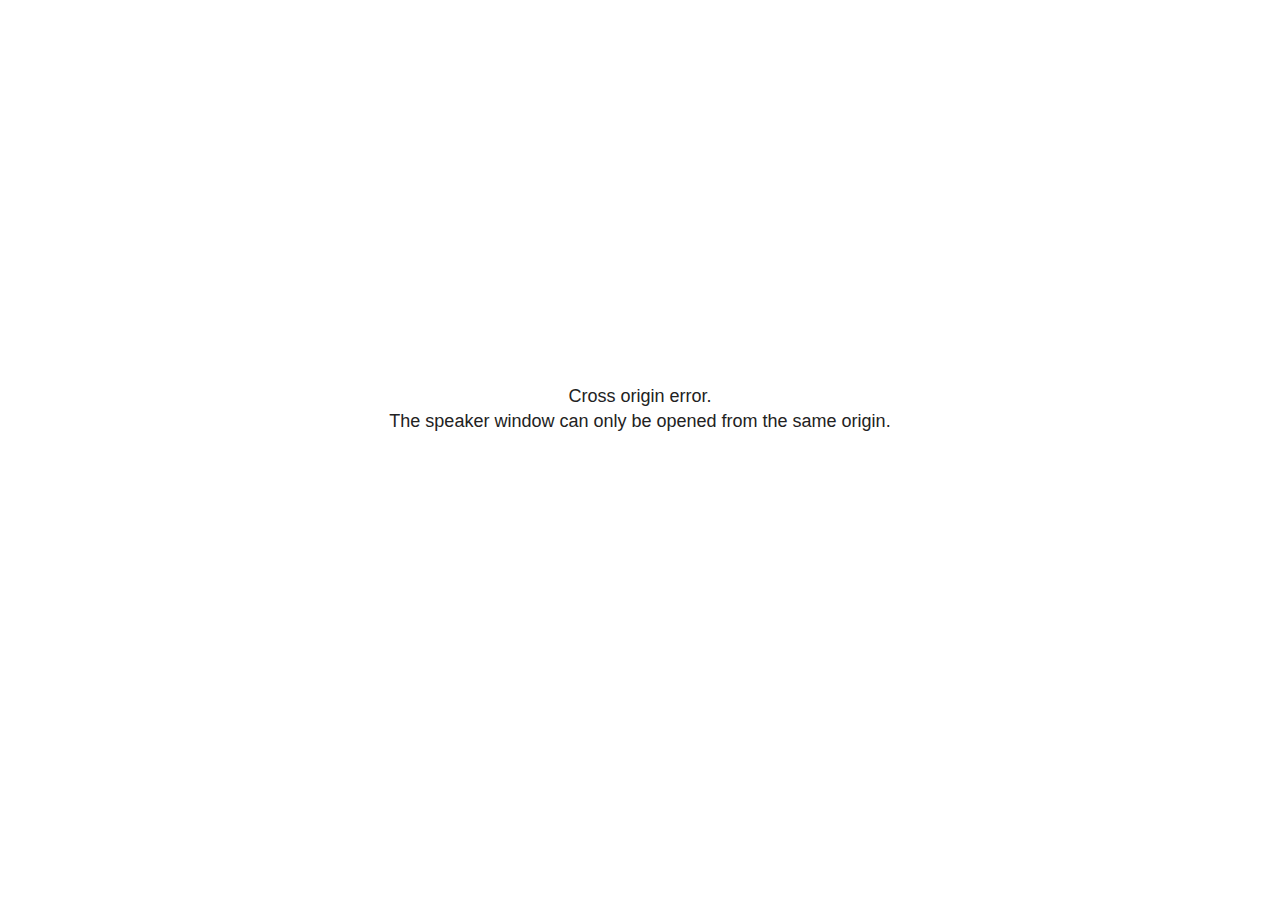
<file: docs/site_libs/revealjs/plugin/notes/speaker-view.html>
<!--
	NOTE: You need to build the notes plugin after making changes to this file.
-->
<html lang="en">
	<head>
		<meta charset="utf-8">

		<title>reveal.js - Speaker View</title>

		<style>
			body {
				font-family: Helvetica;
				font-size: 18px;
			}

			#current-slide,
			#upcoming-slide,
			#speaker-controls {
				padding: 6px;
				box-sizing: border-box;
				-moz-box-sizing: border-box;
			}

			#current-slide iframe,
			#upcoming-slide iframe {
				width: 100%;
				height: 100%;
				border: 1px solid #ddd;
			}

			#current-slide .label,
			#upcoming-slide .label {
				position: absolute;
				top: 10px;
				left: 10px;
				z-index: 2;
			}

			#connection-status {
				position: absolute;
				top: 0;
				left: 0;
				width: 100%;
				height: 100%;
				z-index: 20;
				padding: 30% 20% 20% 20%;
				font-size: 18px;
				color: #222;
				background: #fff;
				text-align: center;
				box-sizing: border-box;
				line-height: 1.4;
			}

			.overlay-element {
				height: 34px;
				line-height: 34px;
				padding: 0 10px;
				text-shadow: none;
				background: rgba( 220, 220, 220, 0.8 );
				color: #222;
				font-size: 14px;
			}

			.overlay-element.interactive:hover {
				background: rgba( 220, 220, 220, 1 );
			}

			#current-slide {
				position: absolute;
				width: 60%;
				height: 100%;
				top: 0;
				left: 0;
				padding-right: 0;
			}

			#upcoming-slide {
				position: absolute;
				width: 40%;
				height: 40%;
				right: 0;
				top: 0;
			}

			/* Speaker controls */
			#speaker-controls {
				position: absolute;
				top: 40%;
				right: 0;
				width: 40%;
				height: 60%;
				overflow: auto;
				font-size: 18px;
			}

				.speaker-controls-time.hidden,
				.speaker-controls-notes.hidden {
					display: none;
				}

				.speaker-controls-time .label,
				.speaker-controls-pace .label,
				.speaker-controls-notes .label {
					text-transform: uppercase;
					font-weight: normal;
					font-size: 0.66em;
					color: #666;
					margin: 0;
				}

				.speaker-controls-time, .speaker-controls-pace {
					border-bottom: 1px solid rgba( 200, 200, 200, 0.5 );
					margin-bottom: 10px;
					padding: 10px 16px;
					padding-bottom: 20px;
					cursor: pointer;
				}

				.speaker-controls-time .reset-button {
					opacity: 0;
					float: right;
					color: #666;
					text-decoration: none;
				}
				.speaker-controls-time:hover .reset-button {
					opacity: 1;
				}

				.speaker-controls-time .timer,
				.speaker-controls-time .clock {
					width: 50%;
				}

				.speaker-controls-time .timer,
				.speaker-controls-time .clock,
				.speaker-controls-time .pacing .hours-value,
				.speaker-controls-time .pacing .minutes-value,
				.speaker-controls-time .pacing .seconds-value {
					font-size: 1.9em;
				}

				.speaker-controls-time .timer {
					float: left;
				}

				.speaker-controls-time .clock {
					float: right;
					text-align: right;
				}

				.speaker-controls-time span.mute {
					opacity: 0.3;
				}

				.speaker-controls-time .pacing-title {
					margin-top: 5px;
				}

				.speaker-controls-time .pacing.ahead {
					color: blue;
				}

				.speaker-controls-time .pacing.on-track {
					color: green;
				}

				.speaker-controls-time .pacing.behind {
					color: red;
				}

				.speaker-controls-notes {
					padding: 10px 16px;
				}

				.speaker-controls-notes .value {
					margin-top: 5px;
					line-height: 1.4;
					font-size: 1.2em;
				}

			/* Layout selector */
			#speaker-layout {
				position: absolute;
				top: 10px;
				right: 10px;
				color: #222;
				z-index: 10;
			}
				#speaker-layout select {
					position: absolute;
					width: 100%;
					height: 100%;
					top: 0;
					left: 0;
					border: 0;
					box-shadow: 0;
					cursor: pointer;
					opacity: 0;

					font-size: 1em;
					background-color: transparent;

					-moz-appearance: none;
					-webkit-appearance: none;
					-webkit-tap-highlight-color: rgba(0, 0, 0, 0);
				}

				#speaker-layout select:focus {
					outline: none;
					box-shadow: none;
				}

			.clear {
				clear: both;
			}

			/* Speaker layout: Wide */
			body[data-speaker-layout="wide"] #current-slide,
			body[data-speaker-layout="wide"] #upcoming-slide {
				width: 50%;
				height: 45%;
				padding: 6px;
			}

			body[data-speaker-layout="wide"] #current-slide {
				top: 0;
				left: 0;
			}

			body[data-speaker-layout="wide"] #upcoming-slide {
				top: 0;
				left: 50%;
			}

			body[data-speaker-layout="wide"] #speaker-controls {
				top: 45%;
				left: 0;
				width: 100%;
				height: 50%;
				font-size: 1.25em;
			}

			/* Speaker layout: Tall */
			body[data-speaker-layout="tall"] #current-slide,
			body[data-speaker-layout="tall"] #upcoming-slide {
				width: 45%;
				height: 50%;
				padding: 6px;
			}

			body[data-speaker-layout="tall"] #current-slide {
				top: 0;
				left: 0;
			}

			body[data-speaker-layout="tall"] #upcoming-slide {
				top: 50%;
				left: 0;
			}

			body[data-speaker-layout="tall"] #speaker-controls {
				padding-top: 40px;
				top: 0;
				left: 45%;
				width: 55%;
				height: 100%;
				font-size: 1.25em;
			}

			/* Speaker layout: Notes only */
			body[data-speaker-layout="notes-only"] #current-slide,
			body[data-speaker-layout="notes-only"] #upcoming-slide {
				display: none;
			}

			body[data-speaker-layout="notes-only"] #speaker-controls {
				padding-top: 40px;
				top: 0;
				left: 0;
				width: 100%;
				height: 100%;
				font-size: 1.25em;
			}

			@media screen and (max-width: 1080px) {
				body[data-speaker-layout="default"] #speaker-controls {
					font-size: 16px;
				}
			}

			@media screen and (max-width: 900px) {
				body[data-speaker-layout="default"] #speaker-controls {
					font-size: 14px;
				}
			}

			@media screen and (max-width: 800px) {
				body[data-speaker-layout="default"] #speaker-controls {
					font-size: 12px;
				}
			}

		</style>
	</head>

	<body>

		<div id="connection-status">Loading speaker view...</div>

		<div id="current-slide"></div>
		<div id="upcoming-slide"><span class="overlay-element label">Upcoming</span></div>
		<div id="speaker-controls">
			<div class="speaker-controls-time">
				<h4 class="label">Time <span class="reset-button">Click to Reset</span></h4>
				<div class="clock">
					<span class="clock-value">0:00 AM</span>
				</div>
				<div class="timer">
					<span class="hours-value">00</span><span class="minutes-value">:00</span><span class="seconds-value">:00</span>
				</div>
				<div class="clear"></div>

				<h4 class="label pacing-title" style="display: none">Pacing – Time to finish current slide</h4>
				<div class="pacing" style="display: none">
					<span class="hours-value">00</span><span class="minutes-value">:00</span><span class="seconds-value">:00</span>
				</div>
			</div>

			<div class="speaker-controls-notes hidden">
				<h4 class="label">Notes</h4>
				<div class="value"></div>
			</div>
		</div>
		<div id="speaker-layout" class="overlay-element interactive">
			<span class="speaker-layout-label"></span>
			<select class="speaker-layout-dropdown"></select>
		</div>

		<script>

			(function() {

				var notes,
					notesValue,
					currentState,
					currentSlide,
					upcomingSlide,
					layoutLabel,
					layoutDropdown,
					pendingCalls = {},
					lastRevealApiCallId = 0,
					connected = false

				var connectionStatus = document.querySelector( '#connection-status' );

				var SPEAKER_LAYOUTS = {
					'default': 'Default',
					'wide': 'Wide',
					'tall': 'Tall',
					'notes-only': 'Notes only'
				};

				setupLayout();

				let openerOrigin;

				try {
					openerOrigin = window.opener.location.origin;
				}
				catch ( error ) { console.warn( error ) }

				// In order to prevent XSS, the speaker view will only run if its
				// opener has the same origin as itself
				if( window.location.origin !== openerOrigin ) {
					connectionStatus.innerHTML = 'Cross origin error.<br>The speaker window can only be opened from the same origin.';
					return;
				}

				var connectionTimeout = setTimeout( function() {
					connectionStatus.innerHTML = 'Error connecting to main window.<br>Please try closing and reopening the speaker view.';
				}, 5000 );

				window.addEventListener( 'message', function( event ) {

					// Validate the origin of all messages to avoid parsing messages
					// that aren't meant for us. Ignore when running off file:// so
					// that the speaker view continues to work without a web server.
					if( window.location.origin !== event.origin && window.location.origin !== 'file://' ) {
						return
					}

					clearTimeout( connectionTimeout );
					connectionStatus.style.display = 'none';

					var data = JSON.parse( event.data );

					// The overview mode is only useful to the reveal.js instance
					// where navigation occurs so we don't sync it
					if( data.state ) delete data.state.overview;

					// Messages sent by the notes plugin inside of the main window
					if( data && data.namespace === 'reveal-notes' ) {
						if( data.type === 'connect' ) {
							handleConnectMessage( data );
						}
						else if( data.type === 'state' ) {
							handleStateMessage( data );
						}
						else if( data.type === 'return' ) {
							pendingCalls[data.callId](data.result);
							delete pendingCalls[data.callId];
						}
					}
					// Messages sent by the reveal.js inside of the current slide preview
					else if( data && data.namespace === 'reveal' ) {
						if( /ready/.test( data.eventName ) ) {
							// Send a message back to notify that the handshake is complete
							window.opener.postMessage( JSON.stringify({ namespace: 'reveal-notes', type: 'connected'} ), '*' );
						}
						else if( /slidechanged|fragmentshown|fragmenthidden|paused|resumed/.test( data.eventName ) && currentState !== JSON.stringify( data.state ) ) {

							dispatchStateToMainWindow( data.state );

						}
					}

				} );

				/**
				 * Updates the presentation in the main window to match the state
				 * of the presentation in the notes window.
				 */
				const dispatchStateToMainWindow = debounce(( state ) => {
					window.opener.postMessage( JSON.stringify({ method: 'setState', args: [ state ]} ), '*' );
				}, 500);

				/**
				 * Asynchronously calls the Reveal.js API of the main frame.
				 */
				function callRevealApi( methodName, methodArguments, callback ) {

					var callId = ++lastRevealApiCallId;
					pendingCalls[callId] = callback;
					window.opener.postMessage( JSON.stringify( {
						namespace: 'reveal-notes',
						type: 'call',
						callId: callId,
						methodName: methodName,
						arguments: methodArguments
					} ), '*' );

				}

				/**
				 * Called when the main window is trying to establish a
				 * connection.
				 */
				function handleConnectMessage( data ) {

					if( connected === false ) {
						connected = true;

						setupIframes( data );
						setupKeyboard();
						setupNotes();
						setupTimer();
						setupHeartbeat();
					}

				}

				/**
				 * Called when the main window sends an updated state.
				 */
				function handleStateMessage( data ) {

					// Store the most recently set state to avoid circular loops
					// applying the same state
					currentState = JSON.stringify( data.state );

					// No need for updating the notes in case of fragment changes
					if ( data.notes ) {
						notes.classList.remove( 'hidden' );
						notesValue.style.whiteSpace = data.whitespace;
						if( data.markdown ) {
							notesValue.innerHTML = marked( data.notes );
						}
						else {
							notesValue.innerHTML = data.notes;
						}
					}
					else {
						notes.classList.add( 'hidden' );
					}

					// Update the note slides
					currentSlide.contentWindow.postMessage( JSON.stringify({ method: 'setState', args: [ data.state ] }), '*' );
					upcomingSlide.contentWindow.postMessage( JSON.stringify({ method: 'setState', args: [ data.state ] }), '*' );
					upcomingSlide.contentWindow.postMessage( JSON.stringify({ method: 'next' }), '*' );

				}

				// Limit to max one state update per X ms
				handleStateMessage = debounce( handleStateMessage, 200 );

				/**
				 * Forward keyboard events to the current slide window.
				 * This enables keyboard events to work even if focus
				 * isn't set on the current slide iframe.
				 *
				 * Block F5 default handling, it reloads and disconnects
				 * the speaker notes window.
				 */
				function setupKeyboard() {

					document.addEventListener( 'keydown', function( event ) {
						if( event.keyCode === 116 || ( event.metaKey && event.keyCode === 82 ) ) {
							event.preventDefault();
							return false;
						}
						currentSlide.contentWindow.postMessage( JSON.stringify({ method: 'triggerKey', args: [ event.keyCode ] }), '*' );
					} );

				}

				/**
				 * Creates the preview iframes.
				 */
				function setupIframes( data ) {

					var params = [
						'receiver',
						'progress=false',
						'history=false',
						'transition=none',
						'autoSlide=0',
						'backgroundTransition=none'
					].join( '&' );

					var urlSeparator = /\?/.test(data.url) ? '&' : '?';
					var hash = '#/' + data.state.indexh + '/' + data.state.indexv;
					var currentURL = data.url + urlSeparator + params + '&scrollActivationWidth=false&postMessageEvents=true' + hash;
					var upcomingURL = data.url + urlSeparator + params + '&scrollActivationWidth=false&controls=false' + hash;

					currentSlide = document.createElement( 'iframe' );
					currentSlide.setAttribute( 'width', 1280 );
					currentSlide.setAttribute( 'height', 1024 );
					currentSlide.setAttribute( 'src', currentURL );
					document.querySelector( '#current-slide' ).appendChild( currentSlide );

					upcomingSlide = document.createElement( 'iframe' );
					upcomingSlide.setAttribute( 'width', 640 );
					upcomingSlide.setAttribute( 'height', 512 );
					upcomingSlide.setAttribute( 'src', upcomingURL );
					document.querySelector( '#upcoming-slide' ).appendChild( upcomingSlide );

				}

				/**
				 * Setup the notes UI.
				 */
				function setupNotes() {

					notes = document.querySelector( '.speaker-controls-notes' );
					notesValue = document.querySelector( '.speaker-controls-notes .value' );

				}

				/**
				 * We send out a heartbeat at all times to ensure we can
				 * reconnect with the main presentation window after reloads.
				 */
				function setupHeartbeat() {

					setInterval( () => {
						window.opener.postMessage( JSON.stringify({ namespace: 'reveal-notes', type: 'heartbeat'} ), '*' );
					}, 1000 );

				}

				function getTimings( callback ) {

					callRevealApi( 'getSlidesAttributes', [], function ( slideAttributes ) {
						callRevealApi( 'getConfig', [], function ( config ) {
							var totalTime = config.totalTime;
							var minTimePerSlide = config.minimumTimePerSlide || 0;
							var defaultTiming = config.defaultTiming;
							if ((defaultTiming == null) && (totalTime == null)) {
								callback(null);
								return;
							}
							// Setting totalTime overrides defaultTiming
							if (totalTime) {
								defaultTiming = 0;
							}
							var timings = [];
							for ( var i in slideAttributes ) {
								var slide = slideAttributes[ i ];
								var timing = defaultTiming;
								if( slide.hasOwnProperty( 'data-timing' )) {
									var t = slide[ 'data-timing' ];
									timing = parseInt(t);
									if( isNaN(timing) ) {
										console.warn("Could not parse timing '" + t + "' of slide " + i + "; using default of " + defaultTiming);
										timing = defaultTiming;
									}
								}
								timings.push(timing);
							}
							if ( totalTime ) {
								// After we've allocated time to individual slides, we summarize it and
								// subtract it from the total time
								var remainingTime = totalTime - timings.reduce( function(a, b) { return a + b; }, 0 );
								// The remaining time is divided by the number of slides that have 0 seconds
								// allocated at the moment, giving the average time-per-slide on the remaining slides
								var remainingSlides = (timings.filter( function(x) { return x == 0 }) ).length
								var timePerSlide = Math.round( remainingTime / remainingSlides, 0 )
								// And now we replace every zero-value timing with that average
								timings = timings.map( function(x) { return (x==0 ? timePerSlide : x) } );
							}
							var slidesUnderMinimum = timings.filter( function(x) { return (x < minTimePerSlide) } ).length
							if ( slidesUnderMinimum ) {
								message = "The pacing time for " + slidesUnderMinimum + " slide(s) is under the configured minimum of " + minTimePerSlide + " seconds. Check the data-timing attribute on individual slides, or consider increasing the totalTime or minimumTimePerSlide configuration options (or removing some slides).";
								alert(message);
							}
							callback( timings );
						} );
					} );

				}

				/**
				 * Return the number of seconds allocated for presenting
				 * all slides up to and including this one.
				 */
				function getTimeAllocated( timings, callback ) {

					callRevealApi( 'getSlidePastCount', [], function ( currentSlide ) {
						var allocated = 0;
						for (var i in timings.slice(0, currentSlide + 1)) {
							allocated += timings[i];
						}
						callback( allocated );
					} );

				}

				/**
				 * Create the timer and clock and start updating them
				 * at an interval.
				 */
				function setupTimer() {

					var start = new Date(),
					timeEl = document.querySelector( '.speaker-controls-time' ),
					clockEl = timeEl.querySelector( '.clock-value' ),
					hoursEl = timeEl.querySelector( '.hours-value' ),
					minutesEl = timeEl.querySelector( '.minutes-value' ),
					secondsEl = timeEl.querySelector( '.seconds-value' ),
					pacingTitleEl = timeEl.querySelector( '.pacing-title' ),
					pacingEl = timeEl.querySelector( '.pacing' ),
					pacingHoursEl = pacingEl.querySelector( '.hours-value' ),
					pacingMinutesEl = pacingEl.querySelector( '.minutes-value' ),
					pacingSecondsEl = pacingEl.querySelector( '.seconds-value' );

					var timings = null;
					getTimings( function ( _timings ) {

						timings = _timings;
						if (_timings !== null) {
							pacingTitleEl.style.removeProperty('display');
							pacingEl.style.removeProperty('display');
						}

						// Update once directly
						_updateTimer();

						// Then update every second
						setInterval( _updateTimer, 1000 );

					} );


					function _resetTimer() {

						if (timings == null) {
							start = new Date();
							_updateTimer();
						}
						else {
							// Reset timer to beginning of current slide
							getTimeAllocated( timings, function ( slideEndTimingSeconds ) {
								var slideEndTiming = slideEndTimingSeconds * 1000;
								callRevealApi( 'getSlidePastCount', [], function ( currentSlide ) {
									var currentSlideTiming = timings[currentSlide] * 1000;
									var previousSlidesTiming = slideEndTiming - currentSlideTiming;
									var now = new Date();
									start = new Date(now.getTime() - previousSlidesTiming);
									_updateTimer();
								} );
							} );
						}

					}

					timeEl.addEventListener( 'click', function() {
						_resetTimer();
						return false;
					} );

					function _displayTime( hrEl, minEl, secEl, time) {

						var sign = Math.sign(time) == -1 ? "-" : "";
						time = Math.abs(Math.round(time / 1000));
						var seconds = time % 60;
						var minutes = Math.floor( time / 60 ) % 60 ;
						var hours = Math.floor( time / ( 60 * 60 )) ;
						hrEl.innerHTML = sign + zeroPadInteger( hours );
						if (hours == 0) {
							hrEl.classList.add( 'mute' );
						}
						else {
							hrEl.classList.remove( 'mute' );
						}
						minEl.innerHTML = ':' + zeroPadInteger( minutes );
						if (hours == 0 && minutes == 0) {
							minEl.classList.add( 'mute' );
						}
						else {
							minEl.classList.remove( 'mute' );
						}
						secEl.innerHTML = ':' + zeroPadInteger( seconds );
					}

					function _updateTimer() {

						var diff, hours, minutes, seconds,
						now = new Date();

						diff = now.getTime() - start.getTime();

						clockEl.innerHTML = now.toLocaleTimeString( 'en-US', { hour12: true, hour: '2-digit', minute:'2-digit' } );
						_displayTime( hoursEl, minutesEl, secondsEl, diff );
						if (timings !== null) {
							_updatePacing(diff);
						}

					}

					function _updatePacing(diff) {

						getTimeAllocated( timings, function ( slideEndTimingSeconds ) {
							var slideEndTiming = slideEndTimingSeconds * 1000;

							callRevealApi( 'getSlidePastCount', [], function ( currentSlide ) {
								var currentSlideTiming = timings[currentSlide] * 1000;
								var timeLeftCurrentSlide = slideEndTiming - diff;
								if (timeLeftCurrentSlide < 0) {
									pacingEl.className = 'pacing behind';
								}
								else if (timeLeftCurrentSlide < currentSlideTiming) {
									pacingEl.className = 'pacing on-track';
								}
								else {
									pacingEl.className = 'pacing ahead';
								}
								_displayTime( pacingHoursEl, pacingMinutesEl, pacingSecondsEl, timeLeftCurrentSlide );
							} );
						} );
					}

				}

				/**
				 * Sets up the speaker view layout and layout selector.
				 */
				function setupLayout() {

					layoutDropdown = document.querySelector( '.speaker-layout-dropdown' );
					layoutLabel = document.querySelector( '.speaker-layout-label' );

					// Render the list of available layouts
					for( var id in SPEAKER_LAYOUTS ) {
						var option = document.createElement( 'option' );
						option.setAttribute( 'value', id );
						option.textContent = SPEAKER_LAYOUTS[ id ];
						layoutDropdown.appendChild( option );
					}

					// Monitor the dropdown for changes
					layoutDropdown.addEventListener( 'change', function( event ) {

						setLayout( layoutDropdown.value );

					}, false );

					// Restore any currently persisted layout
					setLayout( getLayout() );

				}

				/**
				 * Sets a new speaker view layout. The layout is persisted
				 * in local storage.
				 */
				function setLayout( value ) {

					var title = SPEAKER_LAYOUTS[ value ];

					layoutLabel.innerHTML = 'Layout' + ( title ? ( ': ' + title ) : '' );
					layoutDropdown.value = value;

					document.body.setAttribute( 'data-speaker-layout', value );

					// Persist locally
					if( supportsLocalStorage() ) {
						window.localStorage.setItem( 'reveal-speaker-layout', value );
					}

				}

				/**
				 * Returns the ID of the most recently set speaker layout
				 * or our default layout if none has been set.
				 */
				function getLayout() {

					if( supportsLocalStorage() ) {
						var layout = window.localStorage.getItem( 'reveal-speaker-layout' );
						if( layout ) {
							return layout;
						}
					}

					// Default to the first record in the layouts hash
					for( var id in SPEAKER_LAYOUTS ) {
						return id;
					}

				}

				function supportsLocalStorage() {

					try {
						localStorage.setItem('test', 'test');
						localStorage.removeItem('test');
						return true;
					}
					catch( e ) {
						return false;
					}

				}

				function zeroPadInteger( num ) {

					var str = '00' + parseInt( num );
					return str.substring( str.length - 2 );

				}

				/**
				 * Limits the frequency at which a function can be called.
				 */
				function debounce( fn, ms ) {

					var lastTime = 0,
						timeout;

					return function() {

						var args = arguments;
						var context = this;

						clearTimeout( timeout );

						var timeSinceLastCall = Date.now() - lastTime;
						if( timeSinceLastCall > ms ) {
							fn.apply( context, args );
							lastTime = Date.now();
						}
						else {
							timeout = setTimeout( function() {
								fn.apply( context, args );
								lastTime = Date.now();
							}, ms - timeSinceLastCall );
						}

					}

				}

			})();

		</script>
	</body>
</html>
</file>
<file: docs/site_libs/quarto-html/tippy.css>
.tippy-box[data-animation=fade][data-state=hidden]{opacity:0}[data-tippy-root]{max-width:calc(100vw - 10px)}.tippy-box{position:relative;background-color:#333;color:#fff;border-radius:4px;font-size:14px;line-height:1.4;white-space:normal;outline:0;transition-property:transform,visibility,opacity}.tippy-box[data-placement^=top]>.tippy-arrow{bottom:0}.tippy-box[data-placement^=top]>.tippy-arrow:before{bottom:-7px;left:0;border-width:8px 8px 0;border-top-color:initial;transform-origin:center top}.tippy-box[data-placement^=bottom]>.tippy-arrow{top:0}.tippy-box[data-placement^=bottom]>.tippy-arrow:before{top:-7px;left:0;border-width:0 8px 8px;border-bottom-color:initial;transform-origin:center bottom}.tippy-box[data-placement^=left]>.tippy-arrow{right:0}.tippy-box[data-placement^=left]>.tippy-arrow:before{border-width:8px 0 8px 8px;border-left-color:initial;right:-7px;transform-origin:center left}.tippy-box[data-placement^=right]>.tippy-arrow{left:0}.tippy-box[data-placement^=right]>.tippy-arrow:before{left:-7px;border-width:8px 8px 8px 0;border-right-color:initial;transform-origin:center right}.tippy-box[data-inertia][data-state=visible]{transition-timing-function:cubic-bezier(.54,1.5,.38,1.11)}.tippy-arrow{width:16px;height:16px;color:#333}.tippy-arrow:before{content:"";position:absolute;border-color:transparent;border-style:solid}.tippy-content{position:relative;padding:5px 9px;z-index:1}
</file>
<file: docs/site_libs/quarto-html/quarto-syntax-highlighting-549806ee2085284f45b00abea8c6df48.css>
/* quarto syntax highlight colors */
:root {
  --quarto-hl-ot-color: #003B4F;
  --quarto-hl-at-color: #657422;
  --quarto-hl-ss-color: #20794D;
  --quarto-hl-an-color: #5E5E5E;
  --quarto-hl-fu-color: #4758AB;
  --quarto-hl-st-color: #20794D;
  --quarto-hl-cf-color: #003B4F;
  --quarto-hl-op-color: #5E5E5E;
  --quarto-hl-er-color: #AD0000;
  --quarto-hl-bn-color: #AD0000;
  --quarto-hl-al-color: #AD0000;
  --quarto-hl-va-color: #111111;
  --quarto-hl-bu-color: inherit;
  --quarto-hl-ex-color: inherit;
  --quarto-hl-pp-color: #AD0000;
  --quarto-hl-in-color: #5E5E5E;
  --quarto-hl-vs-color: #20794D;
  --quarto-hl-wa-color: #5E5E5E;
  --quarto-hl-do-color: #5E5E5E;
  --quarto-hl-im-color: #00769E;
  --quarto-hl-ch-color: #20794D;
  --quarto-hl-dt-color: #AD0000;
  --quarto-hl-fl-color: #AD0000;
  --quarto-hl-co-color: #5E5E5E;
  --quarto-hl-cv-color: #5E5E5E;
  --quarto-hl-cn-color: #8f5902;
  --quarto-hl-sc-color: #5E5E5E;
  --quarto-hl-dv-color: #AD0000;
  --quarto-hl-kw-color: #003B4F;
}

/* other quarto variables */
:root {
  --quarto-font-monospace: SFMono-Regular, Menlo, Monaco, Consolas, "Liberation Mono", "Courier New", monospace;
}

pre > code.sourceCode > span {
  color: #003B4F;
}

code span {
  color: #003B4F;
}

code.sourceCode > span {
  color: #003B4F;
}

div.sourceCode,
div.sourceCode pre.sourceCode {
  color: #003B4F;
}

code span.ot {
  color: #003B4F;
  font-style: inherit;
}

code span.at {
  color: #657422;
  font-style: inherit;
}

code span.ss {
  color: #20794D;
  font-style: inherit;
}

code span.an {
  color: #5E5E5E;
  font-style: inherit;
}

code span.fu {
  color: #4758AB;
  font-style: inherit;
}

code span.st {
  color: #20794D;
  font-style: inherit;
}

code span.cf {
  color: #003B4F;
  font-weight: bold;
  font-style: inherit;
}

code span.op {
  color: #5E5E5E;
  font-style: inherit;
}

code span.er {
  color: #AD0000;
  font-style: inherit;
}

code span.bn {
  color: #AD0000;
  font-style: inherit;
}

code span.al {
  color: #AD0000;
  font-style: inherit;
}

code span.va {
  color: #111111;
  font-style: inherit;
}

code span.bu {
  font-style: inherit;
}

code span.ex {
  font-style: inherit;
}

code span.pp {
  color: #AD0000;
  font-style: inherit;
}

code span.in {
  color: #5E5E5E;
  font-style: inherit;
}

code span.vs {
  color: #20794D;
  font-style: inherit;
}

code span.wa {
  color: #5E5E5E;
  font-style: italic;
}

code span.do {
  color: #5E5E5E;
  font-style: italic;
}

code span.im {
  color: #00769E;
  font-style: inherit;
}

code span.ch {
  color: #20794D;
  font-style: inherit;
}

code span.dt {
  color: #AD0000;
  font-style: inherit;
}

code span.fl {
  color: #AD0000;
  font-style: inherit;
}

code span.co {
  color: #5E5E5E;
  font-style: inherit;
}

code span.cv {
  color: #5E5E5E;
  font-style: italic;
}

code span.cn {
  color: #8f5902;
  font-style: inherit;
}

code span.sc {
  color: #5E5E5E;
  font-style: inherit;
}

code span.dv {
  color: #AD0000;
  font-style: inherit;
}

code span.kw {
  color: #003B4F;
  font-weight: bold;
  font-style: inherit;
}

.prevent-inlining {
  content: "</";
}

/*# sourceMappingURL=ae99138f4fbc2fb4c9f5e5cd69c22459.css.map */
</file>
<file: docs/styles.css>
/* css styles */
</file>
<file: docs/site_libs/htmltools-fill-0.5.8.1/fill.css>
@layer htmltools {
  .html-fill-container {
    display: flex;
    flex-direction: column;
    /* Prevent the container from expanding vertically or horizontally beyond its
    parent's constraints. */
    min-height: 0;
    min-width: 0;
  }
  .html-fill-container > .html-fill-item {
    /* Fill items can grow and shrink freely within
    available vertical space in fillable container */
    flex: 1 1 auto;
    min-height: 0;
    min-width: 0;
  }
  .html-fill-container > :not(.html-fill-item) {
    /* Prevent shrinking or growing of non-fill items */
    flex: 0 0 auto;
  }
}
</file>
<file: docs/site_libs/plotly-htmlwidgets-css-2.11.1/plotly-htmlwidgets.css>
/*
just here so that plotly works
correctly with ioslides.
see https://github.com/ropensci/plotly/issues/463
*/

slide:not(.current) .plotly.html-widget{
  display: none;
}
</file>
<file: docs/site_libs/crosstalk-1.2.1/css/crosstalk.min.css>
.container-fluid.crosstalk-bscols{margin-left:-30px;margin-right:-30px;white-space:normal}body>.container-fluid.crosstalk-bscols{margin-left:auto;margin-right:auto}.crosstalk-input-checkboxgroup .crosstalk-options-group .crosstalk-options-column{display:inline-block;padding-right:12px;vertical-align:top}@media only screen and (max-width: 480px){.crosstalk-input-checkboxgroup .crosstalk-options-group .crosstalk-options-column{display:block;padding-right:inherit}}.crosstalk-input{margin-bottom:15px}.crosstalk-input .control-label{margin-bottom:0;vertical-align:middle}.crosstalk-input input[type="checkbox"]{margin:4px 0 0;margin-top:1px;line-height:normal}.crosstalk-input .checkbox{position:relative;display:block;margin-top:10px;margin-bottom:10px}.crosstalk-input .checkbox>label{padding-left:20px;margin-bottom:0;font-weight:400;cursor:pointer}.crosstalk-input .checkbox input[type="checkbox"],.crosstalk-input .checkbox-inline input[type="checkbox"]{position:absolute;margin-top:2px;margin-left:-20px}.crosstalk-input .checkbox+.checkbox{margin-top:-5px}.crosstalk-input .checkbox-inline{position:relative;display:inline-block;padding-left:20px;margin-bottom:0;font-weight:400;vertical-align:middle;cursor:pointer}.crosstalk-input .checkbox-inline+.checkbox-inline{margin-top:0;margin-left:10px}
</file>
